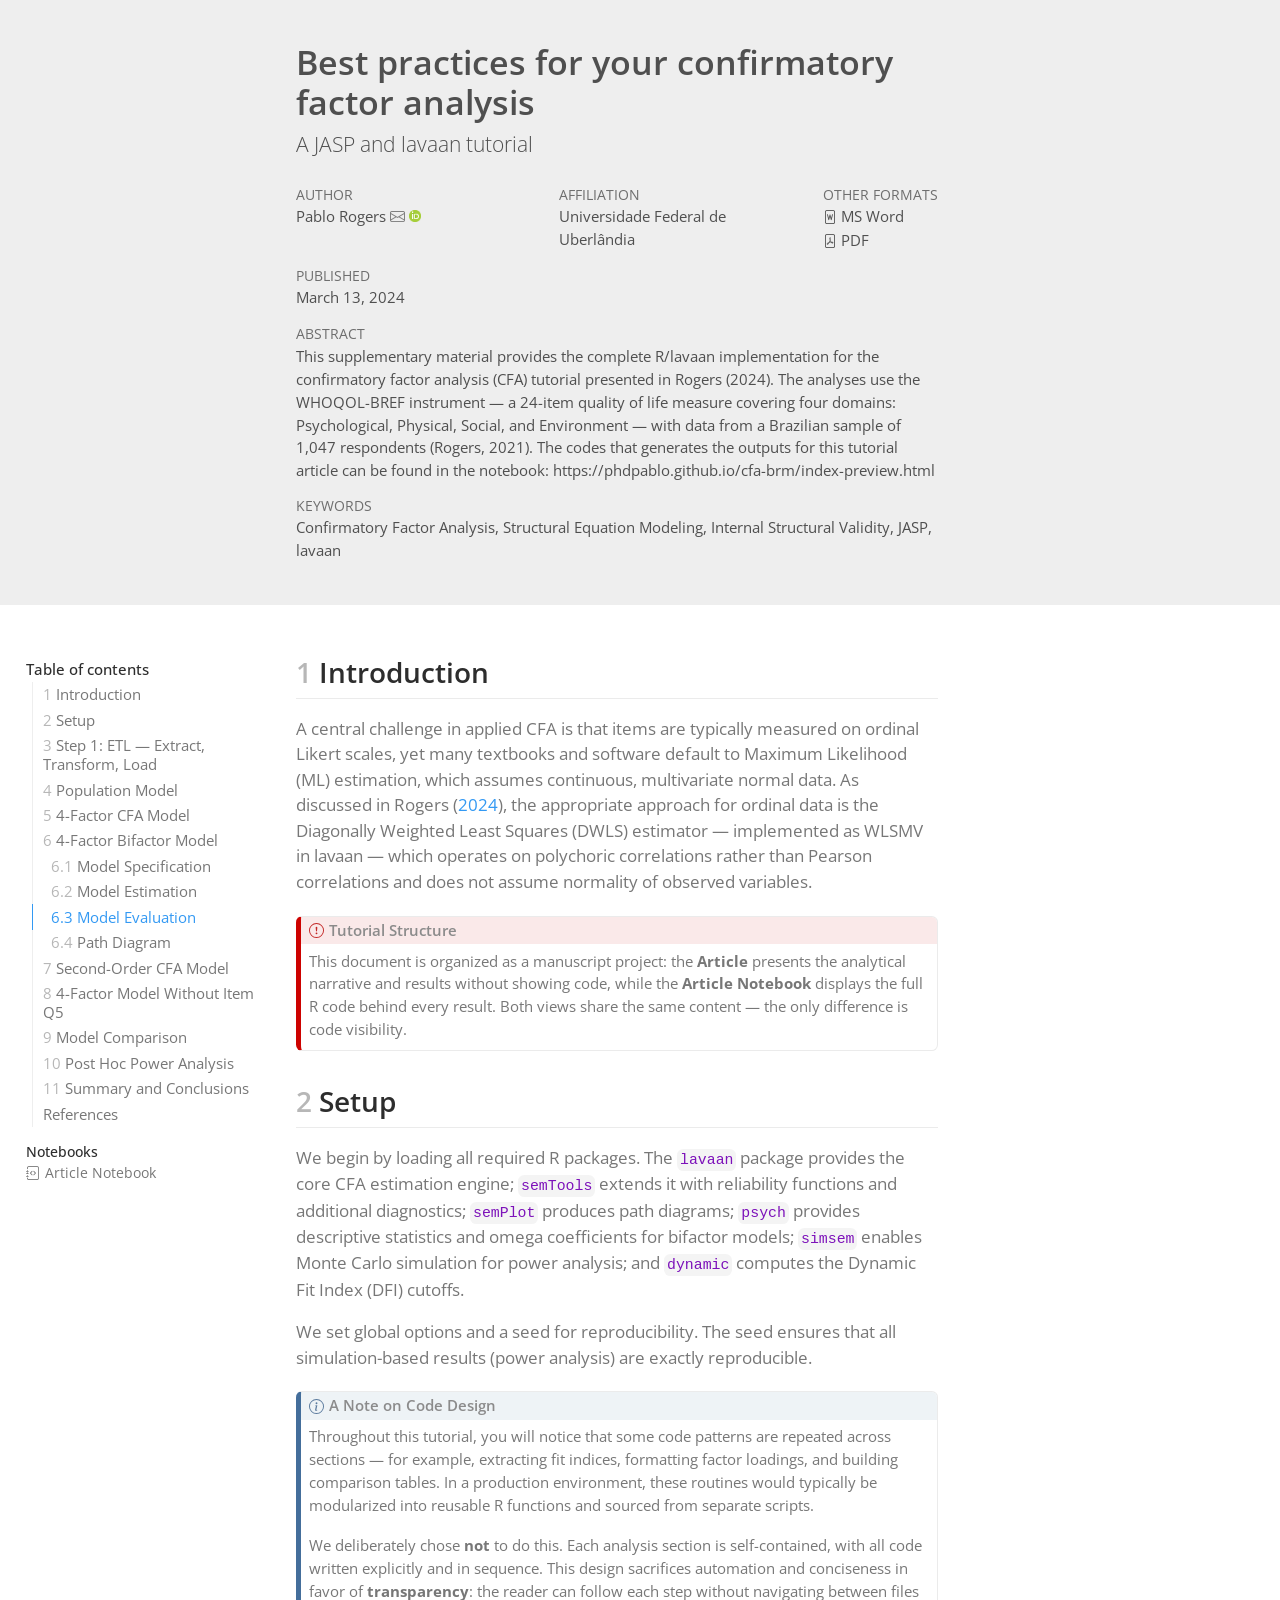
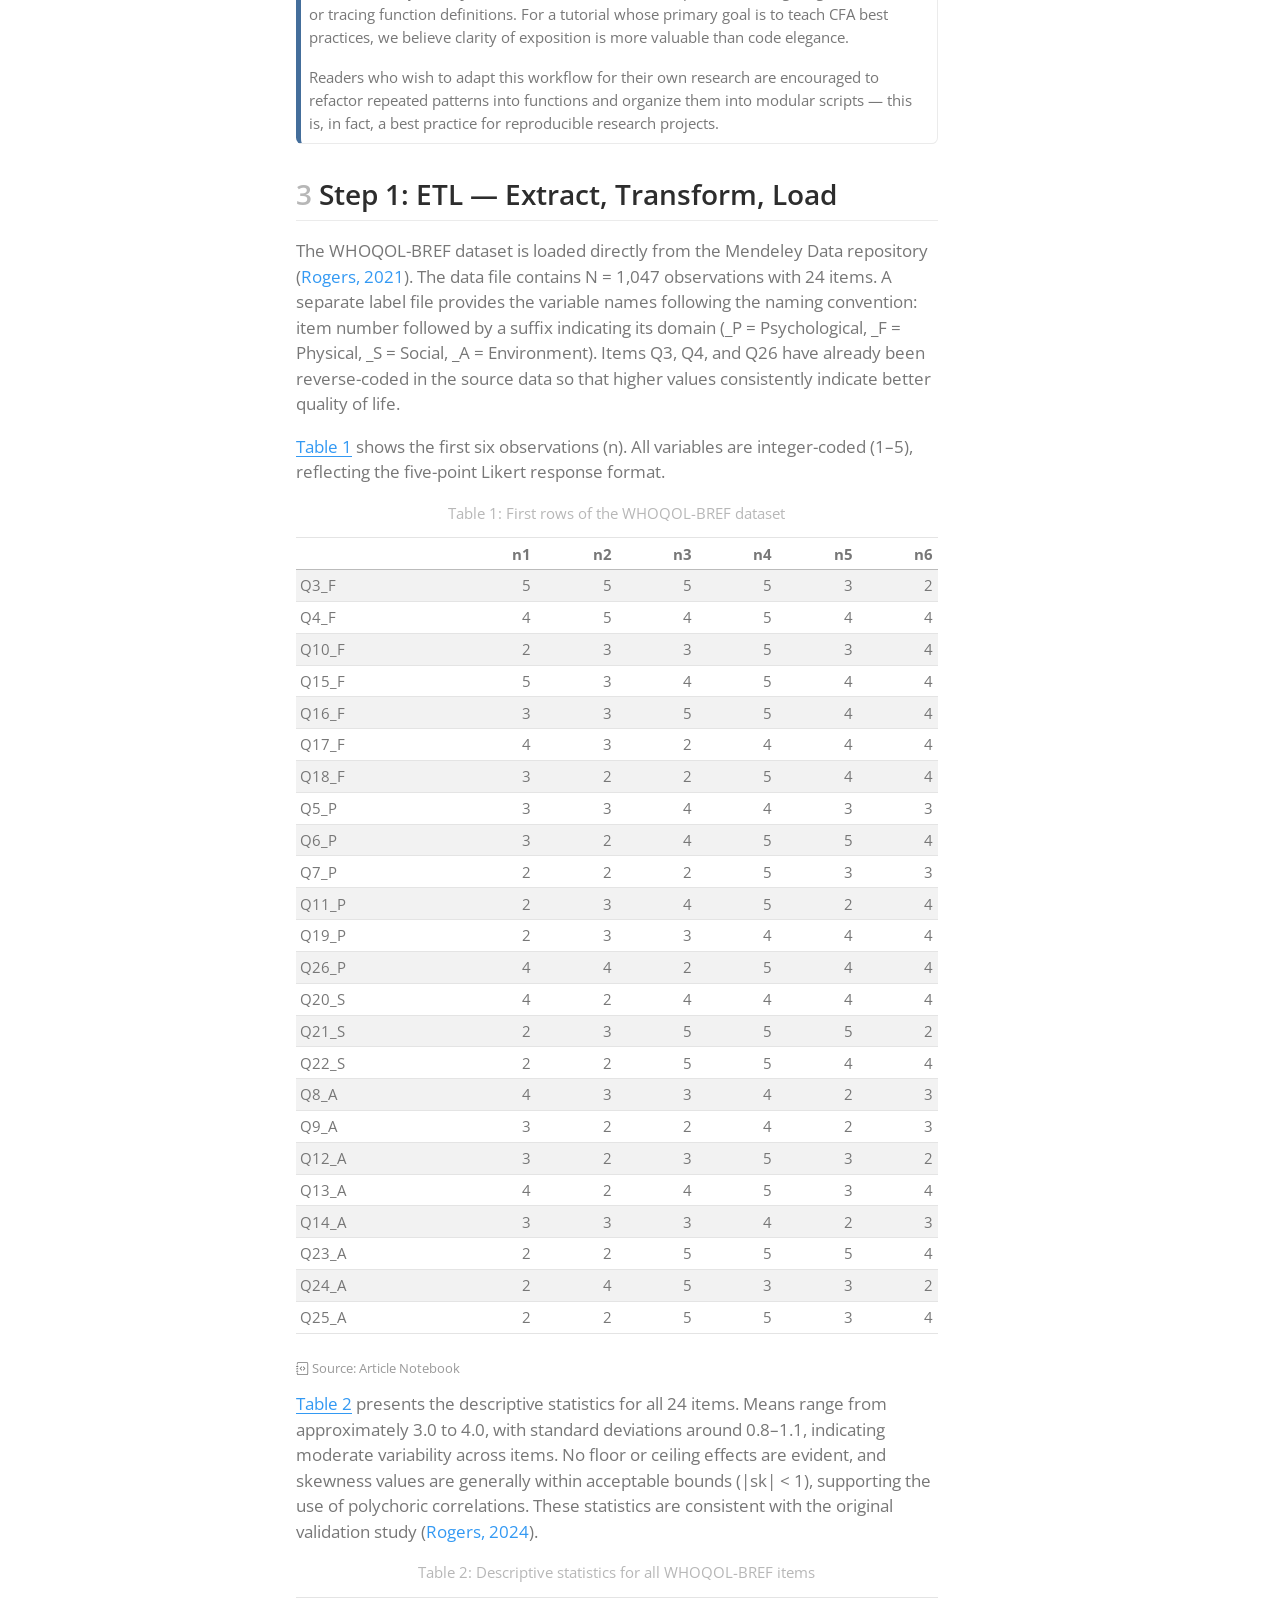
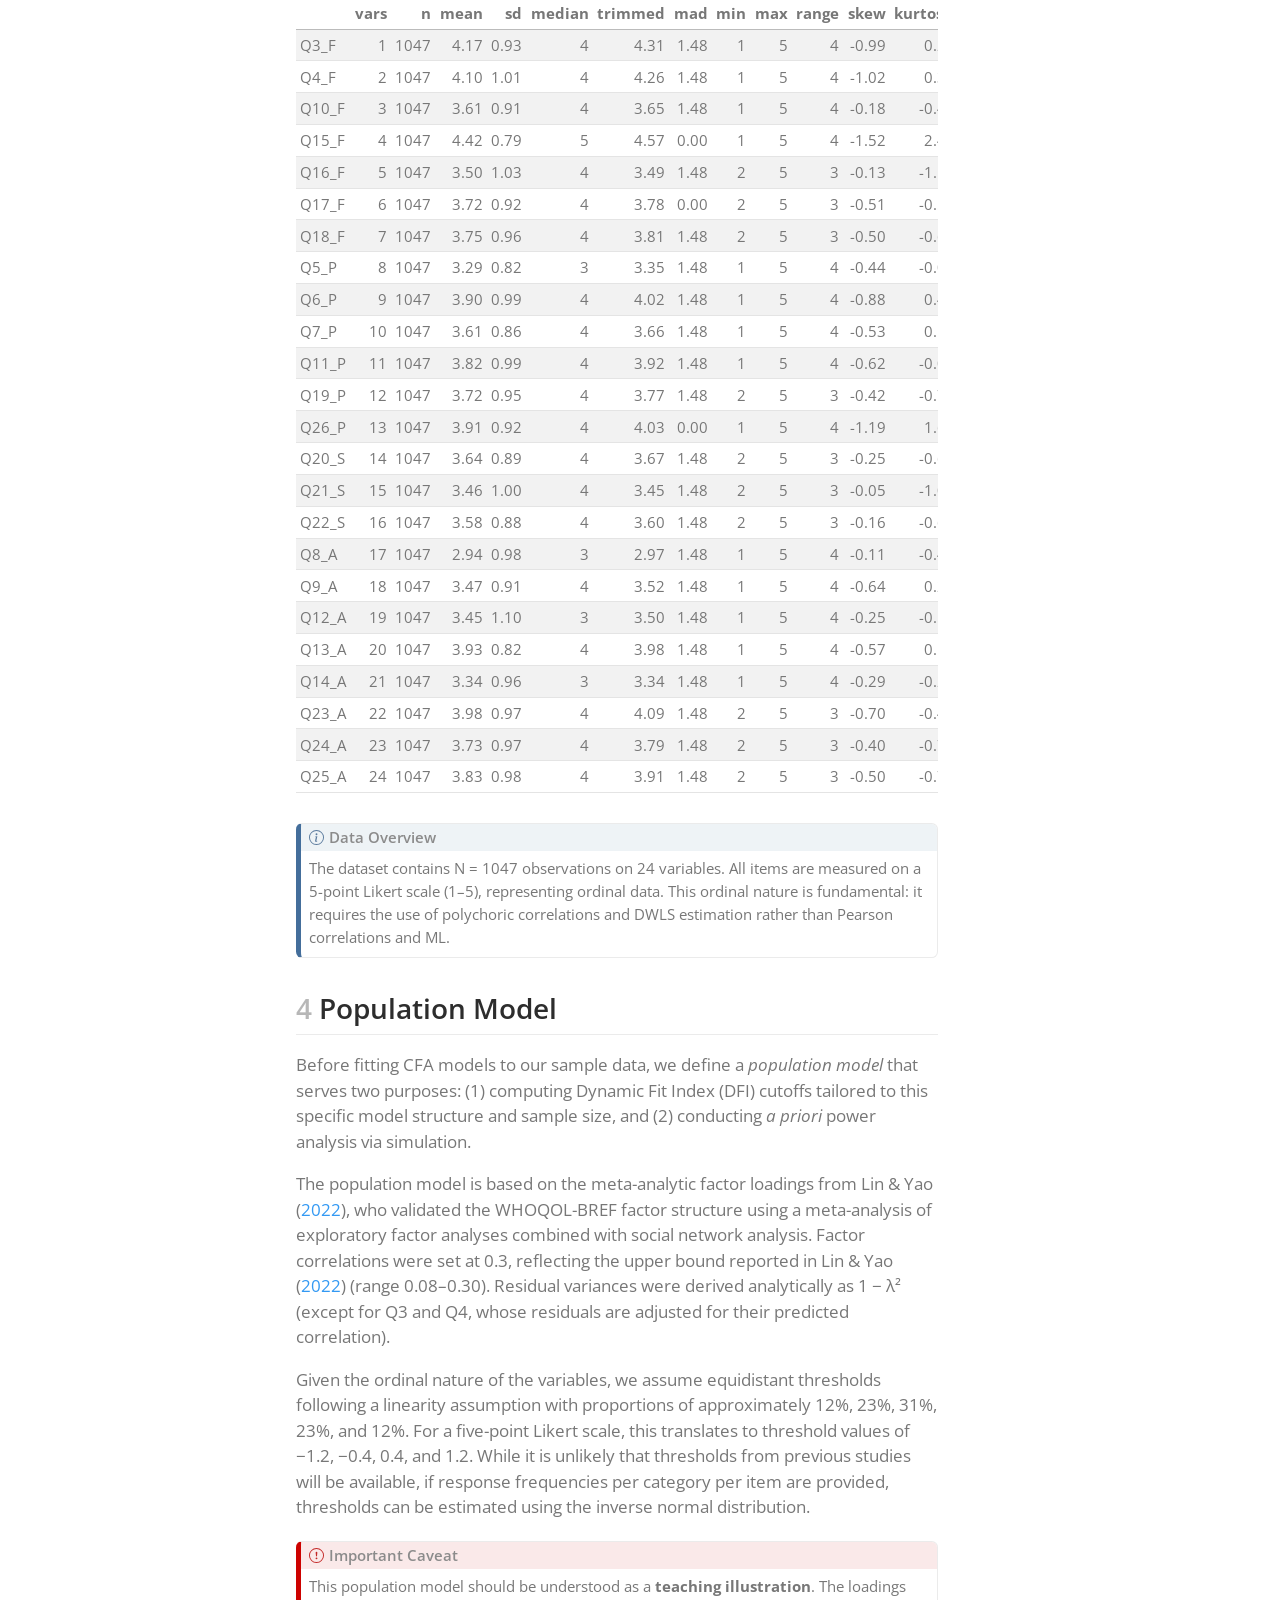
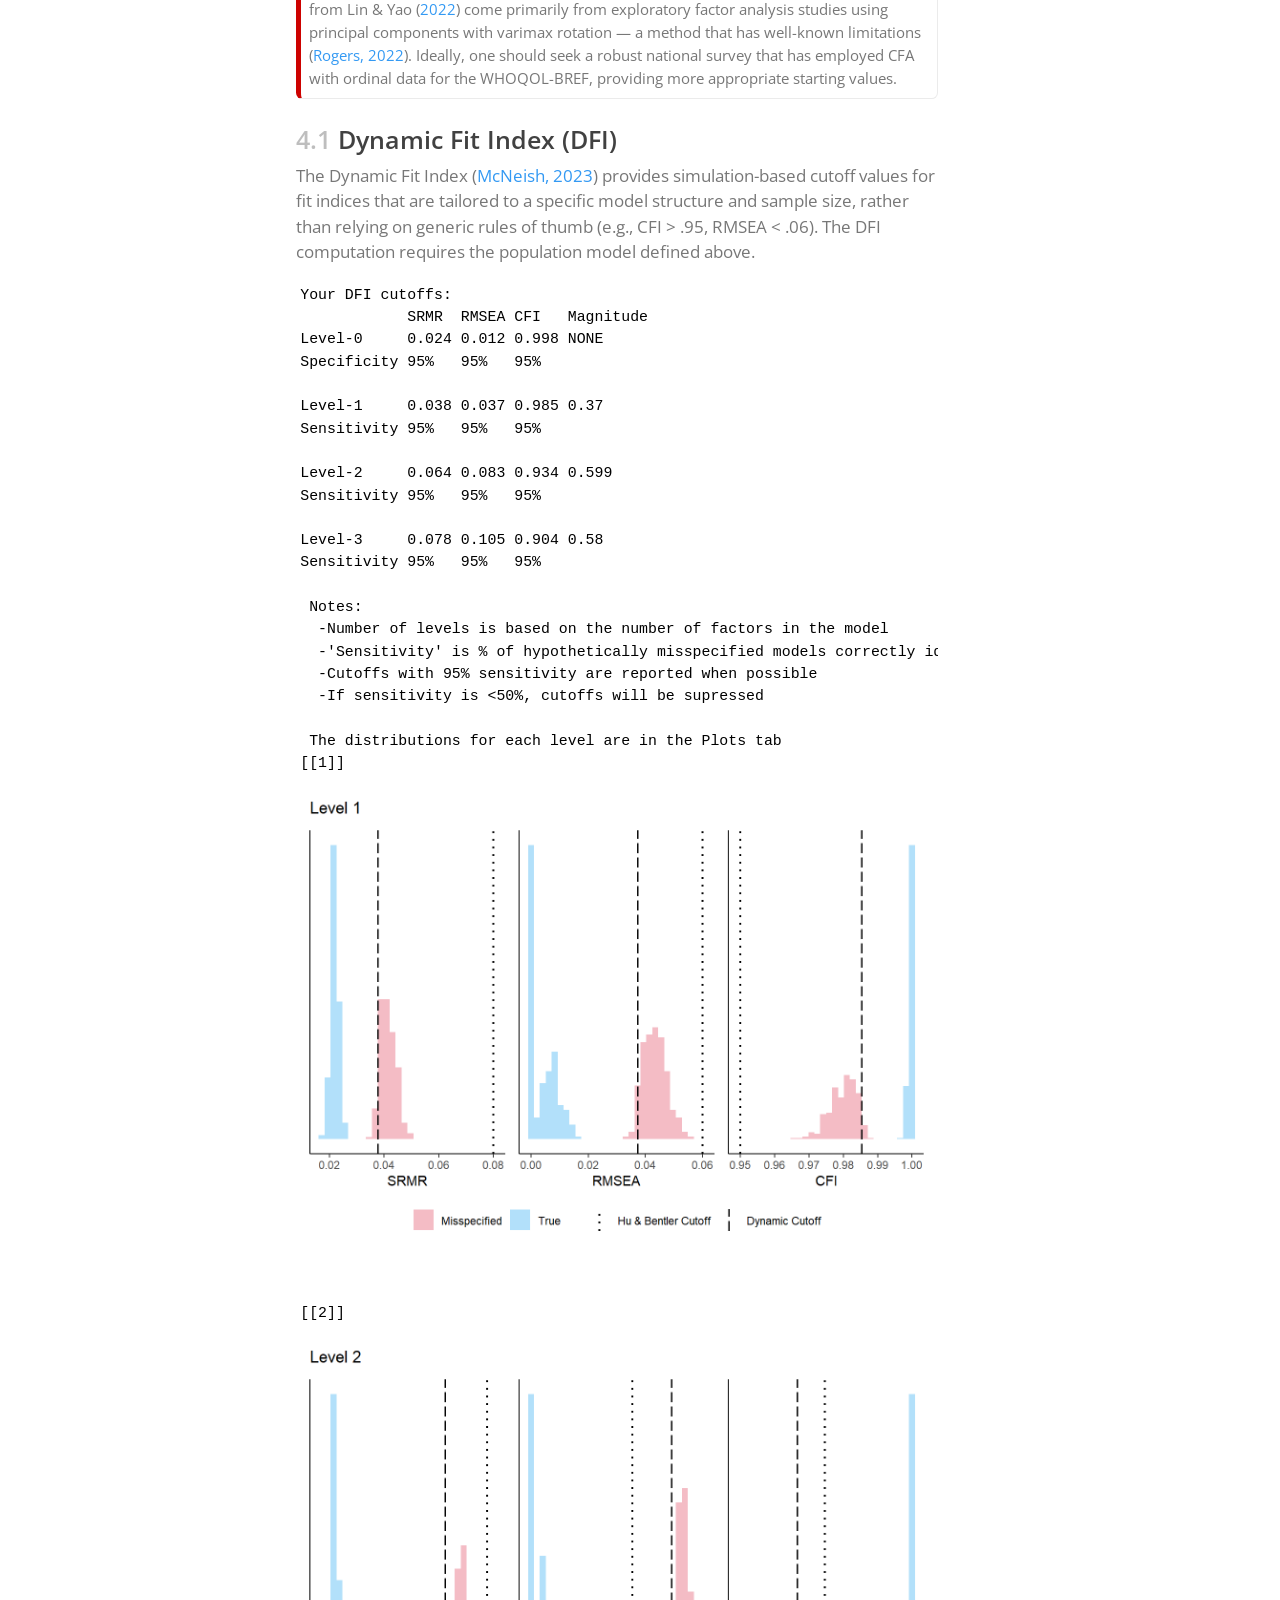
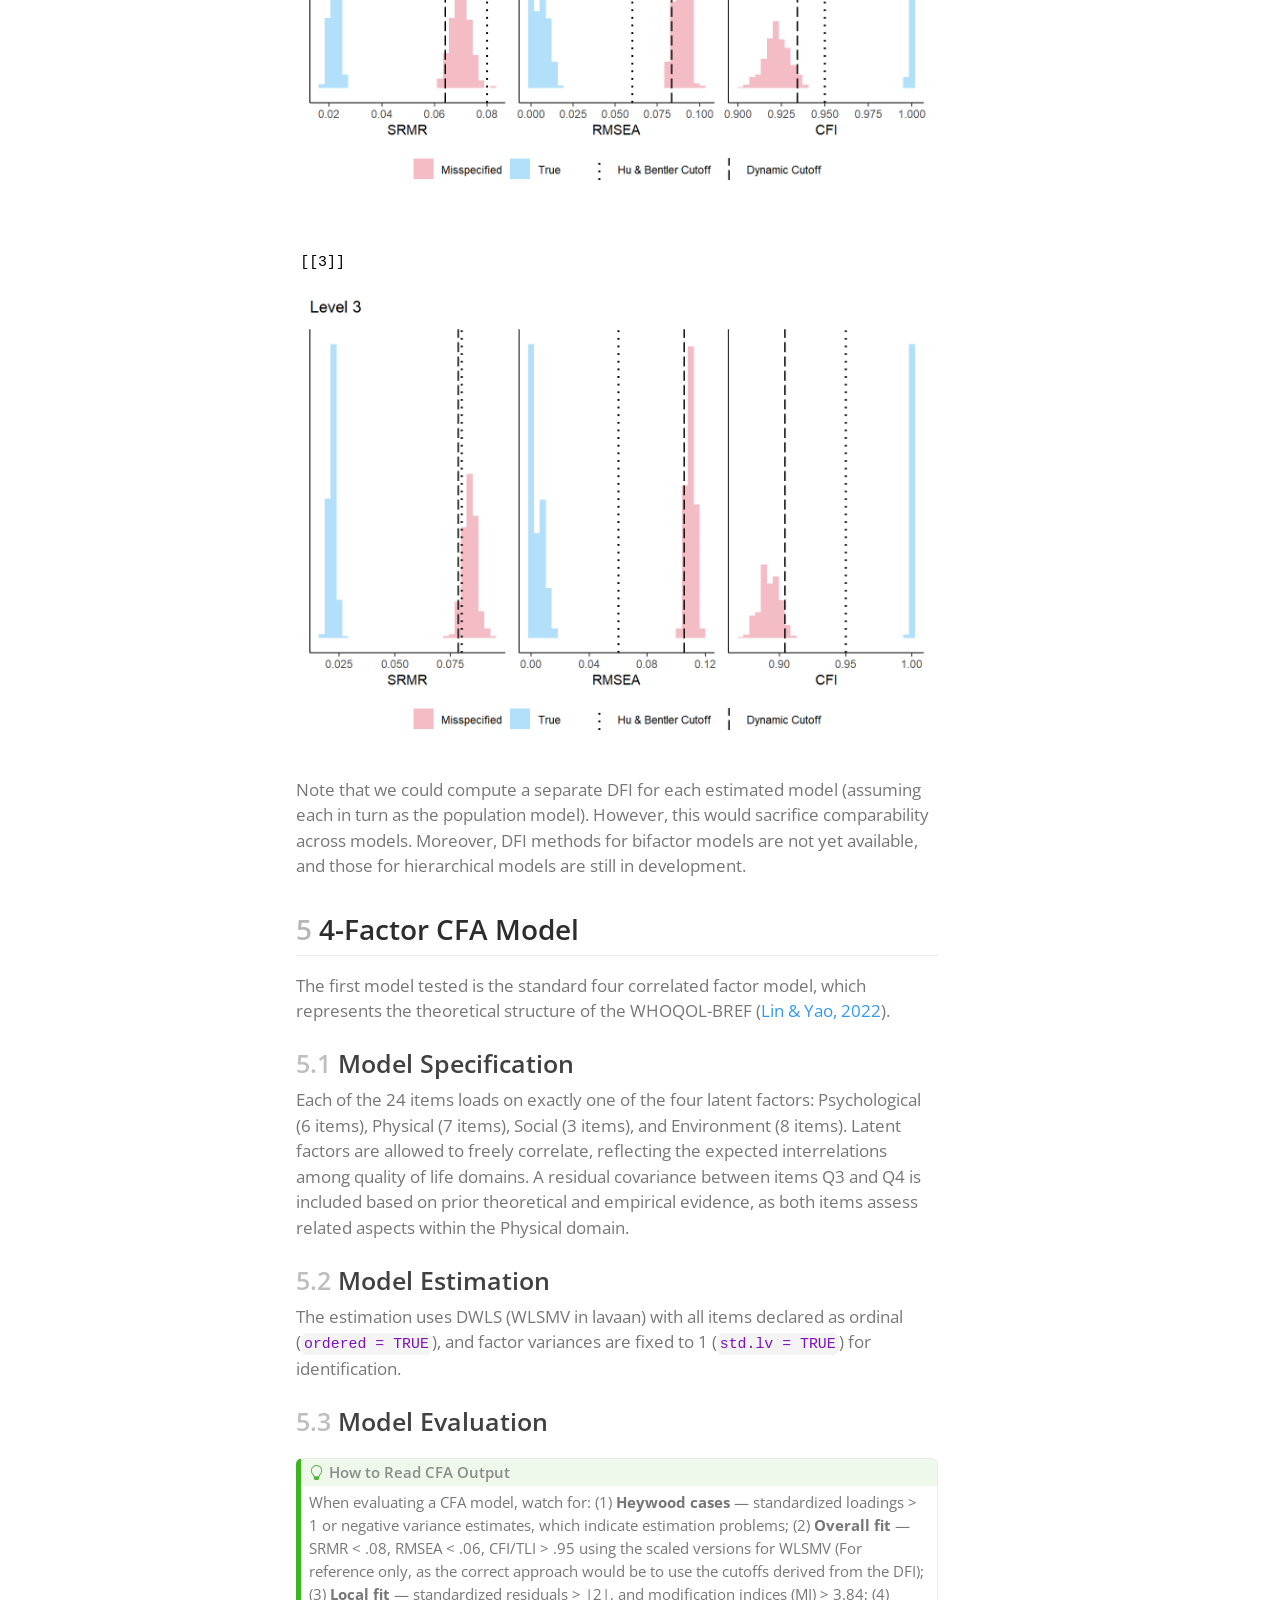
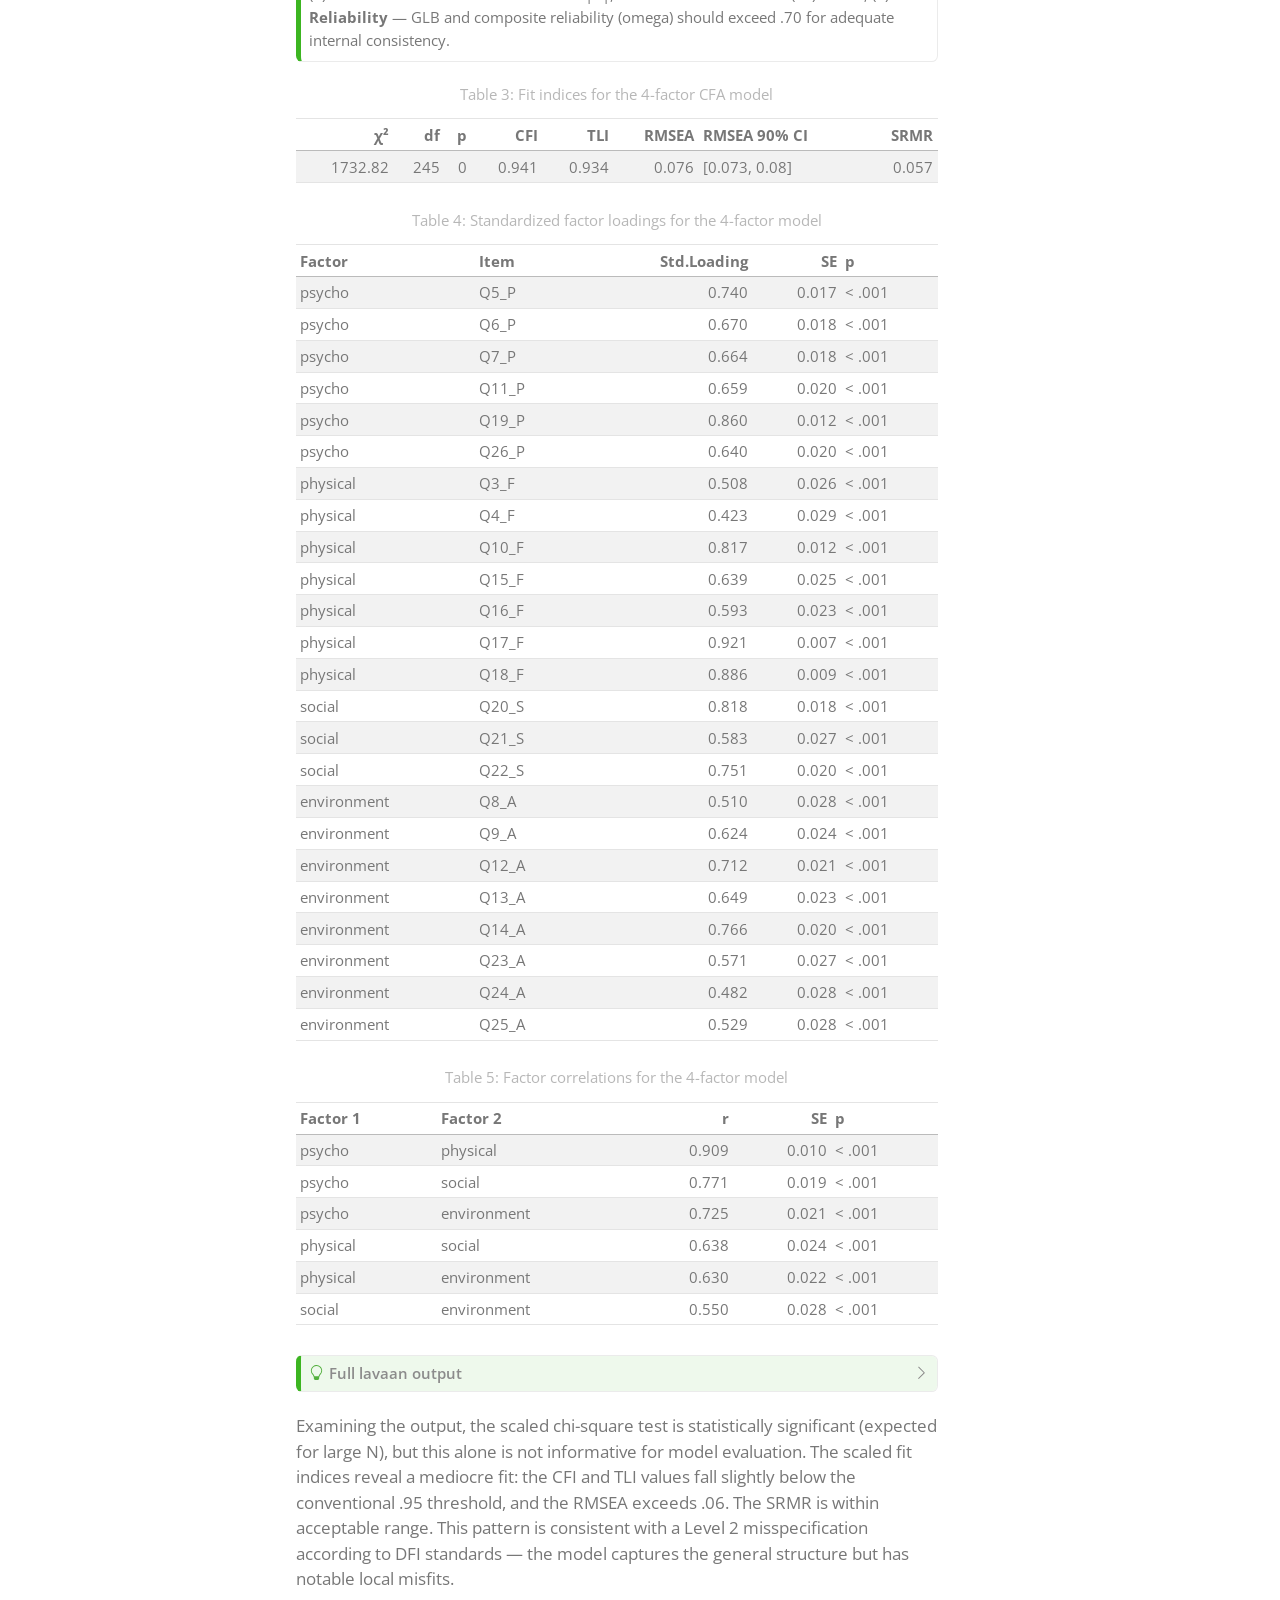
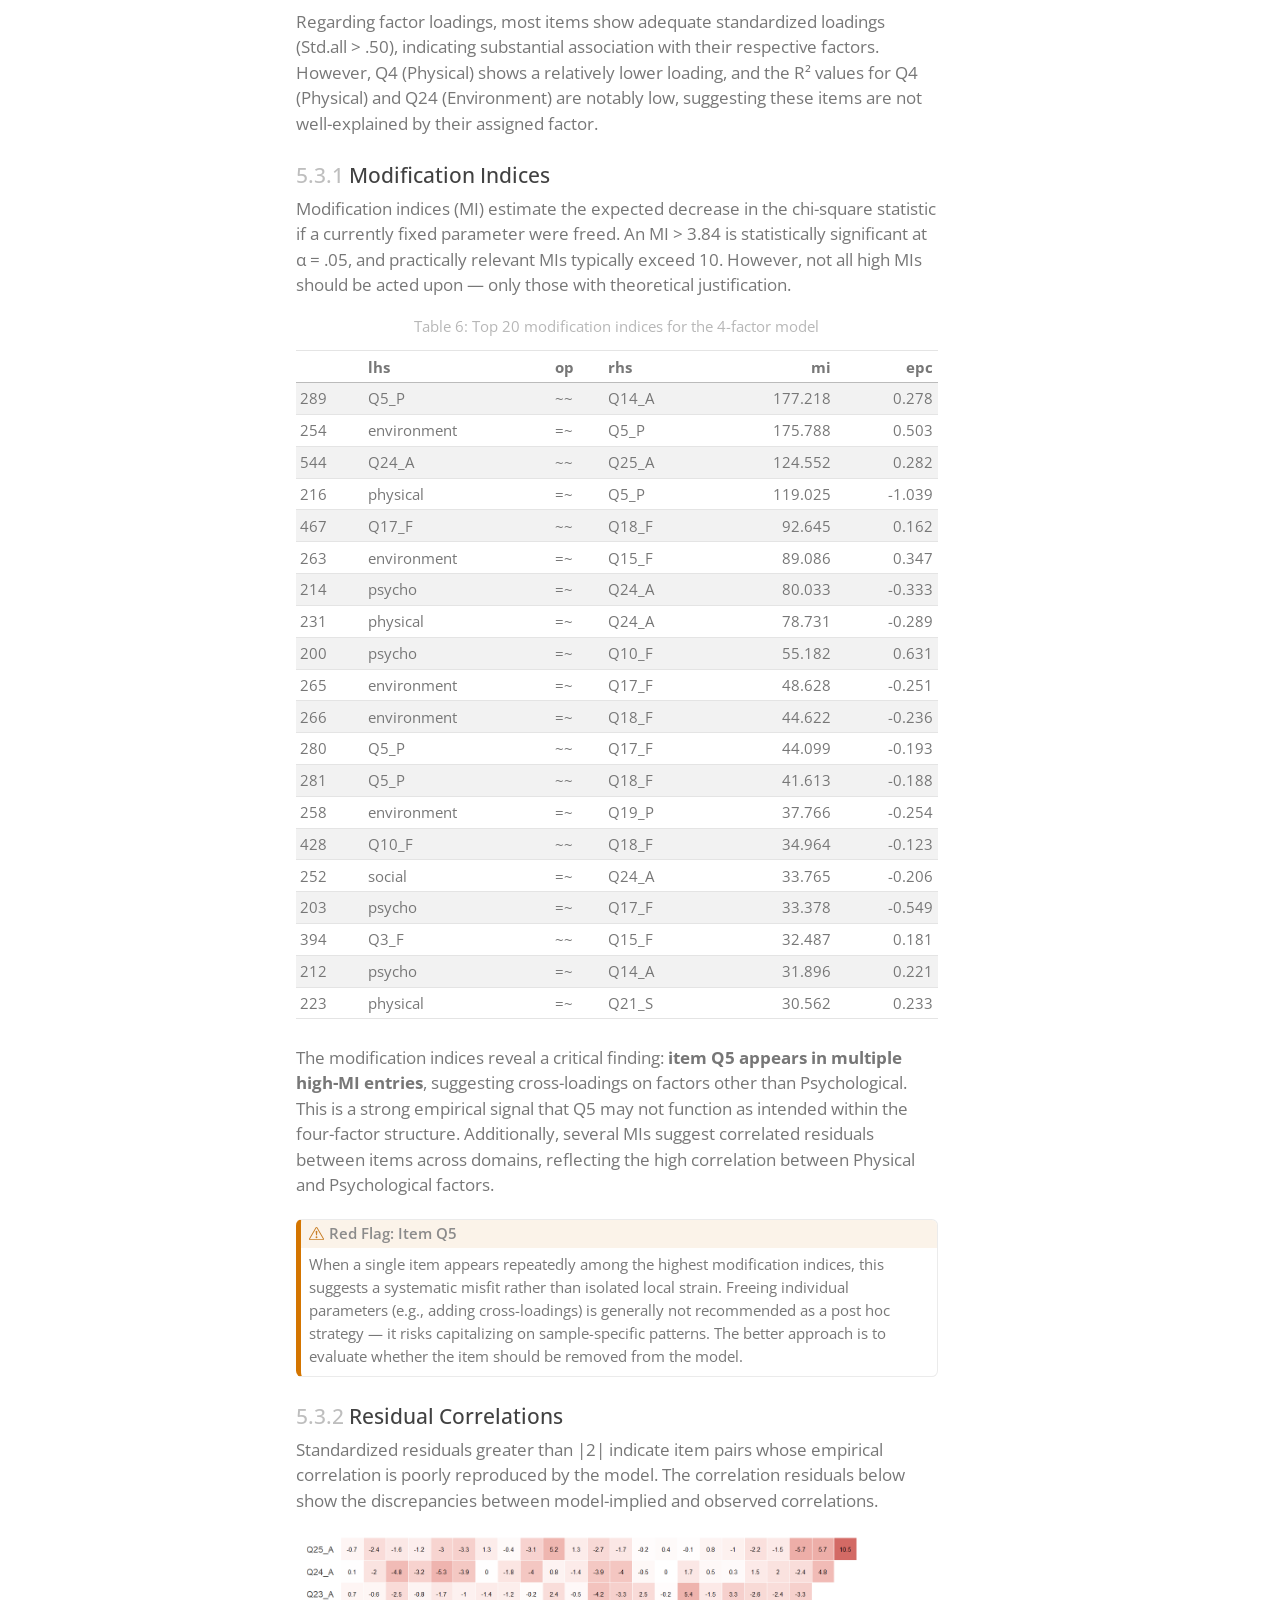
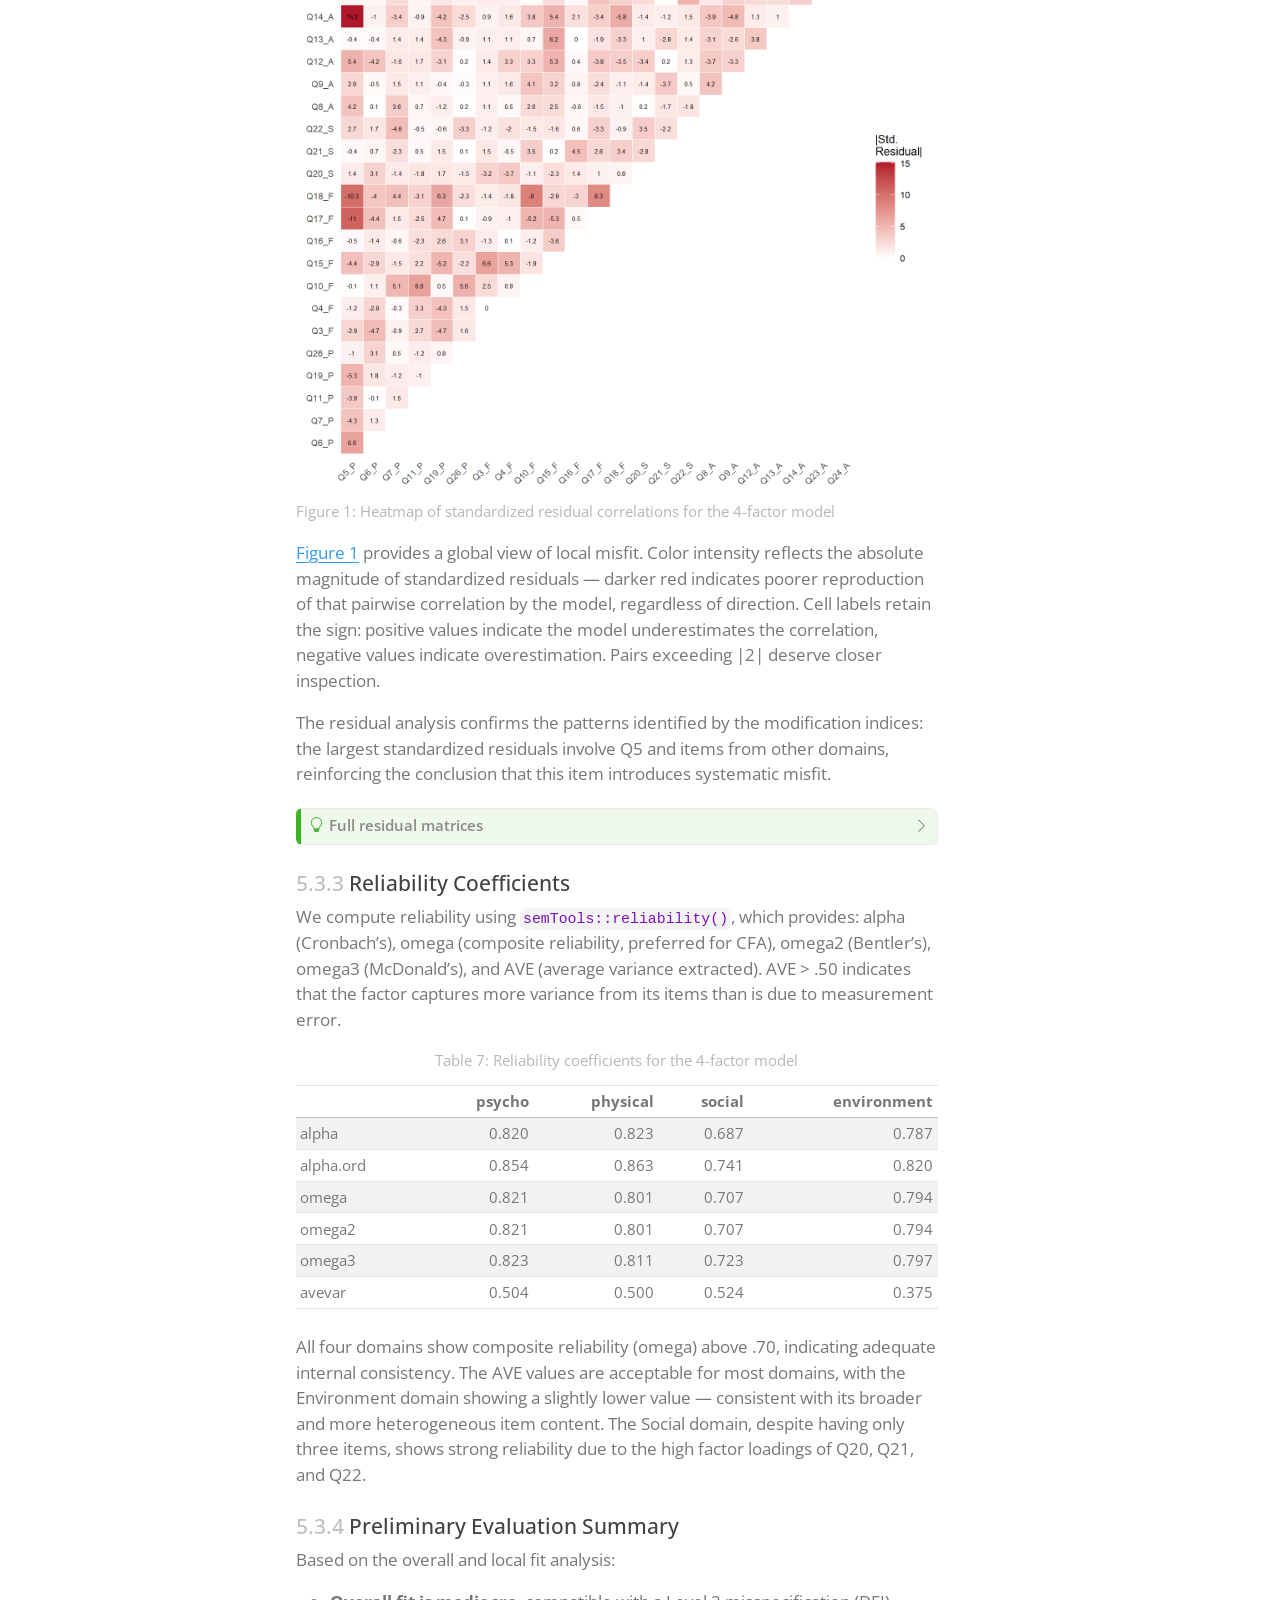
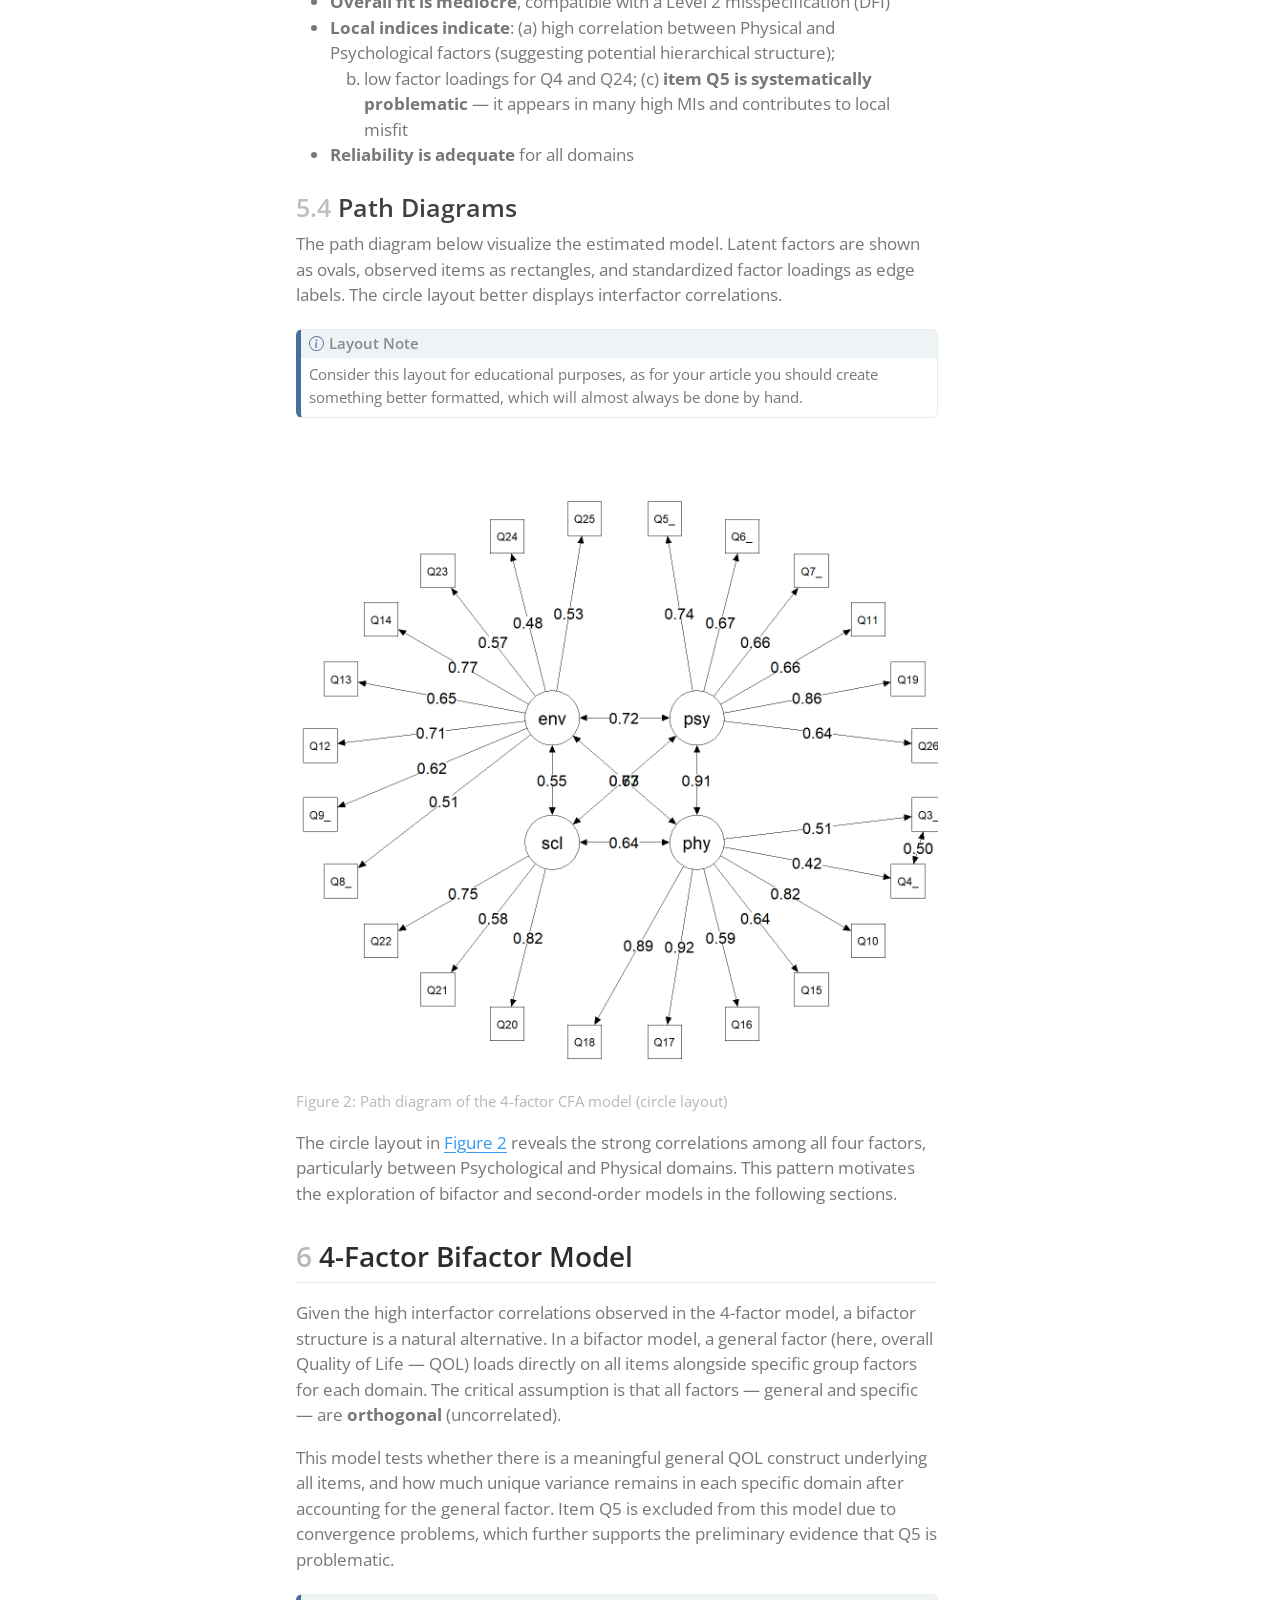
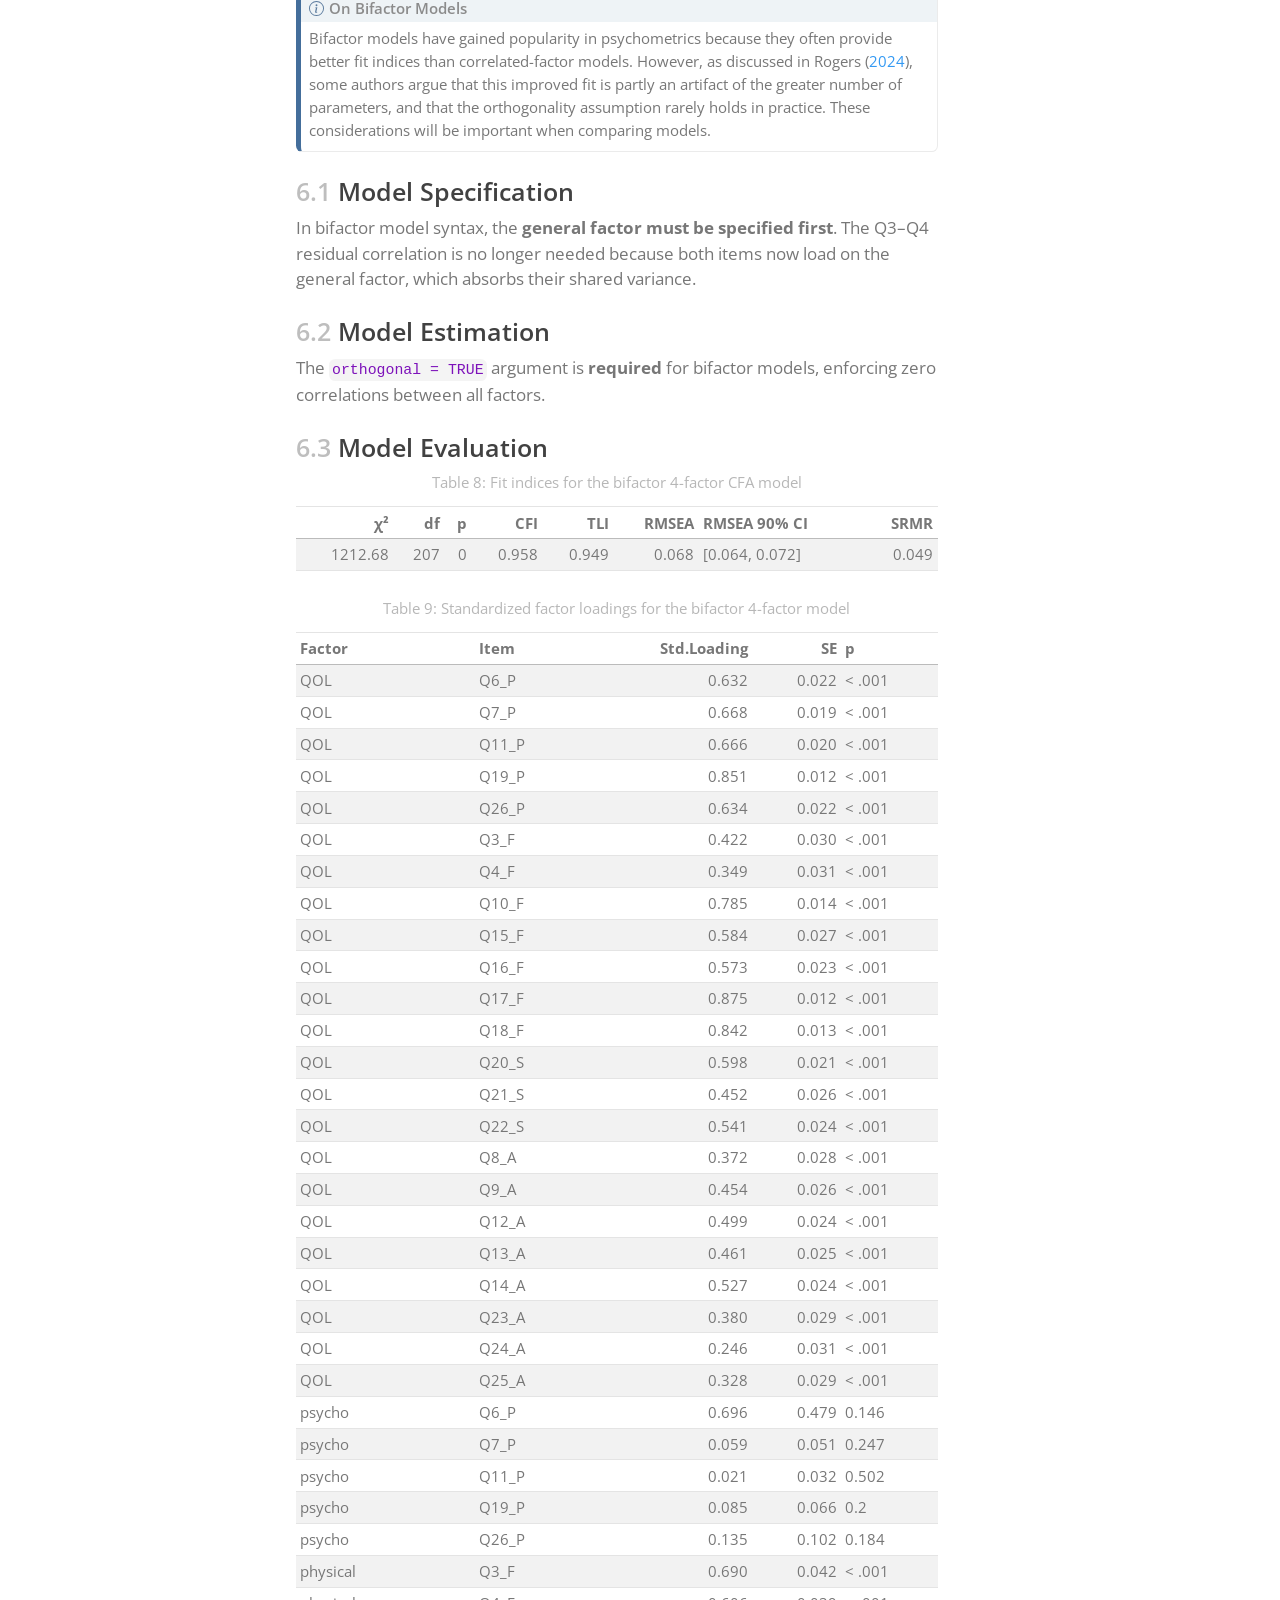
<file: docs/index.html>
<!DOCTYPE html>
<html xmlns="http://www.w3.org/1999/xhtml" lang="en" xml:lang="en"><head>

<meta charset="utf-8">
<meta name="generator" content="quarto-1.8.25">

<meta name="viewport" content="width=device-width, initial-scale=1.0, user-scalable=yes">

<meta name="author" content="Pablo Rogers">
<meta name="dcterms.date" content="2024-03-13">
<meta name="keywords" content="Confirmatory Factor Analysis, Structural Equation Modeling, Internal Structural Validity, JASP, lavaan">

<title>Best practices for your confirmatory factor analysis</title>
<style>
code{white-space: pre-wrap;}
span.smallcaps{font-variant: small-caps;}
div.columns{display: flex; gap: min(4vw, 1.5em);}
div.column{flex: auto; overflow-x: auto;}
div.hanging-indent{margin-left: 1.5em; text-indent: -1.5em;}
ul.task-list{list-style: none;}
ul.task-list li input[type="checkbox"] {
  width: 0.8em;
  margin: 0 0.8em 0.2em -1em; /* quarto-specific, see https://github.com/quarto-dev/quarto-cli/issues/4556 */ 
  vertical-align: middle;
}
/* CSS for syntax highlighting */
html { -webkit-text-size-adjust: 100%; }
pre > code.sourceCode { white-space: pre; position: relative; }
pre > code.sourceCode > span { display: inline-block; line-height: 1.25; }
pre > code.sourceCode > span:empty { height: 1.2em; }
.sourceCode { overflow: visible; }
code.sourceCode > span { color: inherit; text-decoration: inherit; }
div.sourceCode { margin: 1em 0; }
pre.sourceCode { margin: 0; }
@media screen {
div.sourceCode { overflow: auto; }
}
@media print {
pre > code.sourceCode { white-space: pre-wrap; }
pre > code.sourceCode > span { text-indent: -5em; padding-left: 5em; }
}
pre.numberSource code
  { counter-reset: source-line 0; }
pre.numberSource code > span
  { position: relative; left: -4em; counter-increment: source-line; }
pre.numberSource code > span > a:first-child::before
  { content: counter(source-line);
    position: relative; left: -1em; text-align: right; vertical-align: baseline;
    border: none; display: inline-block;
    -webkit-touch-callout: none; -webkit-user-select: none;
    -khtml-user-select: none; -moz-user-select: none;
    -ms-user-select: none; user-select: none;
    padding: 0 4px; width: 4em;
  }
pre.numberSource { margin-left: 3em;  padding-left: 4px; }
div.sourceCode
  {   }
@media screen {
pre > code.sourceCode > span > a:first-child::before { text-decoration: underline; }
}
/* CSS for citations */
div.csl-bib-body { }
div.csl-entry {
  clear: both;
  margin-bottom: 0em;
}
.hanging-indent div.csl-entry {
  margin-left:2em;
  text-indent:-2em;
}
div.csl-left-margin {
  min-width:2em;
  float:left;
}
div.csl-right-inline {
  margin-left:2em;
  padding-left:1em;
}
div.csl-indent {
  margin-left: 2em;
}</style>


<script src="site_libs/clipboard/clipboard.min.js"></script>
<script src="site_libs/quarto-html/quarto.js" type="module"></script>
<script src="site_libs/quarto-html/tabsets/tabsets.js" type="module"></script>
<script src="site_libs/quarto-html/axe/axe-check.js" type="module"></script>
<script src="site_libs/quarto-html/popper.min.js"></script>
<script src="site_libs/quarto-html/tippy.umd.min.js"></script>
<script src="site_libs/quarto-html/anchor.min.js"></script>
<link href="site_libs/quarto-html/tippy.css" rel="stylesheet">
<link href="site_libs/quarto-html/quarto-syntax-highlighting-7b89279ff1a6dce999919e0e67d4d9ec.css" rel="stylesheet" id="quarto-text-highlighting-styles">
<script src="site_libs/bootstrap/bootstrap.min.js"></script>
<link href="site_libs/bootstrap/bootstrap-icons.css" rel="stylesheet">
<link href="site_libs/bootstrap/bootstrap-e261b86ae15e22bf333780d8a72f25c9.min.css" rel="stylesheet" append-hash="true" id="quarto-bootstrap" data-mode="light">
<script src="site_libs/quarto-contrib/glightbox/glightbox.min.js"></script>
<link href="site_libs/quarto-contrib/glightbox/glightbox.min.css" rel="stylesheet">
<link href="site_libs/quarto-contrib/glightbox/lightbox.css" rel="stylesheet">
<script async="" src="https://hypothes.is/embed.js"></script>
<script>
  window.document.addEventListener("DOMContentLoaded", function (_event) {
    document.body.classList.add('hypothesis-enabled');
  });
</script>


<meta name="citation_title" content="Best practices for your confirmatory factor analysis">
<meta name="citation_abstract" content="This supplementary material provides the complete R/lavaan implementation for the confirmatory factor analysis (CFA) tutorial presented in @rogers2024. The analyses use the WHOQOL-BREF instrument — a 24-item quality of life measure covering four domains: Psychological, Physical, Social, and Environment — with data from a Brazilian sample of 1,047 respondents [@rogers2021]. The codes that generates the outputs for this tutorial article can be found in the notebook: [https://phdpablo.github.io/cfa-brm/index-preview.html](https://phdpablo.github.io/cfa-brm/index-preview.html)
">
<meta name="citation_keywords" content="Confirmatory Factor Analysis,Structural Equation Modeling,Internal Structural Validity,JASP,lavaan">
<meta name="citation_author" content="Pablo Rogers">
<meta name="citation_publication_date" content="2024-03-13">
<meta name="citation_cover_date" content="2024-03-13">
<meta name="citation_year" content="2024">
<meta name="citation_online_date" content="2024-03-13">
<meta name="citation_language" content="en">
<meta name="citation_reference" content="citation_title=Dynamic Fit Index Cutoffs for Factor Analysis with Likert, Ordinal, or Binary Responses;,citation_author=Daniel McNeish;,citation_publication_date=2023;,citation_cover_date=2023;,citation_year=2023;,citation_fulltext_html_url=https://doi.org/10.31234/osf.io/tp35s;,citation_journal_title=PsyArXiv Preprints;,citation_publisher=Arizona State University;">
<meta name="citation_reference" content="citation_title=Best Practices for Your Confirmatory Factor Analysis: A JASP and Lavaan Tutorial;,citation_author=Pablo Rogers;,citation_publication_date=2024-03-13;,citation_cover_date=2024-03-13;,citation_year=2024;,citation_fulltext_html_url=https://link.springer.com/10.3758/s13428-024-02375-7;,citation_doi=10.3758/s13428-024-02375-7;,citation_issn=1554-3528;,citation_language=en-US;,citation_journal_title=Behavior Research Methods;,citation_journal_abbrev=Behav Res;">
<meta name="citation_reference" content="citation_title=Validation of the Factor Structure of the WHOQOL-BREF Using Meta-Analysis of Exploration Factor Analysis and Social Network Analysis.;,citation_author=Li-Chung Lin;,citation_author=Grace Yao;,citation_publication_date=2022-07;,citation_cover_date=2022-07;,citation_year=2022;,citation_fulltext_html_url=http://doi.apa.org/getdoi.cfm?doi=10.1037/pas0001122;,citation_issue=7;,citation_doi=10.1037/pas0001122;,citation_issn=1939-134X;,citation_volume=34;,citation_journal_title=Psychological Assessment;,citation_publisher=American Psychological Association (APA);">
<meta name="citation_reference" content="citation_title=Best Practices for Your Exploratory Factor Analysis: A Factor Tutorial;,citation_abstract=Context: Exploratory factor analysis (EFA) is one of the statistical methods most widely used in administration; however, its current practice coexists with rules of thumb and heuristics given half a century ago. Objective: the purpose of this article is to present the best practices and recent recommendations for a typical EFA in administration through a practical solution accessible to researchers. Methods: in this sense, in addition to discussing current practices versus recommended practices, a tutorial with real data on Factor is illustrated. The Factor software is still little known in the administration area, but is freeware, easy-to-use (point and click), and powerful. The step-by-step tutorial illustrated in the article, in addition to the discussions raised and an additional example, is also available in the format of tutorial videos. Conclusion: through the proposed didactic methodology (article-tutorial + video-tutorial), we encourage researchers/methodologists who have mastered a particular technique to do the same. Specifically about EFA, we hope that the presentation of the Factor software, as a first solution, can transcend the current outdated rules of thumb and heuristics, by making best practices accessible to administration researchers.;,citation_author=Pablo Rogers;,citation_publication_date=2022;,citation_cover_date=2022;,citation_year=2022;,citation_fulltext_html_url=https://www.scielo.br/j/rac/a/RL4bNh4w36J9shFHWSvsFDC/;,citation_issue=6;,citation_doi=10.1590/1982-7849rac2022210085.en;,citation_issn=1982-7849;,citation_volume=26;,citation_journal_title=Revista de Administração Contemporânea;">
<meta name="citation_reference" content="citation_title=Data for &amp;amp;amp;quot;Best Practices for Your Exploratory Factor Analysis: A Factor Tutorial&amp;quot;;,citation_author=Pablo Rogers;,citation_publication_date=2021;,citation_cover_date=2021;,citation_year=2021;,citation_fulltext_html_url=https://data.mendeley.com/datasets/rdky78bk8r/2;,citation_doi=10.17632/rdky78bk8r.2;,citation_journal_title=RAC-Revista de Administração Contemporânea;,citation_publisher=Mendeley Data, V2;">
</head>

<body class="quarto-light">

<header id="title-block-header" class="quarto-title-block default toc-left page-columns page-full">
  <div class="quarto-title-banner page-columns page-full">
    <div class="quarto-title column-body">
      <h1 class="title">Best practices for your confirmatory factor analysis</h1>
            <p class="subtitle lead">A JASP and lavaan tutorial</p>
          </div>

    
    <div class="quarto-title-meta-container">
      <div class="quarto-title-meta-column-start">
            <div class="quarto-title-meta-author">
          <div class="quarto-title-meta-heading">Author</div>
          <div class="quarto-title-meta-heading">Affiliation</div>
          
                <div class="quarto-title-meta-contents">
            <p class="author">Pablo Rogers <a href="mailto:pablorogers@ufu.br" class="quarto-title-author-email"><i class="bi bi-envelope"></i></a> <a href="https://orcid.org/0000-0002-0093-3834" class="quarto-title-author-orcid"> <img src="[data-uri]"></a></p>
          </div>
                <div class="quarto-title-meta-contents">
                    <p class="affiliation">
                        Universidade Federal de Uberlândia
                      </p>
                  </div>
                    </div>
        
        <div class="quarto-title-meta">

                      
                <div>
            <div class="quarto-title-meta-heading">Published</div>
            <div class="quarto-title-meta-contents">
              <p class="date">March 13, 2024</p>
            </div>
          </div>
          
                
              </div>
      </div>
      <div class="quarto-title-meta-column-end quarto-other-formats-target">
      <div class="quarto-alternate-formats"><div class="quarto-title-meta-heading">Other Formats</div><div class="quarto-title-meta-contents"><p><a href="index.docx"><i class="bi bi-file-word"></i>MS Word</a></p></div><div class="quarto-title-meta-contents"><p><a href="index.pdf"><i class="bi bi-file-pdf"></i>PDF</a></p></div></div></div>
    </div>

    <div>
      <div class="abstract">
        <div class="block-title">Abstract</div>
        <p>This supplementary material provides the complete R/lavaan implementation for the confirmatory factor analysis (CFA) tutorial presented in <span class="citation" data-cites="rogers2024">Rogers (<a href="#ref-rogers2024" role="doc-biblioref">2024</a>)</span>. The analyses use the WHOQOL-BREF instrument — a 24-item quality of life measure covering four domains: Psychological, Physical, Social, and Environment — with data from a Brazilian sample of 1,047 respondents <span class="citation" data-cites="rogers2021">(<a href="#ref-rogers2021" role="doc-biblioref">Rogers, 2021</a>)</span>. The codes that generates the outputs for this tutorial article can be found in the notebook: <a href="https://phdpablo.github.io/cfa-brm/index-preview.html">https://phdpablo.github.io/cfa-brm/index-preview.html</a></p>
      </div>
    </div>

    <div>
      <div class="keywords">
        <div class="block-title">Keywords</div>
        <p>Confirmatory Factor Analysis, Structural Equation Modeling, Internal Structural Validity, JASP, lavaan</p>
      </div>
    </div>

    <div class="quarto-other-links-text-target">
    </div>  </div>
</header><div id="quarto-content" class="page-columns page-rows-contents page-layout-article toc-left">
<div id="quarto-sidebar-toc-left" class="sidebar toc-left">
  <nav id="TOC" role="doc-toc" class="toc-active">
    <h2 id="toc-title">Table of contents</h2>
   
  <ul>
  <li><a href="#introduction" id="toc-introduction" class="nav-link active" data-scroll-target="#introduction"><span class="header-section-number">1</span> Introduction</a></li>
  <li><a href="#setup" id="toc-setup" class="nav-link" data-scroll-target="#setup"><span class="header-section-number">2</span> Setup</a></li>
  <li><a href="#sec-etl" id="toc-sec-etl" class="nav-link" data-scroll-target="#sec-etl"><span class="header-section-number">3</span> Step 1: ETL — Extract, Transform, Load</a></li>
  <li><a href="#sec-popmodel" id="toc-sec-popmodel" class="nav-link" data-scroll-target="#sec-popmodel"><span class="header-section-number">4</span> Population Model</a>
  <ul class="collapse">
  <li><a href="#sec-dfi" id="toc-sec-dfi" class="nav-link" data-scroll-target="#sec-dfi"><span class="header-section-number">4.1</span> Dynamic Fit Index (DFI)</a></li>
  </ul></li>
  <li><a href="#sec-4f" id="toc-sec-4f" class="nav-link" data-scroll-target="#sec-4f"><span class="header-section-number">5</span> 4-Factor CFA Model</a>
  <ul class="collapse">
  <li><a href="#model-specification" id="toc-model-specification" class="nav-link" data-scroll-target="#model-specification"><span class="header-section-number">5.1</span> Model Specification</a></li>
  <li><a href="#model-estimation" id="toc-model-estimation" class="nav-link" data-scroll-target="#model-estimation"><span class="header-section-number">5.2</span> Model Estimation</a></li>
  <li><a href="#sec-eval-4f" id="toc-sec-eval-4f" class="nav-link" data-scroll-target="#sec-eval-4f"><span class="header-section-number">5.3</span> Model Evaluation</a></li>
  <li><a href="#path-diagrams" id="toc-path-diagrams" class="nav-link" data-scroll-target="#path-diagrams"><span class="header-section-number">5.4</span> Path Diagrams</a></li>
  </ul></li>
  <li><a href="#sec-bifactor" id="toc-sec-bifactor" class="nav-link" data-scroll-target="#sec-bifactor"><span class="header-section-number">6</span> 4-Factor Bifactor Model</a>
  <ul class="collapse">
  <li><a href="#model-specification-1" id="toc-model-specification-1" class="nav-link" data-scroll-target="#model-specification-1"><span class="header-section-number">6.1</span> Model Specification</a></li>
  <li><a href="#model-estimation-1" id="toc-model-estimation-1" class="nav-link" data-scroll-target="#model-estimation-1"><span class="header-section-number">6.2</span> Model Estimation</a></li>
  <li><a href="#model-evaluation" id="toc-model-evaluation" class="nav-link" data-scroll-target="#model-evaluation"><span class="header-section-number">6.3</span> Model Evaluation</a></li>
  <li><a href="#path-diagram" id="toc-path-diagram" class="nav-link" data-scroll-target="#path-diagram"><span class="header-section-number">6.4</span> Path Diagram</a></li>
  </ul></li>
  <li><a href="#sec-2nd" id="toc-sec-2nd" class="nav-link" data-scroll-target="#sec-2nd"><span class="header-section-number">7</span> Second-Order CFA Model</a>
  <ul class="collapse">
  <li><a href="#model-specification-2" id="toc-model-specification-2" class="nav-link" data-scroll-target="#model-specification-2"><span class="header-section-number">7.1</span> Model Specification</a></li>
  <li><a href="#model-estimation-2" id="toc-model-estimation-2" class="nav-link" data-scroll-target="#model-estimation-2"><span class="header-section-number">7.2</span> Model Estimation</a></li>
  <li><a href="#model-evaluation-1" id="toc-model-evaluation-1" class="nav-link" data-scroll-target="#model-evaluation-1"><span class="header-section-number">7.3</span> Model Evaluation</a></li>
  <li><a href="#path-diagram-1" id="toc-path-diagram-1" class="nav-link" data-scroll-target="#path-diagram-1"><span class="header-section-number">7.4</span> Path Diagram</a></li>
  </ul></li>
  <li><a href="#sec-4fb" id="toc-sec-4fb" class="nav-link" data-scroll-target="#sec-4fb"><span class="header-section-number">8</span> 4-Factor Model Without Item Q5</a>
  <ul class="collapse">
  <li><a href="#model-specification-3" id="toc-model-specification-3" class="nav-link" data-scroll-target="#model-specification-3"><span class="header-section-number">8.1</span> Model Specification</a></li>
  <li><a href="#model-estimation-3" id="toc-model-estimation-3" class="nav-link" data-scroll-target="#model-estimation-3"><span class="header-section-number">8.2</span> Model Estimation</a></li>
  <li><a href="#model-evaluation-2" id="toc-model-evaluation-2" class="nav-link" data-scroll-target="#model-evaluation-2"><span class="header-section-number">8.3</span> Model Evaluation</a></li>
  <li><a href="#path-diagram-2" id="toc-path-diagram-2" class="nav-link" data-scroll-target="#path-diagram-2"><span class="header-section-number">8.4</span> Path Diagram</a></li>
  </ul></li>
  <li><a href="#sec-comparison" id="toc-sec-comparison" class="nav-link" data-scroll-target="#sec-comparison"><span class="header-section-number">9</span> Model Comparison</a></li>
  <li><a href="#sec-power" id="toc-sec-power" class="nav-link" data-scroll-target="#sec-power"><span class="header-section-number">10</span> Post Hoc Power Analysis</a>
  <ul class="collapse">
  <li><a href="#define-cutoff-values" id="toc-define-cutoff-values" class="nav-link" data-scroll-target="#define-cutoff-values"><span class="header-section-number">10.1</span> Define Cutoff Values</a></li>
  <li><a href="#run-simulation" id="toc-run-simulation" class="nav-link" data-scroll-target="#run-simulation"><span class="header-section-number">10.2</span> Run Simulation</a></li>
  <li><a href="#fit-index-cutoffs" id="toc-fit-index-cutoffs" class="nav-link" data-scroll-target="#fit-index-cutoffs"><span class="header-section-number">10.3</span> Fit Index Cutoffs</a></li>
  <li><a href="#power-to-detect-misfit" id="toc-power-to-detect-misfit" class="nav-link" data-scroll-target="#power-to-detect-misfit"><span class="header-section-number">10.4</span> Power to Detect Misfit</a></li>
  <li><a href="#sampling-distributions-of-fit-indices" id="toc-sampling-distributions-of-fit-indices" class="nav-link" data-scroll-target="#sampling-distributions-of-fit-indices"><span class="header-section-number">10.5</span> Sampling Distributions of Fit Indices</a></li>
  <li><a href="#detailed-parameter-summary" id="toc-detailed-parameter-summary" class="nav-link" data-scroll-target="#detailed-parameter-summary"><span class="header-section-number">10.6</span> Detailed Parameter Summary</a></li>
  </ul></li>
  <li><a href="#sec-conclusions" id="toc-sec-conclusions" class="nav-link" data-scroll-target="#sec-conclusions"><span class="header-section-number">11</span> Summary and Conclusions</a></li>
  <li><a href="#references" id="toc-references" class="nav-link" data-scroll-target="#references">References</a></li>
  </ul>
<div class="quarto-alternate-notebooks"><h2>Notebooks</h2><ul><li><a href="index-preview.html"><i class="bi bi-journal-code"></i>Article Notebook</a></li></ul></div></nav>
</div>
<div id="quarto-margin-sidebar" class="sidebar margin-sidebar zindex-bottom">
</div>
<main class="content quarto-banner-title-block" id="quarto-document-content">



  


<section id="introduction" class="level2" data-number="1">
<h2 data-number="1" class="anchored" data-anchor-id="introduction"><span class="header-section-number">1</span> Introduction</h2>
<p>A central challenge in applied CFA is that items are typically measured on ordinal Likert scales, yet many textbooks and software default to Maximum Likelihood (ML) estimation, which assumes continuous, multivariate normal data. As discussed in <span class="citation" data-cites="rogers2024">Rogers (<a href="#ref-rogers2024" role="doc-biblioref">2024</a>)</span>, the appropriate approach for ordinal data is the Diagonally Weighted Least Squares (DWLS) estimator — implemented as WLSMV in lavaan — which operates on polychoric correlations rather than Pearson correlations and does not assume normality of observed variables.</p>
<div class="callout callout-style-default callout-important callout-titled">
<div class="callout-header d-flex align-content-center">
<div class="callout-icon-container">
<i class="callout-icon"></i>
</div>
<div class="callout-title-container flex-fill">
<span class="screen-reader-only">Important</span>Tutorial Structure
</div>
</div>
<div class="callout-body-container callout-body">
<p>This document is organized as a manuscript project: the <strong>Article</strong> presents the analytical narrative and results without showing code, while the <strong>Article Notebook</strong> displays the full R code behind every result. Both views share the same content — the only difference is code visibility.</p>
</div>
</div>
</section>
<section id="setup" class="level2" data-number="2">
<h2 data-number="2" class="anchored" data-anchor-id="setup"><span class="header-section-number">2</span> Setup</h2>
<p>We begin by loading all required R packages. The <code>lavaan</code> package provides the core CFA estimation engine; <code>semTools</code> extends it with reliability functions and additional diagnostics; <code>semPlot</code> produces path diagrams; <code>psych</code> provides descriptive statistics and omega coefficients for bifactor models; <code>simsem</code> enables Monte Carlo simulation for power analysis; and <code>dynamic</code> computes the Dynamic Fit Index (DFI) cutoffs.</p>
<p>We set global options and a seed for reproducibility. The seed ensures that all simulation-based results (power analysis) are exactly reproducible.</p>
<div class="callout callout-style-default callout-note callout-titled">
<div class="callout-header d-flex align-content-center">
<div class="callout-icon-container">
<i class="callout-icon"></i>
</div>
<div class="callout-title-container flex-fill">
<span class="screen-reader-only">Note</span>A Note on Code Design
</div>
</div>
<div class="callout-body-container callout-body">
<p>Throughout this tutorial, you will notice that some code patterns are repeated across sections — for example, extracting fit indices, formatting factor loadings, and building comparison tables. In a production environment, these routines would typically be modularized into reusable R functions and sourced from separate scripts.</p>
<p>We deliberately chose <strong>not</strong> to do this. Each analysis section is self-contained, with all code written explicitly and in sequence. This design sacrifices automation and conciseness in favor of <strong>transparency</strong>: the reader can follow each step without navigating between files or tracing function definitions. For a tutorial whose primary goal is to teach CFA best practices, we believe clarity of exposition is more valuable than code elegance.</p>
<p>Readers who wish to adapt this workflow for their own research are encouraged to refactor repeated patterns into functions and organize them into modular scripts — this is, in fact, a best practice for reproducible research projects.</p>
</div>
</div>
</section>
<section id="sec-etl" class="level2" data-number="3">
<h2 data-number="3" class="anchored" data-anchor-id="sec-etl"><span class="header-section-number">3</span> Step 1: ETL — Extract, Transform, Load</h2>
<p>The WHOQOL-BREF dataset is loaded directly from the Mendeley Data repository <span class="citation" data-cites="rogers2021">(<a href="#ref-rogers2021" role="doc-biblioref">Rogers, 2021</a>)</span>. The data file contains N = 1,047 observations with 24 items. A separate label file provides the variable names following the naming convention: item number followed by a suffix indicating its domain (_P = Psychological, _F = Physical, _S = Social, _A = Environment). Items Q3, Q4, and Q26 have already been reverse-coded in the source data so that higher values consistently indicate better quality of life.</p>
<p><a href="#tbl-data-head" class="quarto-xref">Table&nbsp;1</a> shows the first six observations (n). All variables are integer-coded (1–5), reflecting the five-point Likert response format.</p>
<div class="cell">
<div id="tbl-data-head" class="cell quarto-float quarto-figure quarto-figure-center anchored">
<figure class="quarto-float quarto-float-tbl figure">
<figcaption class="quarto-float-caption-top quarto-float-caption quarto-float-tbl" id="tbl-data-head-caption-0ceaefa1-69ba-4598-a22c-09a6ac19f8ca">
Table&nbsp;1: First rows of the WHOQOL-BREF dataset
</figcaption>
<div aria-describedby="tbl-data-head-caption-0ceaefa1-69ba-4598-a22c-09a6ac19f8ca">
<div class="cell-output-display">
<table class="do-not-create-environment cell caption-top table table-sm table-striped small">
<thead>
<tr class="header">
<th style="text-align: left;"></th>
<th style="text-align: right;">n1</th>
<th style="text-align: right;">n2</th>
<th style="text-align: right;">n3</th>
<th style="text-align: right;">n4</th>
<th style="text-align: right;">n5</th>
<th style="text-align: right;">n6</th>
</tr>
</thead>
<tbody>
<tr class="odd">
<td style="text-align: left;">Q3_F</td>
<td style="text-align: right;">5</td>
<td style="text-align: right;">5</td>
<td style="text-align: right;">5</td>
<td style="text-align: right;">5</td>
<td style="text-align: right;">3</td>
<td style="text-align: right;">2</td>
</tr>
<tr class="even">
<td style="text-align: left;">Q4_F</td>
<td style="text-align: right;">4</td>
<td style="text-align: right;">5</td>
<td style="text-align: right;">4</td>
<td style="text-align: right;">5</td>
<td style="text-align: right;">4</td>
<td style="text-align: right;">4</td>
</tr>
<tr class="odd">
<td style="text-align: left;">Q10_F</td>
<td style="text-align: right;">2</td>
<td style="text-align: right;">3</td>
<td style="text-align: right;">3</td>
<td style="text-align: right;">5</td>
<td style="text-align: right;">3</td>
<td style="text-align: right;">4</td>
</tr>
<tr class="even">
<td style="text-align: left;">Q15_F</td>
<td style="text-align: right;">5</td>
<td style="text-align: right;">3</td>
<td style="text-align: right;">4</td>
<td style="text-align: right;">5</td>
<td style="text-align: right;">4</td>
<td style="text-align: right;">4</td>
</tr>
<tr class="odd">
<td style="text-align: left;">Q16_F</td>
<td style="text-align: right;">3</td>
<td style="text-align: right;">3</td>
<td style="text-align: right;">5</td>
<td style="text-align: right;">5</td>
<td style="text-align: right;">4</td>
<td style="text-align: right;">4</td>
</tr>
<tr class="even">
<td style="text-align: left;">Q17_F</td>
<td style="text-align: right;">4</td>
<td style="text-align: right;">3</td>
<td style="text-align: right;">2</td>
<td style="text-align: right;">4</td>
<td style="text-align: right;">4</td>
<td style="text-align: right;">4</td>
</tr>
<tr class="odd">
<td style="text-align: left;">Q18_F</td>
<td style="text-align: right;">3</td>
<td style="text-align: right;">2</td>
<td style="text-align: right;">2</td>
<td style="text-align: right;">5</td>
<td style="text-align: right;">4</td>
<td style="text-align: right;">4</td>
</tr>
<tr class="even">
<td style="text-align: left;">Q5_P</td>
<td style="text-align: right;">3</td>
<td style="text-align: right;">3</td>
<td style="text-align: right;">4</td>
<td style="text-align: right;">4</td>
<td style="text-align: right;">3</td>
<td style="text-align: right;">3</td>
</tr>
<tr class="odd">
<td style="text-align: left;">Q6_P</td>
<td style="text-align: right;">3</td>
<td style="text-align: right;">2</td>
<td style="text-align: right;">4</td>
<td style="text-align: right;">5</td>
<td style="text-align: right;">5</td>
<td style="text-align: right;">4</td>
</tr>
<tr class="even">
<td style="text-align: left;">Q7_P</td>
<td style="text-align: right;">2</td>
<td style="text-align: right;">2</td>
<td style="text-align: right;">2</td>
<td style="text-align: right;">5</td>
<td style="text-align: right;">3</td>
<td style="text-align: right;">3</td>
</tr>
<tr class="odd">
<td style="text-align: left;">Q11_P</td>
<td style="text-align: right;">2</td>
<td style="text-align: right;">3</td>
<td style="text-align: right;">4</td>
<td style="text-align: right;">5</td>
<td style="text-align: right;">2</td>
<td style="text-align: right;">4</td>
</tr>
<tr class="even">
<td style="text-align: left;">Q19_P</td>
<td style="text-align: right;">2</td>
<td style="text-align: right;">3</td>
<td style="text-align: right;">3</td>
<td style="text-align: right;">4</td>
<td style="text-align: right;">4</td>
<td style="text-align: right;">4</td>
</tr>
<tr class="odd">
<td style="text-align: left;">Q26_P</td>
<td style="text-align: right;">4</td>
<td style="text-align: right;">4</td>
<td style="text-align: right;">2</td>
<td style="text-align: right;">5</td>
<td style="text-align: right;">4</td>
<td style="text-align: right;">4</td>
</tr>
<tr class="even">
<td style="text-align: left;">Q20_S</td>
<td style="text-align: right;">4</td>
<td style="text-align: right;">2</td>
<td style="text-align: right;">4</td>
<td style="text-align: right;">4</td>
<td style="text-align: right;">4</td>
<td style="text-align: right;">4</td>
</tr>
<tr class="odd">
<td style="text-align: left;">Q21_S</td>
<td style="text-align: right;">2</td>
<td style="text-align: right;">3</td>
<td style="text-align: right;">5</td>
<td style="text-align: right;">5</td>
<td style="text-align: right;">5</td>
<td style="text-align: right;">2</td>
</tr>
<tr class="even">
<td style="text-align: left;">Q22_S</td>
<td style="text-align: right;">2</td>
<td style="text-align: right;">2</td>
<td style="text-align: right;">5</td>
<td style="text-align: right;">5</td>
<td style="text-align: right;">4</td>
<td style="text-align: right;">4</td>
</tr>
<tr class="odd">
<td style="text-align: left;">Q8_A</td>
<td style="text-align: right;">4</td>
<td style="text-align: right;">3</td>
<td style="text-align: right;">3</td>
<td style="text-align: right;">4</td>
<td style="text-align: right;">2</td>
<td style="text-align: right;">3</td>
</tr>
<tr class="even">
<td style="text-align: left;">Q9_A</td>
<td style="text-align: right;">3</td>
<td style="text-align: right;">2</td>
<td style="text-align: right;">2</td>
<td style="text-align: right;">4</td>
<td style="text-align: right;">2</td>
<td style="text-align: right;">3</td>
</tr>
<tr class="odd">
<td style="text-align: left;">Q12_A</td>
<td style="text-align: right;">3</td>
<td style="text-align: right;">2</td>
<td style="text-align: right;">3</td>
<td style="text-align: right;">5</td>
<td style="text-align: right;">3</td>
<td style="text-align: right;">2</td>
</tr>
<tr class="even">
<td style="text-align: left;">Q13_A</td>
<td style="text-align: right;">4</td>
<td style="text-align: right;">2</td>
<td style="text-align: right;">4</td>
<td style="text-align: right;">5</td>
<td style="text-align: right;">3</td>
<td style="text-align: right;">4</td>
</tr>
<tr class="odd">
<td style="text-align: left;">Q14_A</td>
<td style="text-align: right;">3</td>
<td style="text-align: right;">3</td>
<td style="text-align: right;">3</td>
<td style="text-align: right;">4</td>
<td style="text-align: right;">2</td>
<td style="text-align: right;">3</td>
</tr>
<tr class="even">
<td style="text-align: left;">Q23_A</td>
<td style="text-align: right;">2</td>
<td style="text-align: right;">2</td>
<td style="text-align: right;">5</td>
<td style="text-align: right;">5</td>
<td style="text-align: right;">5</td>
<td style="text-align: right;">4</td>
</tr>
<tr class="odd">
<td style="text-align: left;">Q24_A</td>
<td style="text-align: right;">2</td>
<td style="text-align: right;">4</td>
<td style="text-align: right;">5</td>
<td style="text-align: right;">3</td>
<td style="text-align: right;">3</td>
<td style="text-align: right;">2</td>
</tr>
<tr class="even">
<td style="text-align: left;">Q25_A</td>
<td style="text-align: right;">2</td>
<td style="text-align: right;">2</td>
<td style="text-align: right;">5</td>
<td style="text-align: right;">5</td>
<td style="text-align: right;">3</td>
<td style="text-align: right;">4</td>
</tr>
</tbody>
</table>
</div>
</div>
</figure>
</div>
<a class="quarto-notebook-link" id="nblink-1" href="index-preview.html">Source: Article Notebook</a></div>
<p><a href="#tbl-descriptives" class="quarto-xref">Table&nbsp;2</a> presents the descriptive statistics for all 24 items. Means range from approximately 3.0 to 4.0, with standard deviations around 0.8–1.1, indicating moderate variability across items. No floor or ceiling effects are evident, and skewness values are generally within acceptable bounds (|sk| &lt; 1), supporting the use of polychoric correlations. These statistics are consistent with the original validation study <span class="citation" data-cites="rogers2024">(<a href="#ref-rogers2024" role="doc-biblioref">Rogers, 2024</a>)</span>.</p>
<div class="cell">
<div id="tbl-descriptives" class="cell quarto-float quarto-figure quarto-figure-center anchored">
<figure class="quarto-float quarto-float-tbl figure">
<figcaption class="quarto-float-caption-top quarto-float-caption quarto-float-tbl" id="tbl-descriptives-caption-0ceaefa1-69ba-4598-a22c-09a6ac19f8ca">
Table&nbsp;2: Descriptive statistics for all WHOQOL-BREF items
</figcaption>
<div aria-describedby="tbl-descriptives-caption-0ceaefa1-69ba-4598-a22c-09a6ac19f8ca">
<div class="cell-output-display">
<table class="do-not-create-environment cell caption-top table table-sm table-striped small">
<colgroup>
<col style="width: 7%">
<col style="width: 6%">
<col style="width: 6%">
<col style="width: 6%">
<col style="width: 6%">
<col style="width: 8%">
<col style="width: 10%">
<col style="width: 6%">
<col style="width: 5%">
<col style="width: 5%">
<col style="width: 7%">
<col style="width: 7%">
<col style="width: 11%">
<col style="width: 6%">
</colgroup>
<thead>
<tr class="header">
<th style="text-align: left;"></th>
<th style="text-align: right;">vars</th>
<th style="text-align: right;">n</th>
<th style="text-align: right;">mean</th>
<th style="text-align: right;">sd</th>
<th style="text-align: right;">median</th>
<th style="text-align: right;">trimmed</th>
<th style="text-align: right;">mad</th>
<th style="text-align: right;">min</th>
<th style="text-align: right;">max</th>
<th style="text-align: right;">range</th>
<th style="text-align: right;">skew</th>
<th style="text-align: right;">kurtosis</th>
<th style="text-align: right;">se</th>
</tr>
</thead>
<tbody>
<tr class="odd">
<td style="text-align: left;">Q3_F</td>
<td style="text-align: right;">1</td>
<td style="text-align: right;">1047</td>
<td style="text-align: right;">4.17</td>
<td style="text-align: right;">0.93</td>
<td style="text-align: right;">4</td>
<td style="text-align: right;">4.31</td>
<td style="text-align: right;">1.48</td>
<td style="text-align: right;">1</td>
<td style="text-align: right;">5</td>
<td style="text-align: right;">4</td>
<td style="text-align: right;">-0.99</td>
<td style="text-align: right;">0.27</td>
<td style="text-align: right;">0.03</td>
</tr>
<tr class="even">
<td style="text-align: left;">Q4_F</td>
<td style="text-align: right;">2</td>
<td style="text-align: right;">1047</td>
<td style="text-align: right;">4.10</td>
<td style="text-align: right;">1.01</td>
<td style="text-align: right;">4</td>
<td style="text-align: right;">4.26</td>
<td style="text-align: right;">1.48</td>
<td style="text-align: right;">1</td>
<td style="text-align: right;">5</td>
<td style="text-align: right;">4</td>
<td style="text-align: right;">-1.02</td>
<td style="text-align: right;">0.31</td>
<td style="text-align: right;">0.03</td>
</tr>
<tr class="odd">
<td style="text-align: left;">Q10_F</td>
<td style="text-align: right;">3</td>
<td style="text-align: right;">1047</td>
<td style="text-align: right;">3.61</td>
<td style="text-align: right;">0.91</td>
<td style="text-align: right;">4</td>
<td style="text-align: right;">3.65</td>
<td style="text-align: right;">1.48</td>
<td style="text-align: right;">1</td>
<td style="text-align: right;">5</td>
<td style="text-align: right;">4</td>
<td style="text-align: right;">-0.18</td>
<td style="text-align: right;">-0.43</td>
<td style="text-align: right;">0.03</td>
</tr>
<tr class="even">
<td style="text-align: left;">Q15_F</td>
<td style="text-align: right;">4</td>
<td style="text-align: right;">1047</td>
<td style="text-align: right;">4.42</td>
<td style="text-align: right;">0.79</td>
<td style="text-align: right;">5</td>
<td style="text-align: right;">4.57</td>
<td style="text-align: right;">0.00</td>
<td style="text-align: right;">1</td>
<td style="text-align: right;">5</td>
<td style="text-align: right;">4</td>
<td style="text-align: right;">-1.52</td>
<td style="text-align: right;">2.41</td>
<td style="text-align: right;">0.02</td>
</tr>
<tr class="odd">
<td style="text-align: left;">Q16_F</td>
<td style="text-align: right;">5</td>
<td style="text-align: right;">1047</td>
<td style="text-align: right;">3.50</td>
<td style="text-align: right;">1.03</td>
<td style="text-align: right;">4</td>
<td style="text-align: right;">3.49</td>
<td style="text-align: right;">1.48</td>
<td style="text-align: right;">2</td>
<td style="text-align: right;">5</td>
<td style="text-align: right;">3</td>
<td style="text-align: right;">-0.13</td>
<td style="text-align: right;">-1.16</td>
<td style="text-align: right;">0.03</td>
</tr>
<tr class="even">
<td style="text-align: left;">Q17_F</td>
<td style="text-align: right;">6</td>
<td style="text-align: right;">1047</td>
<td style="text-align: right;">3.72</td>
<td style="text-align: right;">0.92</td>
<td style="text-align: right;">4</td>
<td style="text-align: right;">3.78</td>
<td style="text-align: right;">0.00</td>
<td style="text-align: right;">2</td>
<td style="text-align: right;">5</td>
<td style="text-align: right;">3</td>
<td style="text-align: right;">-0.51</td>
<td style="text-align: right;">-0.53</td>
<td style="text-align: right;">0.03</td>
</tr>
<tr class="odd">
<td style="text-align: left;">Q18_F</td>
<td style="text-align: right;">7</td>
<td style="text-align: right;">1047</td>
<td style="text-align: right;">3.75</td>
<td style="text-align: right;">0.96</td>
<td style="text-align: right;">4</td>
<td style="text-align: right;">3.81</td>
<td style="text-align: right;">1.48</td>
<td style="text-align: right;">2</td>
<td style="text-align: right;">5</td>
<td style="text-align: right;">3</td>
<td style="text-align: right;">-0.50</td>
<td style="text-align: right;">-0.64</td>
<td style="text-align: right;">0.03</td>
</tr>
<tr class="even">
<td style="text-align: left;">Q5_P</td>
<td style="text-align: right;">8</td>
<td style="text-align: right;">1047</td>
<td style="text-align: right;">3.29</td>
<td style="text-align: right;">0.82</td>
<td style="text-align: right;">3</td>
<td style="text-align: right;">3.35</td>
<td style="text-align: right;">1.48</td>
<td style="text-align: right;">1</td>
<td style="text-align: right;">5</td>
<td style="text-align: right;">4</td>
<td style="text-align: right;">-0.44</td>
<td style="text-align: right;">-0.09</td>
<td style="text-align: right;">0.03</td>
</tr>
<tr class="odd">
<td style="text-align: left;">Q6_P</td>
<td style="text-align: right;">9</td>
<td style="text-align: right;">1047</td>
<td style="text-align: right;">3.90</td>
<td style="text-align: right;">0.99</td>
<td style="text-align: right;">4</td>
<td style="text-align: right;">4.02</td>
<td style="text-align: right;">1.48</td>
<td style="text-align: right;">1</td>
<td style="text-align: right;">5</td>
<td style="text-align: right;">4</td>
<td style="text-align: right;">-0.88</td>
<td style="text-align: right;">0.48</td>
<td style="text-align: right;">0.03</td>
</tr>
<tr class="even">
<td style="text-align: left;">Q7_P</td>
<td style="text-align: right;">10</td>
<td style="text-align: right;">1047</td>
<td style="text-align: right;">3.61</td>
<td style="text-align: right;">0.86</td>
<td style="text-align: right;">4</td>
<td style="text-align: right;">3.66</td>
<td style="text-align: right;">1.48</td>
<td style="text-align: right;">1</td>
<td style="text-align: right;">5</td>
<td style="text-align: right;">4</td>
<td style="text-align: right;">-0.53</td>
<td style="text-align: right;">0.12</td>
<td style="text-align: right;">0.03</td>
</tr>
<tr class="odd">
<td style="text-align: left;">Q11_P</td>
<td style="text-align: right;">11</td>
<td style="text-align: right;">1047</td>
<td style="text-align: right;">3.82</td>
<td style="text-align: right;">0.99</td>
<td style="text-align: right;">4</td>
<td style="text-align: right;">3.92</td>
<td style="text-align: right;">1.48</td>
<td style="text-align: right;">1</td>
<td style="text-align: right;">5</td>
<td style="text-align: right;">4</td>
<td style="text-align: right;">-0.62</td>
<td style="text-align: right;">-0.09</td>
<td style="text-align: right;">0.03</td>
</tr>
<tr class="even">
<td style="text-align: left;">Q19_P</td>
<td style="text-align: right;">12</td>
<td style="text-align: right;">1047</td>
<td style="text-align: right;">3.72</td>
<td style="text-align: right;">0.95</td>
<td style="text-align: right;">4</td>
<td style="text-align: right;">3.77</td>
<td style="text-align: right;">1.48</td>
<td style="text-align: right;">2</td>
<td style="text-align: right;">5</td>
<td style="text-align: right;">3</td>
<td style="text-align: right;">-0.42</td>
<td style="text-align: right;">-0.70</td>
<td style="text-align: right;">0.03</td>
</tr>
<tr class="odd">
<td style="text-align: left;">Q26_P</td>
<td style="text-align: right;">13</td>
<td style="text-align: right;">1047</td>
<td style="text-align: right;">3.91</td>
<td style="text-align: right;">0.92</td>
<td style="text-align: right;">4</td>
<td style="text-align: right;">4.03</td>
<td style="text-align: right;">0.00</td>
<td style="text-align: right;">1</td>
<td style="text-align: right;">5</td>
<td style="text-align: right;">4</td>
<td style="text-align: right;">-1.19</td>
<td style="text-align: right;">1.68</td>
<td style="text-align: right;">0.03</td>
</tr>
<tr class="even">
<td style="text-align: left;">Q20_S</td>
<td style="text-align: right;">14</td>
<td style="text-align: right;">1047</td>
<td style="text-align: right;">3.64</td>
<td style="text-align: right;">0.89</td>
<td style="text-align: right;">4</td>
<td style="text-align: right;">3.67</td>
<td style="text-align: right;">1.48</td>
<td style="text-align: right;">2</td>
<td style="text-align: right;">5</td>
<td style="text-align: right;">3</td>
<td style="text-align: right;">-0.25</td>
<td style="text-align: right;">-0.66</td>
<td style="text-align: right;">0.03</td>
</tr>
<tr class="odd">
<td style="text-align: left;">Q21_S</td>
<td style="text-align: right;">15</td>
<td style="text-align: right;">1047</td>
<td style="text-align: right;">3.46</td>
<td style="text-align: right;">1.00</td>
<td style="text-align: right;">4</td>
<td style="text-align: right;">3.45</td>
<td style="text-align: right;">1.48</td>
<td style="text-align: right;">2</td>
<td style="text-align: right;">5</td>
<td style="text-align: right;">3</td>
<td style="text-align: right;">-0.05</td>
<td style="text-align: right;">-1.09</td>
<td style="text-align: right;">0.03</td>
</tr>
<tr class="even">
<td style="text-align: left;">Q22_S</td>
<td style="text-align: right;">16</td>
<td style="text-align: right;">1047</td>
<td style="text-align: right;">3.58</td>
<td style="text-align: right;">0.88</td>
<td style="text-align: right;">4</td>
<td style="text-align: right;">3.60</td>
<td style="text-align: right;">1.48</td>
<td style="text-align: right;">2</td>
<td style="text-align: right;">5</td>
<td style="text-align: right;">3</td>
<td style="text-align: right;">-0.16</td>
<td style="text-align: right;">-0.69</td>
<td style="text-align: right;">0.03</td>
</tr>
<tr class="odd">
<td style="text-align: left;">Q8_A</td>
<td style="text-align: right;">17</td>
<td style="text-align: right;">1047</td>
<td style="text-align: right;">2.94</td>
<td style="text-align: right;">0.98</td>
<td style="text-align: right;">3</td>
<td style="text-align: right;">2.97</td>
<td style="text-align: right;">1.48</td>
<td style="text-align: right;">1</td>
<td style="text-align: right;">5</td>
<td style="text-align: right;">4</td>
<td style="text-align: right;">-0.11</td>
<td style="text-align: right;">-0.43</td>
<td style="text-align: right;">0.03</td>
</tr>
<tr class="even">
<td style="text-align: left;">Q9_A</td>
<td style="text-align: right;">18</td>
<td style="text-align: right;">1047</td>
<td style="text-align: right;">3.47</td>
<td style="text-align: right;">0.91</td>
<td style="text-align: right;">4</td>
<td style="text-align: right;">3.52</td>
<td style="text-align: right;">1.48</td>
<td style="text-align: right;">1</td>
<td style="text-align: right;">5</td>
<td style="text-align: right;">4</td>
<td style="text-align: right;">-0.64</td>
<td style="text-align: right;">0.26</td>
<td style="text-align: right;">0.03</td>
</tr>
<tr class="odd">
<td style="text-align: left;">Q12_A</td>
<td style="text-align: right;">19</td>
<td style="text-align: right;">1047</td>
<td style="text-align: right;">3.45</td>
<td style="text-align: right;">1.10</td>
<td style="text-align: right;">3</td>
<td style="text-align: right;">3.50</td>
<td style="text-align: right;">1.48</td>
<td style="text-align: right;">1</td>
<td style="text-align: right;">5</td>
<td style="text-align: right;">4</td>
<td style="text-align: right;">-0.25</td>
<td style="text-align: right;">-0.54</td>
<td style="text-align: right;">0.03</td>
</tr>
<tr class="even">
<td style="text-align: left;">Q13_A</td>
<td style="text-align: right;">20</td>
<td style="text-align: right;">1047</td>
<td style="text-align: right;">3.93</td>
<td style="text-align: right;">0.82</td>
<td style="text-align: right;">4</td>
<td style="text-align: right;">3.98</td>
<td style="text-align: right;">1.48</td>
<td style="text-align: right;">1</td>
<td style="text-align: right;">5</td>
<td style="text-align: right;">4</td>
<td style="text-align: right;">-0.57</td>
<td style="text-align: right;">0.15</td>
<td style="text-align: right;">0.03</td>
</tr>
<tr class="odd">
<td style="text-align: left;">Q14_A</td>
<td style="text-align: right;">21</td>
<td style="text-align: right;">1047</td>
<td style="text-align: right;">3.34</td>
<td style="text-align: right;">0.96</td>
<td style="text-align: right;">3</td>
<td style="text-align: right;">3.34</td>
<td style="text-align: right;">1.48</td>
<td style="text-align: right;">1</td>
<td style="text-align: right;">5</td>
<td style="text-align: right;">4</td>
<td style="text-align: right;">-0.29</td>
<td style="text-align: right;">-0.26</td>
<td style="text-align: right;">0.03</td>
</tr>
<tr class="even">
<td style="text-align: left;">Q23_A</td>
<td style="text-align: right;">22</td>
<td style="text-align: right;">1047</td>
<td style="text-align: right;">3.98</td>
<td style="text-align: right;">0.97</td>
<td style="text-align: right;">4</td>
<td style="text-align: right;">4.09</td>
<td style="text-align: right;">1.48</td>
<td style="text-align: right;">2</td>
<td style="text-align: right;">5</td>
<td style="text-align: right;">3</td>
<td style="text-align: right;">-0.70</td>
<td style="text-align: right;">-0.45</td>
<td style="text-align: right;">0.03</td>
</tr>
<tr class="odd">
<td style="text-align: left;">Q24_A</td>
<td style="text-align: right;">23</td>
<td style="text-align: right;">1047</td>
<td style="text-align: right;">3.73</td>
<td style="text-align: right;">0.97</td>
<td style="text-align: right;">4</td>
<td style="text-align: right;">3.79</td>
<td style="text-align: right;">1.48</td>
<td style="text-align: right;">2</td>
<td style="text-align: right;">5</td>
<td style="text-align: right;">3</td>
<td style="text-align: right;">-0.40</td>
<td style="text-align: right;">-0.79</td>
<td style="text-align: right;">0.03</td>
</tr>
<tr class="even">
<td style="text-align: left;">Q25_A</td>
<td style="text-align: right;">24</td>
<td style="text-align: right;">1047</td>
<td style="text-align: right;">3.83</td>
<td style="text-align: right;">0.98</td>
<td style="text-align: right;">4</td>
<td style="text-align: right;">3.91</td>
<td style="text-align: right;">1.48</td>
<td style="text-align: right;">2</td>
<td style="text-align: right;">5</td>
<td style="text-align: right;">3</td>
<td style="text-align: right;">-0.50</td>
<td style="text-align: right;">-0.72</td>
<td style="text-align: right;">0.03</td>
</tr>
</tbody>
</table>
</div>
</div>
</figure>
</div>
</div>
<div class="callout callout-style-default callout-note callout-titled">
<div class="callout-header d-flex align-content-center">
<div class="callout-icon-container">
<i class="callout-icon"></i>
</div>
<div class="callout-title-container flex-fill">
<span class="screen-reader-only">Note</span>Data Overview
</div>
</div>
<div class="callout-body-container callout-body">
<p>The dataset contains N = 1047 observations on 24 variables. All items are measured on a 5-point Likert scale (1–5), representing ordinal data. This ordinal nature is fundamental: it requires the use of polychoric correlations and DWLS estimation rather than Pearson correlations and ML.</p>
</div>
</div>
</section>
<section id="sec-popmodel" class="level2" data-number="4">
<h2 data-number="4" class="anchored" data-anchor-id="sec-popmodel"><span class="header-section-number">4</span> Population Model</h2>
<p>Before fitting CFA models to our sample data, we define a <em>population model</em> that serves two purposes: (1) computing Dynamic Fit Index (DFI) cutoffs tailored to this specific model structure and sample size, and (2) conducting <em>a priori</em> power analysis via simulation.</p>
<p>The population model is based on the meta-analytic factor loadings from <span class="citation" data-cites="lin2022">Lin &amp; Yao (<a href="#ref-lin2022" role="doc-biblioref">2022</a>)</span>, who validated the WHOQOL-BREF factor structure using a meta-analysis of exploratory factor analyses combined with social network analysis. Factor correlations were set at 0.3, reflecting the upper bound reported in <span class="citation" data-cites="lin2022">Lin &amp; Yao (<a href="#ref-lin2022" role="doc-biblioref">2022</a>)</span> (range 0.08–0.30). Residual variances were derived analytically as 1 − λ² (except for Q3 and Q4, whose residuals are adjusted for their predicted correlation).</p>
<p>Given the ordinal nature of the variables, we assume equidistant thresholds following a linearity assumption with proportions of approximately 12%, 23%, 31%, 23%, and 12%. For a five-point Likert scale, this translates to threshold values of −1.2, −0.4, 0.4, and 1.2. While it is unlikely that thresholds from previous studies will be available, if response frequencies per category per item are provided, thresholds can be estimated using the inverse normal distribution.</p>
<div class="callout callout-style-default callout-important callout-titled">
<div class="callout-header d-flex align-content-center">
<div class="callout-icon-container">
<i class="callout-icon"></i>
</div>
<div class="callout-title-container flex-fill">
<span class="screen-reader-only">Important</span>Important Caveat
</div>
</div>
<div class="callout-body-container callout-body">
<p>This population model should be understood as a <strong>teaching illustration</strong>. The loadings from <span class="citation" data-cites="lin2022">Lin &amp; Yao (<a href="#ref-lin2022" role="doc-biblioref">2022</a>)</span> come primarily from exploratory factor analysis studies using principal components with varimax rotation — a method that has well-known limitations <span class="citation" data-cites="rogers2022">(<a href="#ref-rogers2022" role="doc-biblioref">Rogers, 2022</a>)</span>. Ideally, one should seek a robust national survey that has employed CFA with ordinal data for the WHOQOL-BREF, providing more appropriate starting values.</p>
</div>
</div>
<section id="sec-dfi" class="level3" data-number="4.1">
<h3 data-number="4.1" class="anchored" data-anchor-id="sec-dfi"><span class="header-section-number">4.1</span> Dynamic Fit Index (DFI)</h3>
<p>The Dynamic Fit Index <span class="citation" data-cites="mcneish2023likert">(<a href="#ref-mcneish2023likert" role="doc-biblioref">McNeish, 2023</a>)</span> provides simulation-based cutoff values for fit indices that are tailored to a specific model structure and sample size, rather than relying on generic rules of thumb (e.g., CFI &gt; .95, RMSEA &lt; .06). The DFI computation requires the population model defined above.</p>
<div class="cell">
<div class="cell-output cell-output-stdout">
<pre><code>Your DFI cutoffs: 
            SRMR  RMSEA CFI   Magnitude
Level-0     0.024 0.012 0.998 NONE     
Specificity 95%   95%   95%            
                                       
Level-1     0.038 0.037 0.985 0.37     
Sensitivity 95%   95%   95%            
                                       
Level-2     0.064 0.083 0.934 0.599    
Sensitivity 95%   95%   95%            
                                       
Level-3     0.078 0.105 0.904 0.58     
Sensitivity 95%   95%   95%            

 Notes:
  -Number of levels is based on the number of factors in the model
  -'Sensitivity' is % of hypothetically misspecified models correctly identified by cutoff in DFI simulation
  -Cutoffs with 95% sensitivity are reported when possible
  -If sensitivity is &lt;50%, cutoffs will be supressed 

 The distributions for each level are in the Plots tab 
[[1]]</code></pre>
</div>
<div class="cell-output-display">
<div>
<figure class="figure">
<p><a href="index_files/figure-html/compute-dfi-1.png" class="lightbox" data-gallery="quarto-lightbox-gallery-1"><img src="index_files/figure-html/compute-dfi-1.png" class="img-fluid figure-img" width="672"></a></p>
</figure>
</div>
</div>
<div class="cell-output cell-output-stdout">
<pre><code>
[[2]]</code></pre>
</div>
<div class="cell-output-display">
<div>
<figure class="figure">
<p><a href="index_files/figure-html/compute-dfi-2.png" class="lightbox" data-gallery="quarto-lightbox-gallery-2"><img src="index_files/figure-html/compute-dfi-2.png" class="img-fluid figure-img" width="672"></a></p>
</figure>
</div>
</div>
<div class="cell-output cell-output-stdout">
<pre><code>
[[3]]</code></pre>
</div>
<div class="cell-output-display">
<div>
<figure class="figure">
<p><a href="index_files/figure-html/compute-dfi-3.png" class="lightbox" data-gallery="quarto-lightbox-gallery-3"><img src="index_files/figure-html/compute-dfi-3.png" class="img-fluid figure-img" width="672"></a></p>
</figure>
</div>
</div>
</div>
<p>Note that we could compute a separate DFI for each estimated model (assuming each in turn as the population model). However, this would sacrifice comparability across models. Moreover, DFI methods for bifactor models are not yet available, and those for hierarchical models are still in development.</p>
</section>
</section>
<section id="sec-4f" class="level2" data-number="5">
<h2 data-number="5" class="anchored" data-anchor-id="sec-4f"><span class="header-section-number">5</span> 4-Factor CFA Model</h2>
<p>The first model tested is the standard four correlated factor model, which represents the theoretical structure of the WHOQOL-BREF <span class="citation" data-cites="lin2022">(<a href="#ref-lin2022" role="doc-biblioref">Lin &amp; Yao, 2022</a>)</span>.</p>
<section id="model-specification" class="level3" data-number="5.1">
<h3 data-number="5.1" class="anchored" data-anchor-id="model-specification"><span class="header-section-number">5.1</span> Model Specification</h3>
<p>Each of the 24 items loads on exactly one of the four latent factors: Psychological (6 items), Physical (7 items), Social (3 items), and Environment (8 items). Latent factors are allowed to freely correlate, reflecting the expected interrelations among quality of life domains. A residual covariance between items Q3 and Q4 is included based on prior theoretical and empirical evidence, as both items assess related aspects within the Physical domain.</p>
</section>
<section id="model-estimation" class="level3" data-number="5.2">
<h3 data-number="5.2" class="anchored" data-anchor-id="model-estimation"><span class="header-section-number">5.2</span> Model Estimation</h3>
<p>The estimation uses DWLS (WLSMV in lavaan) with all items declared as ordinal (<code>ordered = TRUE</code>), and factor variances are fixed to 1 (<code>std.lv = TRUE</code>) for identification.</p>
</section>
<section id="sec-eval-4f" class="level3" data-number="5.3">
<h3 data-number="5.3" class="anchored" data-anchor-id="sec-eval-4f"><span class="header-section-number">5.3</span> Model Evaluation</h3>
<div class="callout callout-style-default callout-tip callout-titled">
<div class="callout-header d-flex align-content-center">
<div class="callout-icon-container">
<i class="callout-icon"></i>
</div>
<div class="callout-title-container flex-fill">
<span class="screen-reader-only">Tip</span>How to Read CFA Output
</div>
</div>
<div class="callout-body-container callout-body">
<p>When evaluating a CFA model, watch for: (1) <strong>Heywood cases</strong> — standardized loadings &gt; 1 or negative variance estimates, which indicate estimation problems; (2) <strong>Overall fit</strong> — SRMR &lt; .08, RMSEA &lt; .06, CFI/TLI &gt; .95 using the scaled versions for WLSMV (For reference only, as the correct approach would be to use the cutoffs derived from the DFI); (3) <strong>Local fit</strong> — standardized residuals &gt; |2|, and modification indices (MI) &gt; 3.84; (4) <strong>Reliability</strong> — GLB and composite reliability (omega) should exceed .70 for adequate internal consistency.</p>
</div>
</div>
<div class="cell">
<div id="tbl-fit-4fa" class="cell quarto-float quarto-figure quarto-figure-center anchored">
<figure class="quarto-float quarto-float-tbl figure">
<figcaption class="quarto-float-caption-top quarto-float-caption quarto-float-tbl" id="tbl-fit-4fa-caption-0ceaefa1-69ba-4598-a22c-09a6ac19f8ca">
Table&nbsp;3: Fit indices for the 4-factor CFA model
</figcaption>
<div aria-describedby="tbl-fit-4fa-caption-0ceaefa1-69ba-4598-a22c-09a6ac19f8ca">
<div class="cell-output-display">
<table class="do-not-create-environment cell caption-top table table-sm table-striped small">
<thead>
<tr class="header">
<th style="text-align: right;">χ²</th>
<th style="text-align: right;">df</th>
<th style="text-align: right;">p</th>
<th style="text-align: right;">CFI</th>
<th style="text-align: right;">TLI</th>
<th style="text-align: right;">RMSEA</th>
<th style="text-align: left;">RMSEA 90% CI</th>
<th style="text-align: right;">SRMR</th>
</tr>
</thead>
<tbody>
<tr class="odd">
<td style="text-align: right;">1732.82</td>
<td style="text-align: right;">245</td>
<td style="text-align: right;">0</td>
<td style="text-align: right;">0.941</td>
<td style="text-align: right;">0.934</td>
<td style="text-align: right;">0.076</td>
<td style="text-align: left;">[0.073, 0.08]</td>
<td style="text-align: right;">0.057</td>
</tr>
</tbody>
</table>
</div>
</div>
</figure>
</div>
</div>
<div class="cell">
<div id="tbl-loadings-4fa" class="cell quarto-float quarto-figure quarto-figure-center anchored">
<figure class="quarto-float quarto-float-tbl figure">
<figcaption class="quarto-float-caption-top quarto-float-caption quarto-float-tbl" id="tbl-loadings-4fa-caption-0ceaefa1-69ba-4598-a22c-09a6ac19f8ca">
Table&nbsp;4: Standardized factor loadings for the 4-factor model
</figcaption>
<div aria-describedby="tbl-loadings-4fa-caption-0ceaefa1-69ba-4598-a22c-09a6ac19f8ca">
<div class="cell-output-display">
<table class="do-not-create-environment cell caption-top table table-sm table-striped small">
<thead>
<tr class="header">
<th style="text-align: left;">Factor</th>
<th style="text-align: left;">Item</th>
<th style="text-align: right;">Std.Loading</th>
<th style="text-align: right;">SE</th>
<th style="text-align: left;">p</th>
</tr>
</thead>
<tbody>
<tr class="odd">
<td style="text-align: left;">psycho</td>
<td style="text-align: left;">Q5_P</td>
<td style="text-align: right;">0.740</td>
<td style="text-align: right;">0.017</td>
<td style="text-align: left;">&lt; .001</td>
</tr>
<tr class="even">
<td style="text-align: left;">psycho</td>
<td style="text-align: left;">Q6_P</td>
<td style="text-align: right;">0.670</td>
<td style="text-align: right;">0.018</td>
<td style="text-align: left;">&lt; .001</td>
</tr>
<tr class="odd">
<td style="text-align: left;">psycho</td>
<td style="text-align: left;">Q7_P</td>
<td style="text-align: right;">0.664</td>
<td style="text-align: right;">0.018</td>
<td style="text-align: left;">&lt; .001</td>
</tr>
<tr class="even">
<td style="text-align: left;">psycho</td>
<td style="text-align: left;">Q11_P</td>
<td style="text-align: right;">0.659</td>
<td style="text-align: right;">0.020</td>
<td style="text-align: left;">&lt; .001</td>
</tr>
<tr class="odd">
<td style="text-align: left;">psycho</td>
<td style="text-align: left;">Q19_P</td>
<td style="text-align: right;">0.860</td>
<td style="text-align: right;">0.012</td>
<td style="text-align: left;">&lt; .001</td>
</tr>
<tr class="even">
<td style="text-align: left;">psycho</td>
<td style="text-align: left;">Q26_P</td>
<td style="text-align: right;">0.640</td>
<td style="text-align: right;">0.020</td>
<td style="text-align: left;">&lt; .001</td>
</tr>
<tr class="odd">
<td style="text-align: left;">physical</td>
<td style="text-align: left;">Q3_F</td>
<td style="text-align: right;">0.508</td>
<td style="text-align: right;">0.026</td>
<td style="text-align: left;">&lt; .001</td>
</tr>
<tr class="even">
<td style="text-align: left;">physical</td>
<td style="text-align: left;">Q4_F</td>
<td style="text-align: right;">0.423</td>
<td style="text-align: right;">0.029</td>
<td style="text-align: left;">&lt; .001</td>
</tr>
<tr class="odd">
<td style="text-align: left;">physical</td>
<td style="text-align: left;">Q10_F</td>
<td style="text-align: right;">0.817</td>
<td style="text-align: right;">0.012</td>
<td style="text-align: left;">&lt; .001</td>
</tr>
<tr class="even">
<td style="text-align: left;">physical</td>
<td style="text-align: left;">Q15_F</td>
<td style="text-align: right;">0.639</td>
<td style="text-align: right;">0.025</td>
<td style="text-align: left;">&lt; .001</td>
</tr>
<tr class="odd">
<td style="text-align: left;">physical</td>
<td style="text-align: left;">Q16_F</td>
<td style="text-align: right;">0.593</td>
<td style="text-align: right;">0.023</td>
<td style="text-align: left;">&lt; .001</td>
</tr>
<tr class="even">
<td style="text-align: left;">physical</td>
<td style="text-align: left;">Q17_F</td>
<td style="text-align: right;">0.921</td>
<td style="text-align: right;">0.007</td>
<td style="text-align: left;">&lt; .001</td>
</tr>
<tr class="odd">
<td style="text-align: left;">physical</td>
<td style="text-align: left;">Q18_F</td>
<td style="text-align: right;">0.886</td>
<td style="text-align: right;">0.009</td>
<td style="text-align: left;">&lt; .001</td>
</tr>
<tr class="even">
<td style="text-align: left;">social</td>
<td style="text-align: left;">Q20_S</td>
<td style="text-align: right;">0.818</td>
<td style="text-align: right;">0.018</td>
<td style="text-align: left;">&lt; .001</td>
</tr>
<tr class="odd">
<td style="text-align: left;">social</td>
<td style="text-align: left;">Q21_S</td>
<td style="text-align: right;">0.583</td>
<td style="text-align: right;">0.027</td>
<td style="text-align: left;">&lt; .001</td>
</tr>
<tr class="even">
<td style="text-align: left;">social</td>
<td style="text-align: left;">Q22_S</td>
<td style="text-align: right;">0.751</td>
<td style="text-align: right;">0.020</td>
<td style="text-align: left;">&lt; .001</td>
</tr>
<tr class="odd">
<td style="text-align: left;">environment</td>
<td style="text-align: left;">Q8_A</td>
<td style="text-align: right;">0.510</td>
<td style="text-align: right;">0.028</td>
<td style="text-align: left;">&lt; .001</td>
</tr>
<tr class="even">
<td style="text-align: left;">environment</td>
<td style="text-align: left;">Q9_A</td>
<td style="text-align: right;">0.624</td>
<td style="text-align: right;">0.024</td>
<td style="text-align: left;">&lt; .001</td>
</tr>
<tr class="odd">
<td style="text-align: left;">environment</td>
<td style="text-align: left;">Q12_A</td>
<td style="text-align: right;">0.712</td>
<td style="text-align: right;">0.021</td>
<td style="text-align: left;">&lt; .001</td>
</tr>
<tr class="even">
<td style="text-align: left;">environment</td>
<td style="text-align: left;">Q13_A</td>
<td style="text-align: right;">0.649</td>
<td style="text-align: right;">0.023</td>
<td style="text-align: left;">&lt; .001</td>
</tr>
<tr class="odd">
<td style="text-align: left;">environment</td>
<td style="text-align: left;">Q14_A</td>
<td style="text-align: right;">0.766</td>
<td style="text-align: right;">0.020</td>
<td style="text-align: left;">&lt; .001</td>
</tr>
<tr class="even">
<td style="text-align: left;">environment</td>
<td style="text-align: left;">Q23_A</td>
<td style="text-align: right;">0.571</td>
<td style="text-align: right;">0.027</td>
<td style="text-align: left;">&lt; .001</td>
</tr>
<tr class="odd">
<td style="text-align: left;">environment</td>
<td style="text-align: left;">Q24_A</td>
<td style="text-align: right;">0.482</td>
<td style="text-align: right;">0.028</td>
<td style="text-align: left;">&lt; .001</td>
</tr>
<tr class="even">
<td style="text-align: left;">environment</td>
<td style="text-align: left;">Q25_A</td>
<td style="text-align: right;">0.529</td>
<td style="text-align: right;">0.028</td>
<td style="text-align: left;">&lt; .001</td>
</tr>
</tbody>
</table>
</div>
</div>
</figure>
</div>
</div>
<div class="cell">
<div id="tbl-cor-4fa" class="cell quarto-float quarto-figure quarto-figure-center anchored">
<figure class="quarto-float quarto-float-tbl figure">
<figcaption class="quarto-float-caption-top quarto-float-caption quarto-float-tbl" id="tbl-cor-4fa-caption-0ceaefa1-69ba-4598-a22c-09a6ac19f8ca">
Table&nbsp;5: Factor correlations for the 4-factor model
</figcaption>
<div aria-describedby="tbl-cor-4fa-caption-0ceaefa1-69ba-4598-a22c-09a6ac19f8ca">
<div class="cell-output-display">
<table class="do-not-create-environment cell caption-top table table-sm table-striped small">
<thead>
<tr class="header">
<th style="text-align: left;">Factor 1</th>
<th style="text-align: left;">Factor 2</th>
<th style="text-align: right;">r</th>
<th style="text-align: right;">SE</th>
<th style="text-align: left;">p</th>
</tr>
</thead>
<tbody>
<tr class="odd">
<td style="text-align: left;">psycho</td>
<td style="text-align: left;">physical</td>
<td style="text-align: right;">0.909</td>
<td style="text-align: right;">0.010</td>
<td style="text-align: left;">&lt; .001</td>
</tr>
<tr class="even">
<td style="text-align: left;">psycho</td>
<td style="text-align: left;">social</td>
<td style="text-align: right;">0.771</td>
<td style="text-align: right;">0.019</td>
<td style="text-align: left;">&lt; .001</td>
</tr>
<tr class="odd">
<td style="text-align: left;">psycho</td>
<td style="text-align: left;">environment</td>
<td style="text-align: right;">0.725</td>
<td style="text-align: right;">0.021</td>
<td style="text-align: left;">&lt; .001</td>
</tr>
<tr class="even">
<td style="text-align: left;">physical</td>
<td style="text-align: left;">social</td>
<td style="text-align: right;">0.638</td>
<td style="text-align: right;">0.024</td>
<td style="text-align: left;">&lt; .001</td>
</tr>
<tr class="odd">
<td style="text-align: left;">physical</td>
<td style="text-align: left;">environment</td>
<td style="text-align: right;">0.630</td>
<td style="text-align: right;">0.022</td>
<td style="text-align: left;">&lt; .001</td>
</tr>
<tr class="even">
<td style="text-align: left;">social</td>
<td style="text-align: left;">environment</td>
<td style="text-align: right;">0.550</td>
<td style="text-align: right;">0.028</td>
<td style="text-align: left;">&lt; .001</td>
</tr>
</tbody>
</table>
</div>
</div>
</figure>
</div>
</div>
<div class="callout callout-style-default callout-tip callout-titled">
<div class="callout-header d-flex align-content-center collapsed" data-bs-toggle="collapse" data-bs-target=".callout-6-contents" aria-controls="callout-6" aria-expanded="false" aria-label="Toggle callout">
<div class="callout-icon-container">
<i class="callout-icon"></i>
</div>
<div class="callout-title-container flex-fill">
<span class="screen-reader-only">Tip</span>Full lavaan output
</div>
<div class="callout-btn-toggle d-inline-block border-0 py-1 ps-1 pe-0 float-end"><i class="callout-toggle"></i></div>
</div>
<div id="callout-6" class="callout-6-contents callout-collapse collapse">
<div class="callout-body-container callout-body">
<p>For the complete lavaan output — including unstandardized estimates, thresholds, variance parameters, and R² values — run the following command in your R console after fitting the model:</p>
<div class="code-copy-outer-scaffold"><div class="sourceCode" id="cb4"><pre class="sourceCode r code-with-copy"><code class="sourceCode r"><span id="cb4-1"><a href="#cb4-1" aria-hidden="true" tabindex="-1"></a><span class="fu">summary</span>(est_4fa, <span class="at">fit.measures =</span> <span class="cn">TRUE</span>, <span class="at">standardized =</span> <span class="cn">TRUE</span>, <span class="at">rsq =</span> <span class="cn">TRUE</span>)</span></code></pre></div><button title="Copy to Clipboard" class="code-copy-button"><i class="bi"></i></button></div>
<p>This produces a comprehensive printout that is useful for diagnostic purposes but too extensive for publication. The key results have been extracted into the tables above.</p>
</div>
</div>
</div>
<p>Examining the output, the scaled chi-square test is statistically significant (expected for large N), but this alone is not informative for model evaluation. The scaled fit indices reveal a mediocre fit: the CFI and TLI values fall slightly below the conventional .95 threshold, and the RMSEA exceeds .06. The SRMR is within acceptable range. This pattern is consistent with a Level 2 misspecification according to DFI standards — the model captures the general structure but has notable local misfits.</p>
<p>Regarding factor loadings, most items show adequate standardized loadings (Std.all &gt; .50), indicating substantial association with their respective factors. However, Q4 (Physical) shows a relatively lower loading, and the R² values for Q4 (Physical) and Q24 (Environment) are notably low, suggesting these items are not well-explained by their assigned factor.</p>
<section id="modification-indices" class="level4" data-number="5.3.1">
<h4 data-number="5.3.1" class="anchored" data-anchor-id="modification-indices"><span class="header-section-number">5.3.1</span> Modification Indices</h4>
<p>Modification indices (MI) estimate the expected decrease in the chi-square statistic if a currently fixed parameter were freed. An MI &gt; 3.84 is statistically significant at α = .05, and practically relevant MIs typically exceed 10. However, not all high MIs should be acted upon — only those with theoretical justification.</p>
<div class="cell">
<div id="tbl-mi-4f" class="cell quarto-float quarto-figure quarto-figure-center anchored">
<figure class="quarto-float quarto-float-tbl figure">
<figcaption class="quarto-float-caption-top quarto-float-caption quarto-float-tbl" id="tbl-mi-4f-caption-0ceaefa1-69ba-4598-a22c-09a6ac19f8ca">
Table&nbsp;6: Top 20 modification indices for the 4-factor model
</figcaption>
<div aria-describedby="tbl-mi-4f-caption-0ceaefa1-69ba-4598-a22c-09a6ac19f8ca">
<div class="cell-output-display">
<table class="do-not-create-environment cell caption-top table table-sm table-striped small">
<thead>
<tr class="header">
<th style="text-align: left;"></th>
<th style="text-align: left;">lhs</th>
<th style="text-align: left;">op</th>
<th style="text-align: left;">rhs</th>
<th style="text-align: right;">mi</th>
<th style="text-align: right;">epc</th>
</tr>
</thead>
<tbody>
<tr class="odd">
<td style="text-align: left;">289</td>
<td style="text-align: left;">Q5_P</td>
<td style="text-align: left;">~~</td>
<td style="text-align: left;">Q14_A</td>
<td style="text-align: right;">177.218</td>
<td style="text-align: right;">0.278</td>
</tr>
<tr class="even">
<td style="text-align: left;">254</td>
<td style="text-align: left;">environment</td>
<td style="text-align: left;">=~</td>
<td style="text-align: left;">Q5_P</td>
<td style="text-align: right;">175.788</td>
<td style="text-align: right;">0.503</td>
</tr>
<tr class="odd">
<td style="text-align: left;">544</td>
<td style="text-align: left;">Q24_A</td>
<td style="text-align: left;">~~</td>
<td style="text-align: left;">Q25_A</td>
<td style="text-align: right;">124.552</td>
<td style="text-align: right;">0.282</td>
</tr>
<tr class="even">
<td style="text-align: left;">216</td>
<td style="text-align: left;">physical</td>
<td style="text-align: left;">=~</td>
<td style="text-align: left;">Q5_P</td>
<td style="text-align: right;">119.025</td>
<td style="text-align: right;">-1.039</td>
</tr>
<tr class="odd">
<td style="text-align: left;">467</td>
<td style="text-align: left;">Q17_F</td>
<td style="text-align: left;">~~</td>
<td style="text-align: left;">Q18_F</td>
<td style="text-align: right;">92.645</td>
<td style="text-align: right;">0.162</td>
</tr>
<tr class="even">
<td style="text-align: left;">263</td>
<td style="text-align: left;">environment</td>
<td style="text-align: left;">=~</td>
<td style="text-align: left;">Q15_F</td>
<td style="text-align: right;">89.086</td>
<td style="text-align: right;">0.347</td>
</tr>
<tr class="odd">
<td style="text-align: left;">214</td>
<td style="text-align: left;">psycho</td>
<td style="text-align: left;">=~</td>
<td style="text-align: left;">Q24_A</td>
<td style="text-align: right;">80.033</td>
<td style="text-align: right;">-0.333</td>
</tr>
<tr class="even">
<td style="text-align: left;">231</td>
<td style="text-align: left;">physical</td>
<td style="text-align: left;">=~</td>
<td style="text-align: left;">Q24_A</td>
<td style="text-align: right;">78.731</td>
<td style="text-align: right;">-0.289</td>
</tr>
<tr class="odd">
<td style="text-align: left;">200</td>
<td style="text-align: left;">psycho</td>
<td style="text-align: left;">=~</td>
<td style="text-align: left;">Q10_F</td>
<td style="text-align: right;">55.182</td>
<td style="text-align: right;">0.631</td>
</tr>
<tr class="even">
<td style="text-align: left;">265</td>
<td style="text-align: left;">environment</td>
<td style="text-align: left;">=~</td>
<td style="text-align: left;">Q17_F</td>
<td style="text-align: right;">48.628</td>
<td style="text-align: right;">-0.251</td>
</tr>
<tr class="odd">
<td style="text-align: left;">266</td>
<td style="text-align: left;">environment</td>
<td style="text-align: left;">=~</td>
<td style="text-align: left;">Q18_F</td>
<td style="text-align: right;">44.622</td>
<td style="text-align: right;">-0.236</td>
</tr>
<tr class="even">
<td style="text-align: left;">280</td>
<td style="text-align: left;">Q5_P</td>
<td style="text-align: left;">~~</td>
<td style="text-align: left;">Q17_F</td>
<td style="text-align: right;">44.099</td>
<td style="text-align: right;">-0.193</td>
</tr>
<tr class="odd">
<td style="text-align: left;">281</td>
<td style="text-align: left;">Q5_P</td>
<td style="text-align: left;">~~</td>
<td style="text-align: left;">Q18_F</td>
<td style="text-align: right;">41.613</td>
<td style="text-align: right;">-0.188</td>
</tr>
<tr class="even">
<td style="text-align: left;">258</td>
<td style="text-align: left;">environment</td>
<td style="text-align: left;">=~</td>
<td style="text-align: left;">Q19_P</td>
<td style="text-align: right;">37.766</td>
<td style="text-align: right;">-0.254</td>
</tr>
<tr class="odd">
<td style="text-align: left;">428</td>
<td style="text-align: left;">Q10_F</td>
<td style="text-align: left;">~~</td>
<td style="text-align: left;">Q18_F</td>
<td style="text-align: right;">34.964</td>
<td style="text-align: right;">-0.123</td>
</tr>
<tr class="even">
<td style="text-align: left;">252</td>
<td style="text-align: left;">social</td>
<td style="text-align: left;">=~</td>
<td style="text-align: left;">Q24_A</td>
<td style="text-align: right;">33.765</td>
<td style="text-align: right;">-0.206</td>
</tr>
<tr class="odd">
<td style="text-align: left;">203</td>
<td style="text-align: left;">psycho</td>
<td style="text-align: left;">=~</td>
<td style="text-align: left;">Q17_F</td>
<td style="text-align: right;">33.378</td>
<td style="text-align: right;">-0.549</td>
</tr>
<tr class="even">
<td style="text-align: left;">394</td>
<td style="text-align: left;">Q3_F</td>
<td style="text-align: left;">~~</td>
<td style="text-align: left;">Q15_F</td>
<td style="text-align: right;">32.487</td>
<td style="text-align: right;">0.181</td>
</tr>
<tr class="odd">
<td style="text-align: left;">212</td>
<td style="text-align: left;">psycho</td>
<td style="text-align: left;">=~</td>
<td style="text-align: left;">Q14_A</td>
<td style="text-align: right;">31.896</td>
<td style="text-align: right;">0.221</td>
</tr>
<tr class="even">
<td style="text-align: left;">223</td>
<td style="text-align: left;">physical</td>
<td style="text-align: left;">=~</td>
<td style="text-align: left;">Q21_S</td>
<td style="text-align: right;">30.562</td>
<td style="text-align: right;">0.233</td>
</tr>
</tbody>
</table>
</div>
</div>
</figure>
</div>
</div>
<p>The modification indices reveal a critical finding: <strong>item Q5 appears in multiple high-MI entries</strong>, suggesting cross-loadings on factors other than Psychological. This is a strong empirical signal that Q5 may not function as intended within the four-factor structure. Additionally, several MIs suggest correlated residuals between items across domains, reflecting the high correlation between Physical and Psychological factors.</p>
<div class="callout callout-style-default callout-warning callout-titled">
<div class="callout-header d-flex align-content-center">
<div class="callout-icon-container">
<i class="callout-icon"></i>
</div>
<div class="callout-title-container flex-fill">
<span class="screen-reader-only">Warning</span>Red Flag: Item Q5
</div>
</div>
<div class="callout-body-container callout-body">
<p>When a single item appears repeatedly among the highest modification indices, this suggests a systematic misfit rather than isolated local strain. Freeing individual parameters (e.g., adding cross-loadings) is generally not recommended as a post hoc strategy — it risks capitalizing on sample-specific patterns. The better approach is to evaluate whether the item should be removed from the model.</p>
</div>
</div>
</section>
<section id="residual-correlations" class="level4" data-number="5.3.2">
<h4 data-number="5.3.2" class="anchored" data-anchor-id="residual-correlations"><span class="header-section-number">5.3.2</span> Residual Correlations</h4>
<p>Standardized residuals greater than |2| indicate item pairs whose empirical correlation is poorly reproduced by the model. The correlation residuals below show the discrepancies between model-implied and observed correlations.</p>
<div id="cell-fig-residuals-4f" class="cell">
<div class="cell-output-display">
<div id="fig-residuals-4f" class="quarto-float quarto-figure quarto-figure-center anchored">
<figure class="quarto-float quarto-float-fig figure">
<div aria-describedby="fig-residuals-4f-caption-0ceaefa1-69ba-4598-a22c-09a6ac19f8ca">
<a href="index_files/figure-html/fig-residuals-4f-1.png" class="lightbox" data-gallery="quarto-lightbox-gallery-4" title="Figure&nbsp;1: Heatmap of standardized residual correlations for the 4-factor model"><img src="index_files/figure-html/fig-residuals-4f-1.png" class="img-fluid figure-img" width="768"></a>
</div>
<figcaption class="quarto-float-caption-bottom quarto-float-caption quarto-float-fig" id="fig-residuals-4f-caption-0ceaefa1-69ba-4598-a22c-09a6ac19f8ca">
Figure&nbsp;1: Heatmap of standardized residual correlations for the 4-factor model
</figcaption>
</figure>
</div>
</div>
</div>
<p><a href="#fig-residuals-4f" class="quarto-xref">Figure&nbsp;1</a> provides a global view of local misfit. Color intensity reflects the absolute magnitude of standardized residuals — darker red indicates poorer reproduction of that pairwise correlation by the model, regardless of direction. Cell labels retain the sign: positive values indicate the model underestimates the correlation, negative values indicate overestimation. Pairs exceeding |2| deserve closer inspection.</p>
<p>The residual analysis confirms the patterns identified by the modification indices: the largest standardized residuals involve Q5 and items from other domains, reinforcing the conclusion that this item introduces systematic misfit.</p>
<div class="callout callout-style-default callout-tip callout-titled">
<div class="callout-header d-flex align-content-center collapsed" data-bs-toggle="collapse" data-bs-target=".callout-8-contents" aria-controls="callout-8" aria-expanded="false" aria-label="Toggle callout">
<div class="callout-icon-container">
<i class="callout-icon"></i>
</div>
<div class="callout-title-container flex-fill">
<span class="screen-reader-only">Tip</span>Full residual matrices
</div>
<div class="callout-btn-toggle d-inline-block border-0 py-1 ps-1 pe-0 float-end"><i class="callout-toggle"></i></div>
</div>
<div id="callout-8" class="callout-8-contents callout-collapse collapse">
<div class="callout-body-container callout-body">
<p>For the complete residual matrices — including the correlation residuals and the full 24×24 standardized residual matrix — run the following commands in your R console after fitting the model:</p>
<div class="code-copy-outer-scaffold"><div class="sourceCode" id="cb5"><pre class="sourceCode r code-with-copy"><code class="sourceCode r"><span id="cb5-1"><a href="#cb5-1" aria-hidden="true" tabindex="-1"></a><span class="fu">residuals</span>(est_4fa, <span class="at">type =</span> <span class="st">"cor"</span>)</span>
<span id="cb5-2"><a href="#cb5-2" aria-hidden="true" tabindex="-1"></a><span class="fu">residuals</span>(est_4fa, <span class="at">type =</span> <span class="st">"standardized"</span>)<span class="sc">$</span>cov</span></code></pre></div><button title="Copy to Clipboard" class="code-copy-button"><i class="bi"></i></button></div>
<p>The first command returns the difference between observed and model-implied correlations. The second returns standardized residuals, where values exceeding |2| indicate item pairs whose association is poorly reproduced by the model. The table and heatmap above summarize the most relevant results from these matrices.</p>
</div>
</div>
</div>
</section>
<section id="reliability-coefficients" class="level4" data-number="5.3.3">
<h4 data-number="5.3.3" class="anchored" data-anchor-id="reliability-coefficients"><span class="header-section-number">5.3.3</span> Reliability Coefficients</h4>
<p>We compute reliability using <code>semTools::reliability()</code>, which provides: alpha (Cronbach’s), omega (composite reliability, preferred for CFA), omega2 (Bentler’s), omega3 (McDonald’s), and AVE (average variance extracted). AVE &gt; .50 indicates that the factor captures more variance from its items than is due to measurement error.</p>
<div class="cell">
<div id="tbl-reliability-4f" class="cell quarto-float quarto-figure quarto-figure-center anchored">
<figure class="quarto-float quarto-float-tbl figure">
<figcaption class="quarto-float-caption-top quarto-float-caption quarto-float-tbl" id="tbl-reliability-4f-caption-0ceaefa1-69ba-4598-a22c-09a6ac19f8ca">
Table&nbsp;7: Reliability coefficients for the 4-factor model
</figcaption>
<div aria-describedby="tbl-reliability-4f-caption-0ceaefa1-69ba-4598-a22c-09a6ac19f8ca">
<div class="cell-output-display">
<table class="do-not-create-environment cell caption-top table table-sm table-striped small">
<thead>
<tr class="header">
<th style="text-align: left;"></th>
<th style="text-align: right;">psycho</th>
<th style="text-align: right;">physical</th>
<th style="text-align: right;">social</th>
<th style="text-align: right;">environment</th>
</tr>
</thead>
<tbody>
<tr class="odd">
<td style="text-align: left;">alpha</td>
<td style="text-align: right;">0.820</td>
<td style="text-align: right;">0.823</td>
<td style="text-align: right;">0.687</td>
<td style="text-align: right;">0.787</td>
</tr>
<tr class="even">
<td style="text-align: left;">alpha.ord</td>
<td style="text-align: right;">0.854</td>
<td style="text-align: right;">0.863</td>
<td style="text-align: right;">0.741</td>
<td style="text-align: right;">0.820</td>
</tr>
<tr class="odd">
<td style="text-align: left;">omega</td>
<td style="text-align: right;">0.821</td>
<td style="text-align: right;">0.801</td>
<td style="text-align: right;">0.707</td>
<td style="text-align: right;">0.794</td>
</tr>
<tr class="even">
<td style="text-align: left;">omega2</td>
<td style="text-align: right;">0.821</td>
<td style="text-align: right;">0.801</td>
<td style="text-align: right;">0.707</td>
<td style="text-align: right;">0.794</td>
</tr>
<tr class="odd">
<td style="text-align: left;">omega3</td>
<td style="text-align: right;">0.823</td>
<td style="text-align: right;">0.811</td>
<td style="text-align: right;">0.723</td>
<td style="text-align: right;">0.797</td>
</tr>
<tr class="even">
<td style="text-align: left;">avevar</td>
<td style="text-align: right;">0.504</td>
<td style="text-align: right;">0.500</td>
<td style="text-align: right;">0.524</td>
<td style="text-align: right;">0.375</td>
</tr>
</tbody>
</table>
</div>
</div>
</figure>
</div>
</div>
<p>All four domains show composite reliability (omega) above .70, indicating adequate internal consistency. The AVE values are acceptable for most domains, with the Environment domain showing a slightly lower value — consistent with its broader and more heterogeneous item content. The Social domain, despite having only three items, shows strong reliability due to the high factor loadings of Q20, Q21, and Q22.</p>
</section>
<section id="preliminary-evaluation-summary" class="level4" data-number="5.3.4">
<h4 data-number="5.3.4" class="anchored" data-anchor-id="preliminary-evaluation-summary"><span class="header-section-number">5.3.4</span> Preliminary Evaluation Summary</h4>
<p>Based on the overall and local fit analysis:</p>
<ul>
<li><strong>Overall fit is mediocre</strong>, compatible with a Level 2 misspecification (DFI)</li>
<li><strong>Local indices indicate</strong>: (a) high correlation between Physical and Psychological factors (suggesting potential hierarchical structure);
<ol start="2" type="a">
<li>low factor loadings for Q4 and Q24; (c) <strong>item Q5 is systematically problematic</strong> — it appears in many high MIs and contributes to local misfit</li>
</ol></li>
<li><strong>Reliability is adequate</strong> for all domains</li>
</ul>
</section>
</section>
<section id="path-diagrams" class="level3" data-number="5.4">
<h3 data-number="5.4" class="anchored" data-anchor-id="path-diagrams"><span class="header-section-number">5.4</span> Path Diagrams</h3>
<p>The path diagram below visualize the estimated model. Latent factors are shown as ovals, observed items as rectangles, and standardized factor loadings as edge labels. The circle layout better displays interfactor correlations.</p>
<div class="callout callout-style-default callout-note callout-titled">
<div class="callout-header d-flex align-content-center">
<div class="callout-icon-container">
<i class="callout-icon"></i>
</div>
<div class="callout-title-container flex-fill">
<span class="screen-reader-only">Note</span>Layout Note
</div>
</div>
<div class="callout-body-container callout-body">
<p>Consider this layout for educational purposes, as for your article you should create something better formatted, which will almost always be done by hand.</p>
</div>
</div>
<div id="cell-fig-diagram-4f-circle" class="cell">
<div class="cell-output-display">
<div id="fig-diagram-4f-circle" class="quarto-float quarto-figure quarto-figure-center anchored">
<figure class="quarto-float quarto-float-fig figure">
<div aria-describedby="fig-diagram-4f-circle-caption-0ceaefa1-69ba-4598-a22c-09a6ac19f8ca">
<a href="index_files/figure-html/fig-diagram-4f-circle-1.png" class="lightbox" data-gallery="quarto-lightbox-gallery-5" title="Figure&nbsp;2: Path diagram of the 4-factor CFA model (circle layout)"><img src="index_files/figure-html/fig-diagram-4f-circle-1.png" class="img-fluid figure-img" width="672"></a>
</div>
<figcaption class="quarto-float-caption-bottom quarto-float-caption quarto-float-fig" id="fig-diagram-4f-circle-caption-0ceaefa1-69ba-4598-a22c-09a6ac19f8ca">
Figure&nbsp;2: Path diagram of the 4-factor CFA model (circle layout)
</figcaption>
</figure>
</div>
</div>
</div>
<p>The circle layout in <a href="#fig-diagram-4f-circle" class="quarto-xref">Figure&nbsp;2</a> reveals the strong correlations among all four factors, particularly between Psychological and Physical domains. This pattern motivates the exploration of bifactor and second-order models in the following sections.</p>
</section>
</section>
<section id="sec-bifactor" class="level2" data-number="6">
<h2 data-number="6" class="anchored" data-anchor-id="sec-bifactor"><span class="header-section-number">6</span> 4-Factor Bifactor Model</h2>
<p>Given the high interfactor correlations observed in the 4-factor model, a bifactor structure is a natural alternative. In a bifactor model, a general factor (here, overall Quality of Life — QOL) loads directly on all items alongside specific group factors for each domain. The critical assumption is that all factors — general and specific — are <strong>orthogonal</strong> (uncorrelated).</p>
<p>This model tests whether there is a meaningful general QOL construct underlying all items, and how much unique variance remains in each specific domain after accounting for the general factor. Item Q5 is excluded from this model due to convergence problems, which further supports the preliminary evidence that Q5 is problematic.</p>
<div class="callout callout-style-default callout-note callout-titled">
<div class="callout-header d-flex align-content-center">
<div class="callout-icon-container">
<i class="callout-icon"></i>
</div>
<div class="callout-title-container flex-fill">
<span class="screen-reader-only">Note</span>On Bifactor Models
</div>
</div>
<div class="callout-body-container callout-body">
<p>Bifactor models have gained popularity in psychometrics because they often provide better fit indices than correlated-factor models. However, as discussed in <span class="citation" data-cites="rogers2024">Rogers (<a href="#ref-rogers2024" role="doc-biblioref">2024</a>)</span>, some authors argue that this improved fit is partly an artifact of the greater number of parameters, and that the orthogonality assumption rarely holds in practice. These considerations will be important when comparing models.</p>
</div>
</div>
<section id="model-specification-1" class="level3" data-number="6.1">
<h3 data-number="6.1" class="anchored" data-anchor-id="model-specification-1"><span class="header-section-number">6.1</span> Model Specification</h3>
<p>In bifactor model syntax, the <strong>general factor must be specified first</strong>. The Q3–Q4 residual correlation is no longer needed because both items now load on the general factor, which absorbs their shared variance.</p>
</section>
<section id="model-estimation-1" class="level3" data-number="6.2">
<h3 data-number="6.2" class="anchored" data-anchor-id="model-estimation-1"><span class="header-section-number">6.2</span> Model Estimation</h3>
<p>The <code>orthogonal = TRUE</code> argument is <strong>required</strong> for bifactor models, enforcing zero correlations between all factors.</p>
</section>
<section id="model-evaluation" class="level3" data-number="6.3">
<h3 data-number="6.3" class="anchored" data-anchor-id="model-evaluation"><span class="header-section-number">6.3</span> Model Evaluation</h3>
<div class="cell">
<div id="tbl-fit-4f-bi" class="cell quarto-float quarto-figure quarto-figure-center anchored">
<figure class="quarto-float quarto-float-tbl figure">
<figcaption class="quarto-float-caption-top quarto-float-caption quarto-float-tbl" id="tbl-fit-4f-bi-caption-0ceaefa1-69ba-4598-a22c-09a6ac19f8ca">
Table&nbsp;8: Fit indices for the bifactor 4-factor CFA model
</figcaption>
<div aria-describedby="tbl-fit-4f-bi-caption-0ceaefa1-69ba-4598-a22c-09a6ac19f8ca">
<div class="cell-output-display">
<table class="do-not-create-environment cell caption-top table table-sm table-striped small">
<thead>
<tr class="header">
<th style="text-align: right;">χ²</th>
<th style="text-align: right;">df</th>
<th style="text-align: right;">p</th>
<th style="text-align: right;">CFI</th>
<th style="text-align: right;">TLI</th>
<th style="text-align: right;">RMSEA</th>
<th style="text-align: left;">RMSEA 90% CI</th>
<th style="text-align: right;">SRMR</th>
</tr>
</thead>
<tbody>
<tr class="odd">
<td style="text-align: right;">1212.68</td>
<td style="text-align: right;">207</td>
<td style="text-align: right;">0</td>
<td style="text-align: right;">0.958</td>
<td style="text-align: right;">0.949</td>
<td style="text-align: right;">0.068</td>
<td style="text-align: left;">[0.064, 0.072]</td>
<td style="text-align: right;">0.049</td>
</tr>
</tbody>
</table>
</div>
</div>
</figure>
</div>
</div>
<div class="cell">
<div id="tbl-loadings-4f-bi" class="cell quarto-float quarto-figure quarto-figure-center anchored">
<figure class="quarto-float quarto-float-tbl figure">
<figcaption class="quarto-float-caption-top quarto-float-caption quarto-float-tbl" id="tbl-loadings-4f-bi-caption-0ceaefa1-69ba-4598-a22c-09a6ac19f8ca">
Table&nbsp;9: Standardized factor loadings for the bifactor 4-factor model
</figcaption>
<div aria-describedby="tbl-loadings-4f-bi-caption-0ceaefa1-69ba-4598-a22c-09a6ac19f8ca">
<div class="cell-output-display">
<table class="do-not-create-environment cell caption-top table table-sm table-striped small">
<thead>
<tr class="header">
<th style="text-align: left;">Factor</th>
<th style="text-align: left;">Item</th>
<th style="text-align: right;">Std.Loading</th>
<th style="text-align: right;">SE</th>
<th style="text-align: left;">p</th>
</tr>
</thead>
<tbody>
<tr class="odd">
<td style="text-align: left;">QOL</td>
<td style="text-align: left;">Q6_P</td>
<td style="text-align: right;">0.632</td>
<td style="text-align: right;">0.022</td>
<td style="text-align: left;">&lt; .001</td>
</tr>
<tr class="even">
<td style="text-align: left;">QOL</td>
<td style="text-align: left;">Q7_P</td>
<td style="text-align: right;">0.668</td>
<td style="text-align: right;">0.019</td>
<td style="text-align: left;">&lt; .001</td>
</tr>
<tr class="odd">
<td style="text-align: left;">QOL</td>
<td style="text-align: left;">Q11_P</td>
<td style="text-align: right;">0.666</td>
<td style="text-align: right;">0.020</td>
<td style="text-align: left;">&lt; .001</td>
</tr>
<tr class="even">
<td style="text-align: left;">QOL</td>
<td style="text-align: left;">Q19_P</td>
<td style="text-align: right;">0.851</td>
<td style="text-align: right;">0.012</td>
<td style="text-align: left;">&lt; .001</td>
</tr>
<tr class="odd">
<td style="text-align: left;">QOL</td>
<td style="text-align: left;">Q26_P</td>
<td style="text-align: right;">0.634</td>
<td style="text-align: right;">0.022</td>
<td style="text-align: left;">&lt; .001</td>
</tr>
<tr class="even">
<td style="text-align: left;">QOL</td>
<td style="text-align: left;">Q3_F</td>
<td style="text-align: right;">0.422</td>
<td style="text-align: right;">0.030</td>
<td style="text-align: left;">&lt; .001</td>
</tr>
<tr class="odd">
<td style="text-align: left;">QOL</td>
<td style="text-align: left;">Q4_F</td>
<td style="text-align: right;">0.349</td>
<td style="text-align: right;">0.031</td>
<td style="text-align: left;">&lt; .001</td>
</tr>
<tr class="even">
<td style="text-align: left;">QOL</td>
<td style="text-align: left;">Q10_F</td>
<td style="text-align: right;">0.785</td>
<td style="text-align: right;">0.014</td>
<td style="text-align: left;">&lt; .001</td>
</tr>
<tr class="odd">
<td style="text-align: left;">QOL</td>
<td style="text-align: left;">Q15_F</td>
<td style="text-align: right;">0.584</td>
<td style="text-align: right;">0.027</td>
<td style="text-align: left;">&lt; .001</td>
</tr>
<tr class="even">
<td style="text-align: left;">QOL</td>
<td style="text-align: left;">Q16_F</td>
<td style="text-align: right;">0.573</td>
<td style="text-align: right;">0.023</td>
<td style="text-align: left;">&lt; .001</td>
</tr>
<tr class="odd">
<td style="text-align: left;">QOL</td>
<td style="text-align: left;">Q17_F</td>
<td style="text-align: right;">0.875</td>
<td style="text-align: right;">0.012</td>
<td style="text-align: left;">&lt; .001</td>
</tr>
<tr class="even">
<td style="text-align: left;">QOL</td>
<td style="text-align: left;">Q18_F</td>
<td style="text-align: right;">0.842</td>
<td style="text-align: right;">0.013</td>
<td style="text-align: left;">&lt; .001</td>
</tr>
<tr class="odd">
<td style="text-align: left;">QOL</td>
<td style="text-align: left;">Q20_S</td>
<td style="text-align: right;">0.598</td>
<td style="text-align: right;">0.021</td>
<td style="text-align: left;">&lt; .001</td>
</tr>
<tr class="even">
<td style="text-align: left;">QOL</td>
<td style="text-align: left;">Q21_S</td>
<td style="text-align: right;">0.452</td>
<td style="text-align: right;">0.026</td>
<td style="text-align: left;">&lt; .001</td>
</tr>
<tr class="odd">
<td style="text-align: left;">QOL</td>
<td style="text-align: left;">Q22_S</td>
<td style="text-align: right;">0.541</td>
<td style="text-align: right;">0.024</td>
<td style="text-align: left;">&lt; .001</td>
</tr>
<tr class="even">
<td style="text-align: left;">QOL</td>
<td style="text-align: left;">Q8_A</td>
<td style="text-align: right;">0.372</td>
<td style="text-align: right;">0.028</td>
<td style="text-align: left;">&lt; .001</td>
</tr>
<tr class="odd">
<td style="text-align: left;">QOL</td>
<td style="text-align: left;">Q9_A</td>
<td style="text-align: right;">0.454</td>
<td style="text-align: right;">0.026</td>
<td style="text-align: left;">&lt; .001</td>
</tr>
<tr class="even">
<td style="text-align: left;">QOL</td>
<td style="text-align: left;">Q12_A</td>
<td style="text-align: right;">0.499</td>
<td style="text-align: right;">0.024</td>
<td style="text-align: left;">&lt; .001</td>
</tr>
<tr class="odd">
<td style="text-align: left;">QOL</td>
<td style="text-align: left;">Q13_A</td>
<td style="text-align: right;">0.461</td>
<td style="text-align: right;">0.025</td>
<td style="text-align: left;">&lt; .001</td>
</tr>
<tr class="even">
<td style="text-align: left;">QOL</td>
<td style="text-align: left;">Q14_A</td>
<td style="text-align: right;">0.527</td>
<td style="text-align: right;">0.024</td>
<td style="text-align: left;">&lt; .001</td>
</tr>
<tr class="odd">
<td style="text-align: left;">QOL</td>
<td style="text-align: left;">Q23_A</td>
<td style="text-align: right;">0.380</td>
<td style="text-align: right;">0.029</td>
<td style="text-align: left;">&lt; .001</td>
</tr>
<tr class="even">
<td style="text-align: left;">QOL</td>
<td style="text-align: left;">Q24_A</td>
<td style="text-align: right;">0.246</td>
<td style="text-align: right;">0.031</td>
<td style="text-align: left;">&lt; .001</td>
</tr>
<tr class="odd">
<td style="text-align: left;">QOL</td>
<td style="text-align: left;">Q25_A</td>
<td style="text-align: right;">0.328</td>
<td style="text-align: right;">0.029</td>
<td style="text-align: left;">&lt; .001</td>
</tr>
<tr class="even">
<td style="text-align: left;">psycho</td>
<td style="text-align: left;">Q6_P</td>
<td style="text-align: right;">0.696</td>
<td style="text-align: right;">0.479</td>
<td style="text-align: left;">0.146</td>
</tr>
<tr class="odd">
<td style="text-align: left;">psycho</td>
<td style="text-align: left;">Q7_P</td>
<td style="text-align: right;">0.059</td>
<td style="text-align: right;">0.051</td>
<td style="text-align: left;">0.247</td>
</tr>
<tr class="even">
<td style="text-align: left;">psycho</td>
<td style="text-align: left;">Q11_P</td>
<td style="text-align: right;">0.021</td>
<td style="text-align: right;">0.032</td>
<td style="text-align: left;">0.502</td>
</tr>
<tr class="odd">
<td style="text-align: left;">psycho</td>
<td style="text-align: left;">Q19_P</td>
<td style="text-align: right;">0.085</td>
<td style="text-align: right;">0.066</td>
<td style="text-align: left;">0.2</td>
</tr>
<tr class="even">
<td style="text-align: left;">psycho</td>
<td style="text-align: left;">Q26_P</td>
<td style="text-align: right;">0.135</td>
<td style="text-align: right;">0.102</td>
<td style="text-align: left;">0.184</td>
</tr>
<tr class="odd">
<td style="text-align: left;">physical</td>
<td style="text-align: left;">Q3_F</td>
<td style="text-align: right;">0.690</td>
<td style="text-align: right;">0.042</td>
<td style="text-align: left;">&lt; .001</td>
</tr>
<tr class="even">
<td style="text-align: left;">physical</td>
<td style="text-align: left;">Q4_F</td>
<td style="text-align: right;">0.606</td>
<td style="text-align: right;">0.039</td>
<td style="text-align: left;">&lt; .001</td>
</tr>
<tr class="odd">
<td style="text-align: left;">physical</td>
<td style="text-align: left;">Q10_F</td>
<td style="text-align: right;">0.116</td>
<td style="text-align: right;">0.030</td>
<td style="text-align: left;">&lt; .001</td>
</tr>
<tr class="even">
<td style="text-align: left;">physical</td>
<td style="text-align: left;">Q15_F</td>
<td style="text-align: right;">0.290</td>
<td style="text-align: right;">0.037</td>
<td style="text-align: left;">&lt; .001</td>
</tr>
<tr class="odd">
<td style="text-align: left;">physical</td>
<td style="text-align: left;">Q16_F</td>
<td style="text-align: right;">0.059</td>
<td style="text-align: right;">0.037</td>
<td style="text-align: left;">0.107</td>
</tr>
<tr class="even">
<td style="text-align: left;">physical</td>
<td style="text-align: left;">Q17_F</td>
<td style="text-align: right;">0.268</td>
<td style="text-align: right;">0.031</td>
<td style="text-align: left;">&lt; .001</td>
</tr>
<tr class="odd">
<td style="text-align: left;">physical</td>
<td style="text-align: left;">Q18_F</td>
<td style="text-align: right;">0.257</td>
<td style="text-align: right;">0.031</td>
<td style="text-align: left;">&lt; .001</td>
</tr>
<tr class="even">
<td style="text-align: left;">social</td>
<td style="text-align: left;">Q20_S</td>
<td style="text-align: right;">0.566</td>
<td style="text-align: right;">0.052</td>
<td style="text-align: left;">&lt; .001</td>
</tr>
<tr class="odd">
<td style="text-align: left;">social</td>
<td style="text-align: left;">Q21_S</td>
<td style="text-align: right;">0.269</td>
<td style="text-align: right;">0.035</td>
<td style="text-align: left;">&lt; .001</td>
</tr>
<tr class="even">
<td style="text-align: left;">social</td>
<td style="text-align: left;">Q22_S</td>
<td style="text-align: right;">0.567</td>
<td style="text-align: right;">0.052</td>
<td style="text-align: left;">&lt; .001</td>
</tr>
<tr class="odd">
<td style="text-align: left;">environment</td>
<td style="text-align: left;">Q8_A</td>
<td style="text-align: right;">0.300</td>
<td style="text-align: right;">0.032</td>
<td style="text-align: left;">&lt; .001</td>
</tr>
<tr class="even">
<td style="text-align: left;">environment</td>
<td style="text-align: left;">Q9_A</td>
<td style="text-align: right;">0.386</td>
<td style="text-align: right;">0.029</td>
<td style="text-align: left;">&lt; .001</td>
</tr>
<tr class="odd">
<td style="text-align: left;">environment</td>
<td style="text-align: left;">Q12_A</td>
<td style="text-align: right;">0.485</td>
<td style="text-align: right;">0.026</td>
<td style="text-align: left;">&lt; .001</td>
</tr>
<tr class="even">
<td style="text-align: left;">environment</td>
<td style="text-align: left;">Q13_A</td>
<td style="text-align: right;">0.453</td>
<td style="text-align: right;">0.028</td>
<td style="text-align: left;">&lt; .001</td>
</tr>
<tr class="odd">
<td style="text-align: left;">environment</td>
<td style="text-align: left;">Q14_A</td>
<td style="text-align: right;">0.441</td>
<td style="text-align: right;">0.028</td>
<td style="text-align: left;">&lt; .001</td>
</tr>
<tr class="even">
<td style="text-align: left;">environment</td>
<td style="text-align: left;">Q23_A</td>
<td style="text-align: right;">0.468</td>
<td style="text-align: right;">0.029</td>
<td style="text-align: left;">&lt; .001</td>
</tr>
<tr class="odd">
<td style="text-align: left;">environment</td>
<td style="text-align: left;">Q24_A</td>
<td style="text-align: right;">0.603</td>
<td style="text-align: right;">0.028</td>
<td style="text-align: left;">&lt; .001</td>
</tr>
<tr class="even">
<td style="text-align: left;">environment</td>
<td style="text-align: left;">Q25_A</td>
<td style="text-align: right;">0.518</td>
<td style="text-align: right;">0.027</td>
<td style="text-align: left;">&lt; .001</td>
</tr>
</tbody>
</table>
</div>
</div>
</figure>
</div>
</div>
<p>The bifactor model shows improved fit compared to the original 4-factor model, with slightly better CFI, TLI, and RMSEA values. However, the improvement is modest and the fit remains in the mediocre range (Level 2 of DFI).</p>
<p>Examining the standardized loadings, the general QOL factor captures substantial variance from most items. Notably, the <strong>Psychological specific factor shows very low loadings</strong> — most of the variance that was previously attributed to the Psychological domain is now absorbed by the general factor. This pattern suggests that psychological well-being items are primarily indicators of overall QOL rather than a distinct domain.</p>
<div class="cell">
<div id="tbl-mi-bifactor" class="cell quarto-float quarto-figure quarto-figure-center anchored">
<figure class="quarto-float quarto-float-tbl figure">
<figcaption class="quarto-float-caption-top quarto-float-caption quarto-float-tbl" id="tbl-mi-bifactor-caption-0ceaefa1-69ba-4598-a22c-09a6ac19f8ca">
Table&nbsp;10: Top 20 modification indices for the bifactor model
</figcaption>
<div aria-describedby="tbl-mi-bifactor-caption-0ceaefa1-69ba-4598-a22c-09a6ac19f8ca">
<div class="cell-output-display">
<table class="do-not-create-environment cell caption-top table table-sm table-striped small">
<thead>
<tr class="header">
<th style="text-align: left;"></th>
<th style="text-align: left;">lhs</th>
<th style="text-align: left;">op</th>
<th style="text-align: left;">rhs</th>
<th style="text-align: right;">mi</th>
<th style="text-align: right;">epc</th>
</tr>
</thead>
<tbody>
<tr class="odd">
<td style="text-align: left;">462</td>
<td style="text-align: left;">Q17_F</td>
<td style="text-align: left;">~~</td>
<td style="text-align: left;">Q18_F</td>
<td style="text-align: right;">155.946</td>
<td style="text-align: right;">0.215</td>
</tr>
<tr class="even">
<td style="text-align: left;">280</td>
<td style="text-align: left;">environment</td>
<td style="text-align: left;">=~</td>
<td style="text-align: left;">Q15_F</td>
<td style="text-align: right;">114.813</td>
<td style="text-align: right;">0.300</td>
</tr>
<tr class="odd">
<td style="text-align: left;">387</td>
<td style="text-align: left;">Q3_F</td>
<td style="text-align: left;">~~</td>
<td style="text-align: left;">Q4_F</td>
<td style="text-align: right;">58.434</td>
<td style="text-align: right;">0.819</td>
</tr>
<tr class="even">
<td style="text-align: left;">283</td>
<td style="text-align: left;">environment</td>
<td style="text-align: left;">=~</td>
<td style="text-align: left;">Q18_F</td>
<td style="text-align: right;">46.170</td>
<td style="text-align: right;">-0.177</td>
</tr>
<tr class="odd">
<td style="text-align: left;">286</td>
<td style="text-align: left;">environment</td>
<td style="text-align: left;">=~</td>
<td style="text-align: left;">Q22_S</td>
<td style="text-align: right;">45.651</td>
<td style="text-align: right;">0.170</td>
</tr>
<tr class="even">
<td style="text-align: left;">539</td>
<td style="text-align: left;">Q24_A</td>
<td style="text-align: left;">~~</td>
<td style="text-align: left;">Q25_A</td>
<td style="text-align: right;">44.606</td>
<td style="text-align: right;">0.231</td>
</tr>
<tr class="odd">
<td style="text-align: left;">282</td>
<td style="text-align: left;">environment</td>
<td style="text-align: left;">=~</td>
<td style="text-align: left;">Q17_F</td>
<td style="text-align: right;">42.692</td>
<td style="text-align: right;">-0.170</td>
</tr>
<tr class="even">
<td style="text-align: left;">166</td>
<td style="text-align: left;">social</td>
<td style="text-align: left;">~~</td>
<td style="text-align: left;">environment</td>
<td style="text-align: right;">38.239</td>
<td style="text-align: right;">0.196</td>
</tr>
<tr class="odd">
<td style="text-align: left;">269</td>
<td style="text-align: left;">social</td>
<td style="text-align: left;">=~</td>
<td style="text-align: left;">Q23_A</td>
<td style="text-align: right;">36.821</td>
<td style="text-align: right;">0.232</td>
</tr>
<tr class="even">
<td style="text-align: left;">164</td>
<td style="text-align: left;">physical</td>
<td style="text-align: left;">~~</td>
<td style="text-align: left;">social</td>
<td style="text-align: right;">34.825</td>
<td style="text-align: right;">-0.274</td>
</tr>
<tr class="odd">
<td style="text-align: left;">162</td>
<td style="text-align: left;">psycho</td>
<td style="text-align: left;">~~</td>
<td style="text-align: left;">social</td>
<td style="text-align: right;">33.459</td>
<td style="text-align: right;">0.280</td>
</tr>
<tr class="even">
<td style="text-align: left;">252</td>
<td style="text-align: left;">social</td>
<td style="text-align: left;">=~</td>
<td style="text-align: left;">Q6_P</td>
<td style="text-align: right;">31.214</td>
<td style="text-align: right;">0.184</td>
</tr>
<tr class="odd">
<td style="text-align: left;">526</td>
<td style="text-align: left;">Q12_A</td>
<td style="text-align: left;">~~</td>
<td style="text-align: left;">Q14_A</td>
<td style="text-align: right;">31.078</td>
<td style="text-align: right;">0.152</td>
</tr>
<tr class="even">
<td style="text-align: left;">509</td>
<td style="text-align: left;">Q22_S</td>
<td style="text-align: left;">~~</td>
<td style="text-align: left;">Q23_A</td>
<td style="text-align: right;">30.368</td>
<td style="text-align: right;">0.165</td>
</tr>
<tr class="odd">
<td style="text-align: left;">512</td>
<td style="text-align: left;">Q8_A</td>
<td style="text-align: left;">~~</td>
<td style="text-align: left;">Q9_A</td>
<td style="text-align: right;">29.681</td>
<td style="text-align: right;">0.156</td>
</tr>
<tr class="even">
<td style="text-align: left;">391</td>
<td style="text-align: left;">Q3_F</td>
<td style="text-align: left;">~~</td>
<td style="text-align: left;">Q17_F</td>
<td style="text-align: right;">29.502</td>
<td style="text-align: right;">-0.244</td>
</tr>
<tr class="odd">
<td style="text-align: left;">392</td>
<td style="text-align: left;">Q3_F</td>
<td style="text-align: left;">~~</td>
<td style="text-align: left;">Q18_F</td>
<td style="text-align: right;">28.622</td>
<td style="text-align: right;">-0.239</td>
</tr>
<tr class="even">
<td style="text-align: left;">448</td>
<td style="text-align: left;">Q15_F</td>
<td style="text-align: left;">~~</td>
<td style="text-align: left;">Q25_A</td>
<td style="text-align: right;">26.451</td>
<td style="text-align: right;">0.154</td>
</tr>
<tr class="odd">
<td style="text-align: left;">241</td>
<td style="text-align: left;">physical</td>
<td style="text-align: left;">=~</td>
<td style="text-align: left;">Q20_S</td>
<td style="text-align: right;">23.444</td>
<td style="text-align: right;">-0.174</td>
</tr>
<tr class="even">
<td style="text-align: left;">408</td>
<td style="text-align: left;">Q4_F</td>
<td style="text-align: left;">~~</td>
<td style="text-align: left;">Q18_F</td>
<td style="text-align: right;">23.223</td>
<td style="text-align: right;">-0.198</td>
</tr>
</tbody>
</table>
</div>
</div>
</figure>
</div>
</div>
<div id="cell-fig-residuals-4f-bi" class="cell">
<div class="cell-output-display">
<div id="fig-residuals-4f-bi" class="quarto-float quarto-figure quarto-figure-center anchored">
<figure class="quarto-float quarto-float-fig figure">
<div aria-describedby="fig-residuals-4f-bi-caption-0ceaefa1-69ba-4598-a22c-09a6ac19f8ca">
<a href="index_files/figure-html/fig-residuals-4f-bi-1.png" class="lightbox" data-gallery="quarto-lightbox-gallery-6" title="Figure&nbsp;3: Heatmap of standardized residual correlations for the bifactor 4-factor model"><img src="index_files/figure-html/fig-residuals-4f-bi-1.png" class="img-fluid figure-img" width="768"></a>
</div>
<figcaption class="quarto-float-caption-bottom quarto-float-caption quarto-float-fig" id="fig-residuals-4f-bi-caption-0ceaefa1-69ba-4598-a22c-09a6ac19f8ca">
Figure&nbsp;3: Heatmap of standardized residual correlations for the bifactor 4-factor model
</figcaption>
</figure>
</div>
</div>
</div>
<section id="reliability" class="level4" data-number="6.3.1">
<h4 data-number="6.3.1" class="anchored" data-anchor-id="reliability"><span class="header-section-number">6.3.1</span> Reliability</h4>
<p>For bifactor models, omega from <code>psych::omegaFromSem()</code> provides the most appropriate reliability decomposition: <strong>omega hierarchical (ωH)</strong> estimates the proportion of total score variance attributable to the general factor, while <strong>omega subscale (ωS)</strong> estimates the proportion attributable to each specific factor after controlling for the general factor.</p>
<div class="cell">
<div class="cell-output-display">
<table class="caption-top table table-sm table-striped small">
<caption>Omega Coefficients - Bifactor Model</caption>
<thead>
<tr class="header">
<th style="text-align: left;">Dimension</th>
<th style="text-align: center;">ωT</th>
<th style="text-align: center;">ωH</th>
<th style="text-align: center;">ωS</th>
</tr>
</thead>
<tbody>
<tr class="odd">
<td style="text-align: left;">General Factor</td>
<td style="text-align: center;">0.942</td>
<td style="text-align: center;">0.837</td>
<td style="text-align: center;">0.111</td>
</tr>
<tr class="even">
<td style="text-align: left;">Psychological</td>
<td style="text-align: center;">0.864</td>
<td style="text-align: center;">0.797</td>
<td style="text-align: center;">0.067</td>
</tr>
<tr class="odd">
<td style="text-align: left;">Physical</td>
<td style="text-align: center;">0.926</td>
<td style="text-align: center;">0.731</td>
<td style="text-align: center;">0.195</td>
</tr>
<tr class="even">
<td style="text-align: left;">Social</td>
<td style="text-align: center;">0.758</td>
<td style="text-align: center;">0.427</td>
<td style="text-align: center;">0.331</td>
</tr>
<tr class="odd">
<td style="text-align: left;">Environmental</td>
<td style="text-align: center;">0.847</td>
<td style="text-align: center;">0.376</td>
<td style="text-align: center;">0.471</td>
</tr>
</tbody>
</table>
</div>
</div>
<p>The omega hierarchical value indicates that the general QOL factor accounts for a substantial proportion of reliable variance. The Psychological specific factor contributes very little unique reliable variance beyond the general factor, confirming the pattern observed in the loadings. The Physical, Social, and Environment specific factors retain more meaningful unique variance.</p>
</section>
<section id="preliminary-evaluation-summary-1" class="level4" data-number="6.3.2">
<h4 data-number="6.3.2" class="anchored" data-anchor-id="preliminary-evaluation-summary-1"><span class="header-section-number">6.3.2</span> Preliminary Evaluation Summary</h4>
<ul>
<li><strong>Overall fit has improved</strong> but remains mediocre (Level 2 of DFI, although not directly comparable)</li>
<li>The <strong>general (G) factor is statistically relevant</strong> and explains substantial variance across all items</li>
<li>The <strong>Psychological specific factor loses most of its importance</strong> — its variance is almost entirely captured by the general QOL factor</li>
<li>The orthogonality assumption required for this model is a strong restriction that may not hold empirically</li>
</ul>
</section>
</section>
<section id="path-diagram" class="level3" data-number="6.4">
<h3 data-number="6.4" class="anchored" data-anchor-id="path-diagram"><span class="header-section-number">6.4</span> Path Diagram</h3>
<p>The <code>tree3</code> layout is specifically designed for bifactor diagrams, placing the general factor centrally and specific factors on the sides.</p>
<div id="cell-fig-diagram-bifactor" class="cell">
<div class="cell-output-display">
<div id="fig-diagram-bifactor" class="quarto-float quarto-figure quarto-figure-center anchored">
<figure class="quarto-float quarto-float-fig figure">
<div aria-describedby="fig-diagram-bifactor-caption-0ceaefa1-69ba-4598-a22c-09a6ac19f8ca">
<a href="index_files/figure-html/fig-diagram-bifactor-1.png" class="lightbox" data-gallery="quarto-lightbox-gallery-7" title="Figure&nbsp;4: Path diagram of the bifactor CFA model"><img src="index_files/figure-html/fig-diagram-bifactor-1.png" class="img-fluid figure-img" width="768"></a>
</div>
<figcaption class="quarto-float-caption-bottom quarto-float-caption quarto-float-fig" id="fig-diagram-bifactor-caption-0ceaefa1-69ba-4598-a22c-09a6ac19f8ca">
Figure&nbsp;4: Path diagram of the bifactor CFA model
</figcaption>
</figure>
</div>
</div>
</div>
<div class="callout callout-style-default callout-note callout-titled">
<div class="callout-header d-flex align-content-center">
<div class="callout-icon-container">
<i class="callout-icon"></i>
</div>
<div class="callout-title-container flex-fill">
<span class="screen-reader-only">Note</span>Path Diagram Layout
</div>
</div>
<div class="callout-body-container callout-body">
<p>You can test other formatting parameters (edge.label.cex, label.cex, edge.label.position, etc) to simulate path diagrams with better layouts.</p>
</div>
</div>
</section>
</section>
<section id="sec-2nd" class="level2" data-number="7">
<h2 data-number="7" class="anchored" data-anchor-id="sec-2nd"><span class="header-section-number">7</span> Second-Order CFA Model</h2>
<p>An alternative to the bifactor model is the second-order (hierarchical) model. Here, the general QOL factor does <strong>not</strong> load directly on items. Instead, it loads on the four first-order factors, which in turn load on the observed items. This structure implies that the influence of the general factor on individual items is <em>mediated</em> by the domain-specific factors — a conceptually different interpretation from the bifactor model.</p>
<section id="model-specification-2" class="level3" data-number="7.1">
<h3 data-number="7.1" class="anchored" data-anchor-id="model-specification-2"><span class="header-section-number">7.1</span> Model Specification</h3>
<p>Item Q5 is excluded for comparability with the bifactor model. A technical requirement is that the Psychological factor variance must be fixed to zero for model convergence (empirical underidentification), suggesting that essentially all Psychological domain variance is explained by the higher-order QOL factor.</p>
<div class="callout callout-style-default callout-warning callout-titled">
<div class="callout-header d-flex align-content-center">
<div class="callout-icon-container">
<i class="callout-icon"></i>
</div>
<div class="callout-title-container flex-fill">
<span class="screen-reader-only">Warning</span>Convergence Note
</div>
</div>
<div class="callout-body-container callout-body">
<p>Fixing the Psychological factor variance to zero (<code>psycho ~~ 0*psycho</code>) is necessary for model convergence. This is not merely a technical trick — it has substantive meaning: nearly all variance in the Psychological domain is captured by the general QOL factor. This finding is consistent with the bifactor results, where the Psychological specific factor had minimal importance.</p>
</div>
</div>
</section>
<section id="model-estimation-2" class="level3" data-number="7.2">
<h3 data-number="7.2" class="anchored" data-anchor-id="model-estimation-2"><span class="header-section-number">7.2</span> Model Estimation</h3>
<p>Note that <code>std.lv</code> is not used here because the second-order structure imposes its own identification constraints through the higher-order factor loadings.</p>
</section>
<section id="model-evaluation-1" class="level3" data-number="7.3">
<h3 data-number="7.3" class="anchored" data-anchor-id="model-evaluation-1"><span class="header-section-number">7.3</span> Model Evaluation</h3>
<p>The second-order model fit is comparable to the other models, though the convergence issue with the Psychological domain is a notable limitation. The second-order loadings (QOL → first-order factors) reveal the relative contribution of each domain to overall quality of life.</p>
<div class="cell">
<div id="tbl-fit-4f-2or" class="cell quarto-float quarto-figure quarto-figure-center anchored">
<figure class="quarto-float quarto-float-tbl figure">
<figcaption class="quarto-float-caption-top quarto-float-caption quarto-float-tbl" id="tbl-fit-4f-2or-caption-0ceaefa1-69ba-4598-a22c-09a6ac19f8ca">
Table&nbsp;11: Fit indices for the 2nd order 4-factor CFA model
</figcaption>
<div aria-describedby="tbl-fit-4f-2or-caption-0ceaefa1-69ba-4598-a22c-09a6ac19f8ca">
<div class="cell-output-display">
<table class="do-not-create-environment cell caption-top table table-sm table-striped small">
<thead>
<tr class="header">
<th style="text-align: right;">χ²</th>
<th style="text-align: right;">df</th>
<th style="text-align: right;">p</th>
<th style="text-align: right;">CFI</th>
<th style="text-align: right;">TLI</th>
<th style="text-align: right;">RMSEA</th>
<th style="text-align: left;">RMSEA 90% CI</th>
<th style="text-align: right;">SRMR</th>
</tr>
</thead>
<tbody>
<tr class="odd">
<td style="text-align: right;">1285.17</td>
<td style="text-align: right;">226</td>
<td style="text-align: right;">0</td>
<td style="text-align: right;">0.956</td>
<td style="text-align: right;">0.951</td>
<td style="text-align: right;">0.067</td>
<td style="text-align: left;">[0.063, 0.071]</td>
<td style="text-align: right;">0.054</td>
</tr>
</tbody>
</table>
</div>
</div>
</figure>
</div>
</div>
<div class="cell">
<div id="tbl-loadings-4f-2or" class="cell quarto-float quarto-figure quarto-figure-center anchored">
<figure class="quarto-float quarto-float-tbl figure">
<figcaption class="quarto-float-caption-top quarto-float-caption quarto-float-tbl" id="tbl-loadings-4f-2or-caption-0ceaefa1-69ba-4598-a22c-09a6ac19f8ca">
Table&nbsp;12: Standardized factor loadings for the 2nd order 4-factor model
</figcaption>
<div aria-describedby="tbl-loadings-4f-2or-caption-0ceaefa1-69ba-4598-a22c-09a6ac19f8ca">
<div class="cell-output-display">
<table class="do-not-create-environment cell caption-top table table-sm table-striped small">
<thead>
<tr class="header">
<th style="text-align: left;">Factor</th>
<th style="text-align: left;">Item</th>
<th style="text-align: right;">Std.Loading</th>
<th style="text-align: right;">SE</th>
<th style="text-align: left;">p</th>
</tr>
</thead>
<tbody>
<tr class="odd">
<td style="text-align: left;">psycho</td>
<td style="text-align: left;">Q6_P</td>
<td style="text-align: right;">0.660</td>
<td style="text-align: right;">0.019</td>
<td style="text-align: left;">&lt; .001</td>
</tr>
<tr class="even">
<td style="text-align: left;">psycho</td>
<td style="text-align: left;">Q7_P</td>
<td style="text-align: right;">0.678</td>
<td style="text-align: right;">0.018</td>
<td style="text-align: left;">&lt; .001</td>
</tr>
<tr class="odd">
<td style="text-align: left;">psycho</td>
<td style="text-align: left;">Q11_P</td>
<td style="text-align: right;">0.671</td>
<td style="text-align: right;">0.020</td>
<td style="text-align: left;">&lt; .001</td>
</tr>
<tr class="even">
<td style="text-align: left;">psycho</td>
<td style="text-align: left;">Q19_P</td>
<td style="text-align: right;">0.872</td>
<td style="text-align: right;">0.012</td>
<td style="text-align: left;">&lt; .001</td>
</tr>
<tr class="odd">
<td style="text-align: left;">psycho</td>
<td style="text-align: left;">Q26_P</td>
<td style="text-align: right;">0.648</td>
<td style="text-align: right;">0.020</td>
<td style="text-align: left;">&lt; .001</td>
</tr>
<tr class="even">
<td style="text-align: left;">physical</td>
<td style="text-align: left;">Q3_F</td>
<td style="text-align: right;">0.509</td>
<td style="text-align: right;">0.026</td>
<td style="text-align: left;">&lt; .001</td>
</tr>
<tr class="odd">
<td style="text-align: left;">physical</td>
<td style="text-align: left;">Q4_F</td>
<td style="text-align: right;">0.422</td>
<td style="text-align: right;">0.029</td>
<td style="text-align: left;">&lt; .001</td>
</tr>
<tr class="even">
<td style="text-align: left;">physical</td>
<td style="text-align: left;">Q10_F</td>
<td style="text-align: right;">0.811</td>
<td style="text-align: right;">0.012</td>
<td style="text-align: left;">&lt; .001</td>
</tr>
<tr class="odd">
<td style="text-align: left;">physical</td>
<td style="text-align: left;">Q15_F</td>
<td style="text-align: right;">0.642</td>
<td style="text-align: right;">0.025</td>
<td style="text-align: left;">&lt; .001</td>
</tr>
<tr class="even">
<td style="text-align: left;">physical</td>
<td style="text-align: left;">Q16_F</td>
<td style="text-align: right;">0.590</td>
<td style="text-align: right;">0.023</td>
<td style="text-align: left;">&lt; .001</td>
</tr>
<tr class="odd">
<td style="text-align: left;">physical</td>
<td style="text-align: left;">Q17_F</td>
<td style="text-align: right;">0.923</td>
<td style="text-align: right;">0.007</td>
<td style="text-align: left;">&lt; .001</td>
</tr>
<tr class="even">
<td style="text-align: left;">physical</td>
<td style="text-align: left;">Q18_F</td>
<td style="text-align: right;">0.888</td>
<td style="text-align: right;">0.009</td>
<td style="text-align: left;">&lt; .001</td>
</tr>
<tr class="odd">
<td style="text-align: left;">social</td>
<td style="text-align: left;">Q20_S</td>
<td style="text-align: right;">0.818</td>
<td style="text-align: right;">0.019</td>
<td style="text-align: left;">&lt; .001</td>
</tr>
<tr class="even">
<td style="text-align: left;">social</td>
<td style="text-align: left;">Q21_S</td>
<td style="text-align: right;">0.588</td>
<td style="text-align: right;">0.027</td>
<td style="text-align: left;">&lt; .001</td>
</tr>
<tr class="odd">
<td style="text-align: left;">social</td>
<td style="text-align: left;">Q22_S</td>
<td style="text-align: right;">0.747</td>
<td style="text-align: right;">0.020</td>
<td style="text-align: left;">&lt; .001</td>
</tr>
<tr class="even">
<td style="text-align: left;">environment</td>
<td style="text-align: left;">Q8_A</td>
<td style="text-align: right;">0.510</td>
<td style="text-align: right;">0.028</td>
<td style="text-align: left;">&lt; .001</td>
</tr>
<tr class="odd">
<td style="text-align: left;">environment</td>
<td style="text-align: left;">Q9_A</td>
<td style="text-align: right;">0.630</td>
<td style="text-align: right;">0.025</td>
<td style="text-align: left;">&lt; .001</td>
</tr>
<tr class="even">
<td style="text-align: left;">environment</td>
<td style="text-align: left;">Q12_A</td>
<td style="text-align: right;">0.715</td>
<td style="text-align: right;">0.021</td>
<td style="text-align: left;">&lt; .001</td>
</tr>
<tr class="odd">
<td style="text-align: left;">environment</td>
<td style="text-align: left;">Q13_A</td>
<td style="text-align: right;">0.663</td>
<td style="text-align: right;">0.023</td>
<td style="text-align: left;">&lt; .001</td>
</tr>
<tr class="even">
<td style="text-align: left;">environment</td>
<td style="text-align: left;">Q14_A</td>
<td style="text-align: right;">0.731</td>
<td style="text-align: right;">0.021</td>
<td style="text-align: left;">&lt; .001</td>
</tr>
<tr class="odd">
<td style="text-align: left;">environment</td>
<td style="text-align: left;">Q23_A</td>
<td style="text-align: right;">0.579</td>
<td style="text-align: right;">0.027</td>
<td style="text-align: left;">&lt; .001</td>
</tr>
<tr class="even">
<td style="text-align: left;">environment</td>
<td style="text-align: left;">Q24_A</td>
<td style="text-align: right;">0.492</td>
<td style="text-align: right;">0.028</td>
<td style="text-align: left;">&lt; .001</td>
</tr>
<tr class="odd">
<td style="text-align: left;">environment</td>
<td style="text-align: left;">Q25_A</td>
<td style="text-align: right;">0.541</td>
<td style="text-align: right;">0.027</td>
<td style="text-align: left;">&lt; .001</td>
</tr>
<tr class="even">
<td style="text-align: left;">QOL</td>
<td style="text-align: left;">psycho</td>
<td style="text-align: right;">1.000</td>
<td style="text-align: right;">0.000</td>
<td style="text-align: left;">NA</td>
</tr>
<tr class="odd">
<td style="text-align: left;">QOL</td>
<td style="text-align: left;">physical</td>
<td style="text-align: right;">0.912</td>
<td style="text-align: right;">0.010</td>
<td style="text-align: left;">&lt; .001</td>
</tr>
<tr class="even">
<td style="text-align: left;">QOL</td>
<td style="text-align: left;">social</td>
<td style="text-align: right;">0.740</td>
<td style="text-align: right;">0.020</td>
<td style="text-align: left;">&lt; .001</td>
</tr>
<tr class="odd">
<td style="text-align: left;">QOL</td>
<td style="text-align: left;">environment</td>
<td style="text-align: right;">0.685</td>
<td style="text-align: right;">0.021</td>
<td style="text-align: left;">&lt; .001</td>
</tr>
</tbody>
</table>
</div>
</div>
</figure>
</div>
</div>
<div class="cell">
<div id="tbl-mi-2or" class="cell quarto-float quarto-figure quarto-figure-center anchored">
<figure class="quarto-float quarto-float-tbl figure">
<figcaption class="quarto-float-caption-top quarto-float-caption quarto-float-tbl" id="tbl-mi-2or-caption-0ceaefa1-69ba-4598-a22c-09a6ac19f8ca">
Table&nbsp;13: Top 20 modification indices for the 2nd order model
</figcaption>
<div aria-describedby="tbl-mi-2or-caption-0ceaefa1-69ba-4598-a22c-09a6ac19f8ca">
<div class="cell-output-display">
<table class="do-not-create-environment cell caption-top table table-sm table-striped small">
<thead>
<tr class="header">
<th style="text-align: left;"></th>
<th style="text-align: left;">lhs</th>
<th style="text-align: left;">op</th>
<th style="text-align: left;">rhs</th>
<th style="text-align: right;">mi</th>
<th style="text-align: right;">epc</th>
</tr>
</thead>
<tbody>
<tr class="odd">
<td style="text-align: left;">533</td>
<td style="text-align: left;">Q24_A</td>
<td style="text-align: left;">~~</td>
<td style="text-align: left;">Q25_A</td>
<td style="text-align: right;">115.469</td>
<td style="text-align: right;">0.274</td>
</tr>
<tr class="even">
<td style="text-align: left;">252</td>
<td style="text-align: left;">environment</td>
<td style="text-align: left;">=~</td>
<td style="text-align: left;">Q15_F</td>
<td style="text-align: right;">94.778</td>
<td style="text-align: right;">0.673</td>
</tr>
<tr class="odd">
<td style="text-align: left;">456</td>
<td style="text-align: left;">Q17_F</td>
<td style="text-align: left;">~~</td>
<td style="text-align: left;">Q18_F</td>
<td style="text-align: right;">82.991</td>
<td style="text-align: right;">0.156</td>
</tr>
<tr class="even">
<td style="text-align: left;">206</td>
<td style="text-align: left;">psycho</td>
<td style="text-align: left;">=~</td>
<td style="text-align: left;">Q24_A</td>
<td style="text-align: right;">74.190</td>
<td style="text-align: right;">-0.449</td>
</tr>
<tr class="odd">
<td style="text-align: left;">280</td>
<td style="text-align: left;">QOL</td>
<td style="text-align: left;">=~</td>
<td style="text-align: left;">Q24_A</td>
<td style="text-align: right;">74.190</td>
<td style="text-align: right;">-0.449</td>
</tr>
<tr class="even">
<td style="text-align: left;">222</td>
<td style="text-align: left;">physical</td>
<td style="text-align: left;">=~</td>
<td style="text-align: left;">Q24_A</td>
<td style="text-align: right;">72.314</td>
<td style="text-align: right;">-0.523</td>
</tr>
<tr class="odd">
<td style="text-align: left;">192</td>
<td style="text-align: left;">psycho</td>
<td style="text-align: left;">=~</td>
<td style="text-align: left;">Q10_F</td>
<td style="text-align: right;">54.814</td>
<td style="text-align: right;">1.152</td>
</tr>
<tr class="even">
<td style="text-align: left;">266</td>
<td style="text-align: left;">QOL</td>
<td style="text-align: left;">=~</td>
<td style="text-align: left;">Q10_F</td>
<td style="text-align: right;">54.814</td>
<td style="text-align: right;">1.152</td>
</tr>
<tr class="odd">
<td style="text-align: left;">255</td>
<td style="text-align: left;">environment</td>
<td style="text-align: left;">=~</td>
<td style="text-align: left;">Q18_F</td>
<td style="text-align: right;">36.927</td>
<td style="text-align: right;">-0.394</td>
</tr>
<tr class="even">
<td style="text-align: left;">254</td>
<td style="text-align: left;">environment</td>
<td style="text-align: left;">=~</td>
<td style="text-align: left;">Q17_F</td>
<td style="text-align: right;">36.682</td>
<td style="text-align: right;">-0.395</td>
</tr>
<tr class="odd">
<td style="text-align: left;">417</td>
<td style="text-align: left;">Q10_F</td>
<td style="text-align: left;">~~</td>
<td style="text-align: left;">Q18_F</td>
<td style="text-align: right;">32.049</td>
<td style="text-align: right;">-0.119</td>
</tr>
<tr class="even">
<td style="text-align: left;">383</td>
<td style="text-align: left;">Q3_F</td>
<td style="text-align: left;">~~</td>
<td style="text-align: left;">Q15_F</td>
<td style="text-align: right;">31.584</td>
<td style="text-align: right;">0.179</td>
</tr>
<tr class="odd">
<td style="text-align: left;">195</td>
<td style="text-align: left;">psycho</td>
<td style="text-align: left;">=~</td>
<td style="text-align: left;">Q17_F</td>
<td style="text-align: right;">28.227</td>
<td style="text-align: right;">-0.929</td>
</tr>
<tr class="even">
<td style="text-align: left;">269</td>
<td style="text-align: left;">QOL</td>
<td style="text-align: left;">=~</td>
<td style="text-align: left;">Q17_F</td>
<td style="text-align: right;">28.227</td>
<td style="text-align: right;">-0.929</td>
</tr>
<tr class="odd">
<td style="text-align: left;">242</td>
<td style="text-align: left;">social</td>
<td style="text-align: left;">=~</td>
<td style="text-align: left;">Q24_A</td>
<td style="text-align: right;">27.741</td>
<td style="text-align: right;">-0.206</td>
</tr>
<tr class="even">
<td style="text-align: left;">503</td>
<td style="text-align: left;">Q22_S</td>
<td style="text-align: left;">~~</td>
<td style="text-align: left;">Q23_A</td>
<td style="text-align: right;">24.588</td>
<td style="text-align: right;">0.147</td>
</tr>
<tr class="odd">
<td style="text-align: left;">532</td>
<td style="text-align: left;">Q23_A</td>
<td style="text-align: left;">~~</td>
<td style="text-align: left;">Q25_A</td>
<td style="text-align: right;">24.194</td>
<td style="text-align: right;">0.141</td>
</tr>
<tr class="even">
<td style="text-align: left;">208</td>
<td style="text-align: left;">physical</td>
<td style="text-align: left;">=~</td>
<td style="text-align: left;">Q6_P</td>
<td style="text-align: right;">22.864</td>
<td style="text-align: right;">-1.054</td>
</tr>
<tr class="odd">
<td style="text-align: left;">215</td>
<td style="text-align: left;">physical</td>
<td style="text-align: left;">=~</td>
<td style="text-align: left;">Q22_S</td>
<td style="text-align: right;">22.662</td>
<td style="text-align: right;">-0.599</td>
</tr>
<tr class="even">
<td style="text-align: left;">438</td>
<td style="text-align: left;">Q15_F</td>
<td style="text-align: left;">~~</td>
<td style="text-align: left;">Q13_A</td>
<td style="text-align: right;">22.272</td>
<td style="text-align: right;">0.148</td>
</tr>
</tbody>
</table>
</div>
</div>
</figure>
</div>
</div>
<div id="cell-fig-residuals-4f-2or" class="cell">
<div class="cell-output-display">
<div id="fig-residuals-4f-2or" class="quarto-float quarto-figure quarto-figure-center anchored">
<figure class="quarto-float quarto-float-fig figure">
<div aria-describedby="fig-residuals-4f-2or-caption-0ceaefa1-69ba-4598-a22c-09a6ac19f8ca">
<a href="index_files/figure-html/fig-residuals-4f-2or-1.png" class="lightbox" data-gallery="quarto-lightbox-gallery-8" title="Figure&nbsp;5: Heatmap of standardized residual correlations for the 2nd order 4-factor model"><img src="index_files/figure-html/fig-residuals-4f-2or-1.png" class="img-fluid figure-img" width="768"></a>
</div>
<figcaption class="quarto-float-caption-bottom quarto-float-caption quarto-float-fig" id="fig-residuals-4f-2or-caption-0ceaefa1-69ba-4598-a22c-09a6ac19f8ca">
Figure&nbsp;5: Heatmap of standardized residual correlations for the 2nd order 4-factor model
</figcaption>
</figure>
</div>
</div>
</div>
<section id="reliability-1" class="level4" data-number="7.3.1">
<h4 data-number="7.3.1" class="anchored" data-anchor-id="reliability-1"><span class="header-section-number">7.3.1</span> Reliability</h4>
<p>For the first-order factors, we use <code>semTools::reliability()</code>. For the second-order QOL factor, <code>semTools::reliabilityL2()</code> provides the appropriate decomposition.</p>
<div class="cell">
<div id="tbl-reliability-2or" class="cell quarto-float quarto-figure quarto-figure-center anchored">
<figure class="quarto-float quarto-float-tbl figure">
<figcaption class="quarto-float-caption-top quarto-float-caption quarto-float-tbl" id="tbl-reliability-2or-caption-0ceaefa1-69ba-4598-a22c-09a6ac19f8ca">
Table&nbsp;14: Reliability coefficients for first-order factors (second-order model)
</figcaption>
<div aria-describedby="tbl-reliability-2or-caption-0ceaefa1-69ba-4598-a22c-09a6ac19f8ca">
<div class="cell-output-display">
<table class="do-not-create-environment cell caption-top table table-sm table-striped small">
<thead>
<tr class="header">
<th style="text-align: left;"></th>
<th style="text-align: right;">psycho</th>
<th style="text-align: right;">physical</th>
<th style="text-align: right;">social</th>
<th style="text-align: right;">environment</th>
</tr>
</thead>
<tbody>
<tr class="odd">
<td style="text-align: left;">alpha</td>
<td style="text-align: right;">0.793</td>
<td style="text-align: right;">0.823</td>
<td style="text-align: right;">0.687</td>
<td style="text-align: right;">0.787</td>
</tr>
<tr class="even">
<td style="text-align: left;">alpha.ord</td>
<td style="text-align: right;">0.831</td>
<td style="text-align: right;">0.863</td>
<td style="text-align: right;">0.741</td>
<td style="text-align: right;">0.820</td>
</tr>
<tr class="odd">
<td style="text-align: left;">omega</td>
<td style="text-align: right;">0.794</td>
<td style="text-align: right;">0.801</td>
<td style="text-align: right;">0.708</td>
<td style="text-align: right;">0.795</td>
</tr>
<tr class="even">
<td style="text-align: left;">omega2</td>
<td style="text-align: right;">0.794</td>
<td style="text-align: right;">0.801</td>
<td style="text-align: right;">0.708</td>
<td style="text-align: right;">0.795</td>
</tr>
<tr class="odd">
<td style="text-align: left;">omega3</td>
<td style="text-align: right;">0.794</td>
<td style="text-align: right;">0.810</td>
<td style="text-align: right;">0.725</td>
<td style="text-align: right;">0.802</td>
</tr>
<tr class="even">
<td style="text-align: left;">avevar</td>
<td style="text-align: right;">0.505</td>
<td style="text-align: right;">0.499</td>
<td style="text-align: right;">0.525</td>
<td style="text-align: right;">0.377</td>
</tr>
</tbody>
</table>
</div>
</div>
</figure>
</div>
</div>
<div class="cell">
<div id="tbl-reliability-2or-l2" class="cell quarto-float quarto-figure quarto-figure-center anchored">
<figure class="quarto-float quarto-float-tbl figure">
<figcaption class="quarto-float-caption-top quarto-float-caption quarto-float-tbl" id="tbl-reliability-2or-l2-caption-0ceaefa1-69ba-4598-a22c-09a6ac19f8ca">
Table&nbsp;15: Second-order factor (QOL) reliability
</figcaption>
<div aria-describedby="tbl-reliability-2or-l2-caption-0ceaefa1-69ba-4598-a22c-09a6ac19f8ca">
<div class="cell-output-display">
<table class="do-not-create-environment cell caption-top table table-sm table-striped small">
<thead>
<tr class="header">
<th style="text-align: right;">omegaL1</th>
<th style="text-align: right;">omegaL2</th>
<th style="text-align: right;">partialOmegaL1</th>
</tr>
</thead>
<tbody>
<tr class="odd">
<td style="text-align: right;">0.838</td>
<td style="text-align: right;">0.899</td>
<td style="text-align: right;">0.926</td>
</tr>
</tbody>
</table>
</div>
</div>
</figure>
</div>
</div>
<p>The second-order QOL factor shows adequate reliability, indicating that the four first-order domains collectively serve as reliable indicators of overall quality of life. First-order reliability values remain consistent with those observed in the standard 4-factor model.</p>
</section>
</section>
<section id="path-diagram-1" class="level3" data-number="7.4">
<h3 data-number="7.4" class="anchored" data-anchor-id="path-diagram-1"><span class="header-section-number">7.4</span> Path Diagram</h3>
<div id="cell-fig-diagram-2or" class="cell">
<div class="cell-output-display">
<div id="fig-diagram-2or" class="quarto-float quarto-figure quarto-figure-center anchored">
<figure class="quarto-float quarto-float-fig figure">
<div aria-describedby="fig-diagram-2or-caption-0ceaefa1-69ba-4598-a22c-09a6ac19f8ca">
<a href="index_files/figure-html/fig-diagram-2or-1.png" class="lightbox" data-gallery="quarto-lightbox-gallery-9" title="Figure&nbsp;6: Path diagram of the second-order CFA model"><img src="index_files/figure-html/fig-diagram-2or-1.png" class="img-fluid figure-img" width="672"></a>
</div>
<figcaption class="quarto-float-caption-bottom quarto-float-caption quarto-float-fig" id="fig-diagram-2or-caption-0ceaefa1-69ba-4598-a22c-09a6ac19f8ca">
Figure&nbsp;6: Path diagram of the second-order CFA model
</figcaption>
</figure>
</div>
</div>
</div>
</section>
</section>
<section id="sec-4fb" class="level2" data-number="8">
<h2 data-number="8" class="anchored" data-anchor-id="sec-4fb"><span class="header-section-number">8</span> 4-Factor Model Without Item Q5</h2>
<p>The analyses above converged on a consistent finding: <strong>item Q5 is problematic</strong>. It appeared in multiple high modification indices in the original 4-factor model, caused convergence problems in the bifactor model, and its removal was necessary for comparability across alternative models. This is a common scenario in applied CFA — items that appear sound from a content validity perspective may not perform well empirically in a given sample or cultural context.</p>
<section id="model-specification-3" class="level3" data-number="8.1">
<h3 data-number="8.1" class="anchored" data-anchor-id="model-specification-3"><span class="header-section-number">8.1</span> Model Specification</h3>
<p>This section presents the revised 4-factor model excluding Q5, retaining the correlated residuals between Q3 and Q4. This model will serve as the basis for the final model comparison and post hoc power analysis.</p>
</section>
<section id="model-estimation-3" class="level3" data-number="8.2">
<h3 data-number="8.2" class="anchored" data-anchor-id="model-estimation-3"><span class="header-section-number">8.2</span> Model Estimation</h3>
</section>
<section id="model-evaluation-2" class="level3" data-number="8.3">
<h3 data-number="8.3" class="anchored" data-anchor-id="model-evaluation-2"><span class="header-section-number">8.3</span> Model Evaluation</h3>
<div class="cell">
<div id="tbl-fit-4fb" class="cell quarto-float quarto-figure quarto-figure-center anchored">
<figure class="quarto-float quarto-float-tbl figure">
<figcaption class="quarto-float-caption-top quarto-float-caption quarto-float-tbl" id="tbl-fit-4fb-caption-0ceaefa1-69ba-4598-a22c-09a6ac19f8ca">
Table&nbsp;16: Fit indices for the 4-factor CFA model (Q5 excluded)
</figcaption>
<div aria-describedby="tbl-fit-4fb-caption-0ceaefa1-69ba-4598-a22c-09a6ac19f8ca">
<div class="cell-output-display">
<table class="do-not-create-environment cell caption-top table table-sm table-striped small">
<thead>
<tr class="header">
<th style="text-align: right;">χ²</th>
<th style="text-align: right;">df</th>
<th style="text-align: right;">p</th>
<th style="text-align: right;">CFI</th>
<th style="text-align: right;">TLI</th>
<th style="text-align: right;">RMSEA</th>
<th style="text-align: left;">RMSEA 90% CI</th>
<th style="text-align: right;">SRMR</th>
</tr>
</thead>
<tbody>
<tr class="odd">
<td style="text-align: right;">1285.46</td>
<td style="text-align: right;">223</td>
<td style="text-align: right;">0</td>
<td style="text-align: right;">0.956</td>
<td style="text-align: right;">0.95</td>
<td style="text-align: right;">0.067</td>
<td style="text-align: left;">[0.064, 0.071]</td>
<td style="text-align: right;">0.053</td>
</tr>
</tbody>
</table>
</div>
</div>
</figure>
</div>
</div>
<div class="cell">
<div id="tbl-loadings-4fb" class="cell quarto-float quarto-figure quarto-figure-center anchored">
<figure class="quarto-float quarto-float-tbl figure">
<figcaption class="quarto-float-caption-top quarto-float-caption quarto-float-tbl" id="tbl-loadings-4fb-caption-0ceaefa1-69ba-4598-a22c-09a6ac19f8ca">
Table&nbsp;17: Standardized factor loadings for the 4-factor model (Q5 excluded)
</figcaption>
<div aria-describedby="tbl-loadings-4fb-caption-0ceaefa1-69ba-4598-a22c-09a6ac19f8ca">
<div class="cell-output-display">
<table class="do-not-create-environment cell caption-top table table-sm table-striped small">
<thead>
<tr class="header">
<th style="text-align: left;">Factor</th>
<th style="text-align: left;">Item</th>
<th style="text-align: right;">Std.Loading</th>
<th style="text-align: right;">SE</th>
<th style="text-align: left;">p</th>
</tr>
</thead>
<tbody>
<tr class="odd">
<td style="text-align: left;">psycho</td>
<td style="text-align: left;">Q6_P</td>
<td style="text-align: right;">0.659</td>
<td style="text-align: right;">0.019</td>
<td style="text-align: left;">&lt; .001</td>
</tr>
<tr class="even">
<td style="text-align: left;">psycho</td>
<td style="text-align: left;">Q7_P</td>
<td style="text-align: right;">0.677</td>
<td style="text-align: right;">0.018</td>
<td style="text-align: left;">&lt; .001</td>
</tr>
<tr class="odd">
<td style="text-align: left;">psycho</td>
<td style="text-align: left;">Q11_P</td>
<td style="text-align: right;">0.671</td>
<td style="text-align: right;">0.019</td>
<td style="text-align: left;">&lt; .001</td>
</tr>
<tr class="even">
<td style="text-align: left;">psycho</td>
<td style="text-align: left;">Q19_P</td>
<td style="text-align: right;">0.869</td>
<td style="text-align: right;">0.012</td>
<td style="text-align: left;">&lt; .001</td>
</tr>
<tr class="odd">
<td style="text-align: left;">psycho</td>
<td style="text-align: left;">Q26_P</td>
<td style="text-align: right;">0.648</td>
<td style="text-align: right;">0.020</td>
<td style="text-align: left;">&lt; .001</td>
</tr>
<tr class="even">
<td style="text-align: left;">physical</td>
<td style="text-align: left;">Q3_F</td>
<td style="text-align: right;">0.510</td>
<td style="text-align: right;">0.026</td>
<td style="text-align: left;">&lt; .001</td>
</tr>
<tr class="odd">
<td style="text-align: left;">physical</td>
<td style="text-align: left;">Q4_F</td>
<td style="text-align: right;">0.423</td>
<td style="text-align: right;">0.029</td>
<td style="text-align: left;">&lt; .001</td>
</tr>
<tr class="even">
<td style="text-align: left;">physical</td>
<td style="text-align: left;">Q10_F</td>
<td style="text-align: right;">0.811</td>
<td style="text-align: right;">0.012</td>
<td style="text-align: left;">&lt; .001</td>
</tr>
<tr class="odd">
<td style="text-align: left;">physical</td>
<td style="text-align: left;">Q15_F</td>
<td style="text-align: right;">0.643</td>
<td style="text-align: right;">0.025</td>
<td style="text-align: left;">&lt; .001</td>
</tr>
<tr class="even">
<td style="text-align: left;">physical</td>
<td style="text-align: left;">Q16_F</td>
<td style="text-align: right;">0.590</td>
<td style="text-align: right;">0.023</td>
<td style="text-align: left;">&lt; .001</td>
</tr>
<tr class="odd">
<td style="text-align: left;">physical</td>
<td style="text-align: left;">Q17_F</td>
<td style="text-align: right;">0.923</td>
<td style="text-align: right;">0.007</td>
<td style="text-align: left;">&lt; .001</td>
</tr>
<tr class="even">
<td style="text-align: left;">physical</td>
<td style="text-align: left;">Q18_F</td>
<td style="text-align: right;">0.888</td>
<td style="text-align: right;">0.009</td>
<td style="text-align: left;">&lt; .001</td>
</tr>
<tr class="odd">
<td style="text-align: left;">social</td>
<td style="text-align: left;">Q20_S</td>
<td style="text-align: right;">0.819</td>
<td style="text-align: right;">0.019</td>
<td style="text-align: left;">&lt; .001</td>
</tr>
<tr class="even">
<td style="text-align: left;">social</td>
<td style="text-align: left;">Q21_S</td>
<td style="text-align: right;">0.586</td>
<td style="text-align: right;">0.027</td>
<td style="text-align: left;">&lt; .001</td>
</tr>
<tr class="odd">
<td style="text-align: left;">social</td>
<td style="text-align: left;">Q22_S</td>
<td style="text-align: right;">0.748</td>
<td style="text-align: right;">0.020</td>
<td style="text-align: left;">&lt; .001</td>
</tr>
<tr class="even">
<td style="text-align: left;">environment</td>
<td style="text-align: left;">Q8_A</td>
<td style="text-align: right;">0.510</td>
<td style="text-align: right;">0.028</td>
<td style="text-align: left;">&lt; .001</td>
</tr>
<tr class="odd">
<td style="text-align: left;">environment</td>
<td style="text-align: left;">Q9_A</td>
<td style="text-align: right;">0.629</td>
<td style="text-align: right;">0.025</td>
<td style="text-align: left;">&lt; .001</td>
</tr>
<tr class="even">
<td style="text-align: left;">environment</td>
<td style="text-align: left;">Q12_A</td>
<td style="text-align: right;">0.715</td>
<td style="text-align: right;">0.021</td>
<td style="text-align: left;">&lt; .001</td>
</tr>
<tr class="odd">
<td style="text-align: left;">environment</td>
<td style="text-align: left;">Q13_A</td>
<td style="text-align: right;">0.663</td>
<td style="text-align: right;">0.023</td>
<td style="text-align: left;">&lt; .001</td>
</tr>
<tr class="even">
<td style="text-align: left;">environment</td>
<td style="text-align: left;">Q14_A</td>
<td style="text-align: right;">0.732</td>
<td style="text-align: right;">0.021</td>
<td style="text-align: left;">&lt; .001</td>
</tr>
<tr class="odd">
<td style="text-align: left;">environment</td>
<td style="text-align: left;">Q23_A</td>
<td style="text-align: right;">0.580</td>
<td style="text-align: right;">0.027</td>
<td style="text-align: left;">&lt; .001</td>
</tr>
<tr class="even">
<td style="text-align: left;">environment</td>
<td style="text-align: left;">Q24_A</td>
<td style="text-align: right;">0.492</td>
<td style="text-align: right;">0.028</td>
<td style="text-align: left;">&lt; .001</td>
</tr>
<tr class="odd">
<td style="text-align: left;">environment</td>
<td style="text-align: left;">Q25_A</td>
<td style="text-align: right;">0.542</td>
<td style="text-align: right;">0.027</td>
<td style="text-align: left;">&lt; .001</td>
</tr>
</tbody>
</table>
</div>
</div>
</figure>
</div>
</div>
<div class="cell">
<div id="tbl-cor-4fb" class="cell quarto-float quarto-figure quarto-figure-center anchored">
<figure class="quarto-float quarto-float-tbl figure">
<figcaption class="quarto-float-caption-top quarto-float-caption quarto-float-tbl" id="tbl-cor-4fb-caption-0ceaefa1-69ba-4598-a22c-09a6ac19f8ca">
Table&nbsp;18: Factor correlations for the 4-factor model (Q5 excluded)
</figcaption>
<div aria-describedby="tbl-cor-4fb-caption-0ceaefa1-69ba-4598-a22c-09a6ac19f8ca">
<div class="cell-output-display">
<table class="do-not-create-environment cell caption-top table table-sm table-striped small">
<thead>
<tr class="header">
<th style="text-align: left;">Factor 1</th>
<th style="text-align: left;">Factor 2</th>
<th style="text-align: right;">r</th>
<th style="text-align: right;">SE</th>
<th style="text-align: left;">p</th>
</tr>
</thead>
<tbody>
<tr class="odd">
<td style="text-align: left;">psycho</td>
<td style="text-align: left;">physical</td>
<td style="text-align: right;">0.922</td>
<td style="text-align: right;">0.010</td>
<td style="text-align: left;">&lt; .001</td>
</tr>
<tr class="even">
<td style="text-align: left;">psycho</td>
<td style="text-align: left;">social</td>
<td style="text-align: right;">0.755</td>
<td style="text-align: right;">0.019</td>
<td style="text-align: left;">&lt; .001</td>
</tr>
<tr class="odd">
<td style="text-align: left;">psycho</td>
<td style="text-align: left;">environment</td>
<td style="text-align: right;">0.659</td>
<td style="text-align: right;">0.024</td>
<td style="text-align: left;">&lt; .001</td>
</tr>
<tr class="even">
<td style="text-align: left;">physical</td>
<td style="text-align: left;">social</td>
<td style="text-align: right;">0.638</td>
<td style="text-align: right;">0.024</td>
<td style="text-align: left;">&lt; .001</td>
</tr>
<tr class="odd">
<td style="text-align: left;">physical</td>
<td style="text-align: left;">environment</td>
<td style="text-align: right;">0.630</td>
<td style="text-align: right;">0.022</td>
<td style="text-align: left;">&lt; .001</td>
</tr>
<tr class="even">
<td style="text-align: left;">social</td>
<td style="text-align: left;">environment</td>
<td style="text-align: right;">0.550</td>
<td style="text-align: right;">0.028</td>
<td style="text-align: left;">&lt; .001</td>
</tr>
</tbody>
</table>
</div>
</div>
</figure>
</div>
</div>
<p>After removing Q5, the overall fit shows improvement. All remaining items exhibit adequate standardized loadings, and the model converges without issues. The Q5 removal resolves the most prominent source of local misfit identified in the original 4-factor model.</p>
<div class="cell">
<div id="tbl-mi-4fb" class="cell quarto-float quarto-figure quarto-figure-center anchored">
<figure class="quarto-float quarto-float-tbl figure">
<figcaption class="quarto-float-caption-top quarto-float-caption quarto-float-tbl" id="tbl-mi-4fb-caption-0ceaefa1-69ba-4598-a22c-09a6ac19f8ca">
Table&nbsp;19: Top 20 modification indices for the 4-factor model (Q5 excluded)
</figcaption>
<div aria-describedby="tbl-mi-4fb-caption-0ceaefa1-69ba-4598-a22c-09a6ac19f8ca">
<div class="cell-output-display">
<table class="do-not-create-environment cell caption-top table table-sm table-striped small">
<thead>
<tr class="header">
<th style="text-align: left;"></th>
<th style="text-align: left;">lhs</th>
<th style="text-align: left;">op</th>
<th style="text-align: left;">rhs</th>
<th style="text-align: right;">mi</th>
<th style="text-align: right;">epc</th>
</tr>
</thead>
<tbody>
<tr class="odd">
<td style="text-align: left;">510</td>
<td style="text-align: left;">Q24_A</td>
<td style="text-align: left;">~~</td>
<td style="text-align: left;">Q25_A</td>
<td style="text-align: right;">114.934</td>
<td style="text-align: right;">0.273</td>
</tr>
<tr class="even">
<td style="text-align: left;">252</td>
<td style="text-align: left;">environment</td>
<td style="text-align: left;">=~</td>
<td style="text-align: left;">Q15_F</td>
<td style="text-align: right;">94.407</td>
<td style="text-align: right;">0.351</td>
</tr>
<tr class="odd">
<td style="text-align: left;">433</td>
<td style="text-align: left;">Q17_F</td>
<td style="text-align: left;">~~</td>
<td style="text-align: left;">Q18_F</td>
<td style="text-align: right;">84.659</td>
<td style="text-align: right;">0.157</td>
</tr>
<tr class="even">
<td style="text-align: left;">222</td>
<td style="text-align: left;">physical</td>
<td style="text-align: left;">=~</td>
<td style="text-align: left;">Q24_A</td>
<td style="text-align: right;">78.505</td>
<td style="text-align: right;">-0.281</td>
</tr>
<tr class="odd">
<td style="text-align: left;">206</td>
<td style="text-align: left;">psycho</td>
<td style="text-align: left;">=~</td>
<td style="text-align: left;">Q24_A</td>
<td style="text-align: right;">77.213</td>
<td style="text-align: right;">-0.289</td>
</tr>
<tr class="even">
<td style="text-align: left;">254</td>
<td style="text-align: left;">environment</td>
<td style="text-align: left;">=~</td>
<td style="text-align: left;">Q17_F</td>
<td style="text-align: right;">43.449</td>
<td style="text-align: right;">-0.232</td>
</tr>
<tr class="odd">
<td style="text-align: left;">255</td>
<td style="text-align: left;">environment</td>
<td style="text-align: left;">=~</td>
<td style="text-align: left;">Q18_F</td>
<td style="text-align: right;">42.877</td>
<td style="text-align: right;">-0.228</td>
</tr>
<tr class="even">
<td style="text-align: left;">192</td>
<td style="text-align: left;">psycho</td>
<td style="text-align: left;">=~</td>
<td style="text-align: left;">Q10_F</td>
<td style="text-align: right;">42.388</td>
<td style="text-align: right;">0.704</td>
</tr>
<tr class="odd">
<td style="text-align: left;">208</td>
<td style="text-align: left;">physical</td>
<td style="text-align: left;">=~</td>
<td style="text-align: left;">Q6_P</td>
<td style="text-align: right;">36.087</td>
<td style="text-align: right;">-0.700</td>
</tr>
<tr class="even">
<td style="text-align: left;">242</td>
<td style="text-align: left;">social</td>
<td style="text-align: left;">=~</td>
<td style="text-align: left;">Q24_A</td>
<td style="text-align: right;">33.243</td>
<td style="text-align: right;">-0.203</td>
</tr>
<tr class="odd">
<td style="text-align: left;">394</td>
<td style="text-align: left;">Q10_F</td>
<td style="text-align: left;">~~</td>
<td style="text-align: left;">Q18_F</td>
<td style="text-align: right;">31.926</td>
<td style="text-align: right;">-0.118</td>
</tr>
<tr class="even">
<td style="text-align: left;">360</td>
<td style="text-align: left;">Q3_F</td>
<td style="text-align: left;">~~</td>
<td style="text-align: left;">Q15_F</td>
<td style="text-align: right;">31.211</td>
<td style="text-align: right;">0.178</td>
</tr>
<tr class="odd">
<td style="text-align: left;">214</td>
<td style="text-align: left;">physical</td>
<td style="text-align: left;">=~</td>
<td style="text-align: left;">Q21_S</td>
<td style="text-align: right;">31.008</td>
<td style="text-align: right;">0.235</td>
</tr>
<tr class="even">
<td style="text-align: left;">198</td>
<td style="text-align: left;">psycho</td>
<td style="text-align: left;">=~</td>
<td style="text-align: left;">Q21_S</td>
<td style="text-align: right;">26.547</td>
<td style="text-align: right;">0.277</td>
</tr>
<tr class="odd">
<td style="text-align: left;">509</td>
<td style="text-align: left;">Q23_A</td>
<td style="text-align: left;">~~</td>
<td style="text-align: left;">Q25_A</td>
<td style="text-align: right;">23.889</td>
<td style="text-align: right;">0.140</td>
</tr>
<tr class="even">
<td style="text-align: left;">415</td>
<td style="text-align: left;">Q15_F</td>
<td style="text-align: left;">~~</td>
<td style="text-align: left;">Q13_A</td>
<td style="text-align: right;">21.582</td>
<td style="text-align: right;">0.146</td>
</tr>
<tr class="odd">
<td style="text-align: left;">376</td>
<td style="text-align: left;">Q4_F</td>
<td style="text-align: left;">~~</td>
<td style="text-align: left;">Q15_F</td>
<td style="text-align: right;">21.431</td>
<td style="text-align: right;">0.147</td>
</tr>
<tr class="even">
<td style="text-align: left;">416</td>
<td style="text-align: left;">Q15_F</td>
<td style="text-align: left;">~~</td>
<td style="text-align: left;">Q14_A</td>
<td style="text-align: right;">20.568</td>
<td style="text-align: right;">0.143</td>
</tr>
<tr class="odd">
<td style="text-align: left;">480</td>
<td style="text-align: left;">Q22_S</td>
<td style="text-align: left;">~~</td>
<td style="text-align: left;">Q23_A</td>
<td style="text-align: right;">18.885</td>
<td style="text-align: right;">0.131</td>
</tr>
<tr class="even">
<td style="text-align: left;">224</td>
<td style="text-align: left;">social</td>
<td style="text-align: left;">=~</td>
<td style="text-align: left;">Q6_P</td>
<td style="text-align: right;">18.702</td>
<td style="text-align: right;">0.220</td>
</tr>
</tbody>
</table>
</div>
</div>
</figure>
</div>
</div>
<p>The modification indices are notably reduced compared to the original model. While some MIs remain above 3.84, they are smaller in magnitude and do not show the systematic pattern of misfit associated with Q5.</p>
<div id="cell-fig-residuals-4fb" class="cell">
<div class="cell-output-display">
<div id="fig-residuals-4fb" class="quarto-float quarto-figure quarto-figure-center anchored">
<figure class="quarto-float quarto-float-fig figure">
<div aria-describedby="fig-residuals-4fb-caption-0ceaefa1-69ba-4598-a22c-09a6ac19f8ca">
<a href="index_files/figure-html/fig-residuals-4fb-1.png" class="lightbox" data-gallery="quarto-lightbox-gallery-10" title="Figure&nbsp;7: Heatmap of standardized residual correlations for the 4-factor model (Q5 excluded)"><img src="index_files/figure-html/fig-residuals-4fb-1.png" class="img-fluid figure-img" width="768"></a>
</div>
<figcaption class="quarto-float-caption-bottom quarto-float-caption quarto-float-fig" id="fig-residuals-4fb-caption-0ceaefa1-69ba-4598-a22c-09a6ac19f8ca">
Figure&nbsp;7: Heatmap of standardized residual correlations for the 4-factor model (Q5 excluded)
</figcaption>
</figure>
</div>
</div>
</div>
<div class="cell">
<div id="tbl-reliability-4fb" class="cell quarto-float quarto-figure quarto-figure-center anchored">
<figure class="quarto-float quarto-float-tbl figure">
<figcaption class="quarto-float-caption-top quarto-float-caption quarto-float-tbl" id="tbl-reliability-4fb-caption-0ceaefa1-69ba-4598-a22c-09a6ac19f8ca">
Table&nbsp;20: Reliability coefficients for the revised 4-factor model
</figcaption>
<div aria-describedby="tbl-reliability-4fb-caption-0ceaefa1-69ba-4598-a22c-09a6ac19f8ca">
<div class="cell-output-display">
<table class="do-not-create-environment cell caption-top table table-sm table-striped small">
<thead>
<tr class="header">
<th style="text-align: left;"></th>
<th style="text-align: right;">psycho</th>
<th style="text-align: right;">physical</th>
<th style="text-align: right;">social</th>
<th style="text-align: right;">environment</th>
</tr>
</thead>
<tbody>
<tr class="odd">
<td style="text-align: left;">alpha</td>
<td style="text-align: right;">0.793</td>
<td style="text-align: right;">0.823</td>
<td style="text-align: right;">0.687</td>
<td style="text-align: right;">0.787</td>
</tr>
<tr class="even">
<td style="text-align: left;">alpha.ord</td>
<td style="text-align: right;">0.831</td>
<td style="text-align: right;">0.863</td>
<td style="text-align: right;">0.741</td>
<td style="text-align: right;">0.820</td>
</tr>
<tr class="odd">
<td style="text-align: left;">omega</td>
<td style="text-align: right;">0.793</td>
<td style="text-align: right;">0.801</td>
<td style="text-align: right;">0.708</td>
<td style="text-align: right;">0.795</td>
</tr>
<tr class="even">
<td style="text-align: left;">omega2</td>
<td style="text-align: right;">0.793</td>
<td style="text-align: right;">0.801</td>
<td style="text-align: right;">0.708</td>
<td style="text-align: right;">0.795</td>
</tr>
<tr class="odd">
<td style="text-align: left;">omega3</td>
<td style="text-align: right;">0.792</td>
<td style="text-align: right;">0.811</td>
<td style="text-align: right;">0.725</td>
<td style="text-align: right;">0.802</td>
</tr>
<tr class="even">
<td style="text-align: left;">avevar</td>
<td style="text-align: right;">0.504</td>
<td style="text-align: right;">0.500</td>
<td style="text-align: right;">0.524</td>
<td style="text-align: right;">0.377</td>
</tr>
</tbody>
</table>
</div>
</div>
</figure>
</div>
</div>
<p>Reliability for the Psychological domain remains adequate even after removing Q5, confirming that the item was not essential for capturing the construct. The remaining five items (Q6, Q7, Q11, Q19, Q26) provide a reliable measurement of psychological well-being. All other domains maintain their previous reliability levels.</p>
</section>
<section id="path-diagram-2" class="level3" data-number="8.4">
<h3 data-number="8.4" class="anchored" data-anchor-id="path-diagram-2"><span class="header-section-number">8.4</span> Path Diagram</h3>
<div id="cell-fig-diagram-4fb" class="cell">
<div class="cell-output-display">
<div id="fig-diagram-4fb" class="quarto-float quarto-figure quarto-figure-center anchored">
<figure class="quarto-float quarto-float-fig figure">
<div aria-describedby="fig-diagram-4fb-caption-0ceaefa1-69ba-4598-a22c-09a6ac19f8ca">
<a href="index_files/figure-html/fig-diagram-4fb-1.png" class="lightbox" data-gallery="quarto-lightbox-gallery-11" title="Figure&nbsp;8: Path diagram of the revised 4-factor CFA model (without Q5)"><img src="index_files/figure-html/fig-diagram-4fb-1.png" class="img-fluid figure-img" width="672"></a>
</div>
<figcaption class="quarto-float-caption-bottom quarto-float-caption quarto-float-fig" id="fig-diagram-4fb-caption-0ceaefa1-69ba-4598-a22c-09a6ac19f8ca">
Figure&nbsp;8: Path diagram of the revised 4-factor CFA model (without Q5)
</figcaption>
</figure>
</div>
</div>
</div>
</section>
</section>
<section id="sec-comparison" class="level2" data-number="9">
<h2 data-number="9" class="anchored" data-anchor-id="sec-comparison"><span class="header-section-number">9</span> Model Comparison</h2>
<p>We now systematically compare the four models on key fit indices: SRMR, RMSEA (scaled), and CFI (scaled). These three indices capture complementary aspects of model fit — SRMR assesses the average discrepancy in correlations, RMSEA penalizes for model complexity, and CFI compares the model against a baseline independence model.</p>
<div class="cell">
<div id="tbl-model-comparison" class="cell quarto-float quarto-figure quarto-figure-center anchored">
<figure class="quarto-float quarto-float-tbl figure">
<figcaption class="quarto-float-caption-top quarto-float-caption quarto-float-tbl" id="tbl-model-comparison-caption-0ceaefa1-69ba-4598-a22c-09a6ac19f8ca">
Table&nbsp;21: Fit indices comparison across all CFA models
</figcaption>
<div aria-describedby="tbl-model-comparison-caption-0ceaefa1-69ba-4598-a22c-09a6ac19f8ca">
<div class="cell-output-display">
<table class="do-not-create-environment cell caption-top table table-sm table-striped small">
<thead>
<tr class="header">
<th style="text-align: left;">Model</th>
<th style="text-align: right;">SRMR</th>
<th style="text-align: right;">RMSEA</th>
<th style="text-align: right;">CFI</th>
</tr>
</thead>
<tbody>
<tr class="odd">
<td style="text-align: left;">4-Factor (all items)</td>
<td style="text-align: right;">0.057</td>
<td style="text-align: right;">0.076</td>
<td style="text-align: right;">0.941</td>
</tr>
<tr class="even">
<td style="text-align: left;">Bifactor</td>
<td style="text-align: right;">0.049</td>
<td style="text-align: right;">0.068</td>
<td style="text-align: right;">0.958</td>
</tr>
<tr class="odd">
<td style="text-align: left;">Second-Order</td>
<td style="text-align: right;">0.054</td>
<td style="text-align: right;">0.067</td>
<td style="text-align: right;">0.956</td>
</tr>
<tr class="even">
<td style="text-align: left;">4-Factor (no Q5)</td>
<td style="text-align: right;">0.053</td>
<td style="text-align: right;">0.067</td>
<td style="text-align: right;">0.956</td>
</tr>
</tbody>
</table>
</div>
</div>
</figure>
</div>
</div>
<p><a href="#tbl-model-comparison" class="quarto-xref">Table&nbsp;21</a> shows that the four models exhibit a similar level of misspecification, although the original 4-factor model (with all items) performs slightly worse. The bifactor model shows a marginally better fit, which aligns with findings in the literature — this is likely due to the greater number of free parameters in bifactor structures, which mechanically tend to improve fit indices. As noted by <span class="citation" data-cites="rogers2024">Rogers (<a href="#ref-rogers2024" role="doc-biblioref">2024</a>)</span>, some authors argue that bifactor models have been used to “salvage” traditional scales that are no longer sustainable under modern estimation and item selection techniques.</p>
<div class="callout callout-style-default callout-important callout-titled">
<div class="callout-header d-flex align-content-center">
<div class="callout-icon-container">
<i class="callout-icon"></i>
</div>
<div class="callout-title-container flex-fill">
<span class="screen-reader-only">Important</span>Model Selection Recommendation
</div>
</div>
<div class="callout-body-container callout-body">
<p>A known limitation of bifactor models is the assumption that specific factors are uncorrelated — an assumption that frequently does not hold in practice. Additionally, bifactor models can suffer from empirical underidentification and may capitalize on sample-specific variance.</p>
<p>The second-order model also showed convergence problems, requiring the Psychological factor variance to be fixed to zero.</p>
<p><strong>Based on empirical evidence and practical considerations, the four correlated factor model excluding item Q5 is recommended</strong> for measuring WHOQOL-BREF in this sample. This model:</p>
<ul>
<li>Has acceptable overall and local fit</li>
<li>Avoids the strong orthogonality assumption of bifactor models</li>
<li>Is easier to interpret and communicate to non-technical audiences</li>
<li>Has no convergence issues</li>
<li>Maintains adequate reliability (omega &gt; .70) across all domains</li>
<li>Is the most parsimonious adequate representation of the data</li>
</ul>
</div>
</div>
</section>
<section id="sec-power" class="level2" data-number="10">
<h2 data-number="10" class="anchored" data-anchor-id="sec-power"><span class="header-section-number">10</span> Post Hoc Power Analysis</h2>
<p>The final step in our CFA workflow is a post hoc power analysis assessing whether the sample size (N = 1047) provides adequate statistical power for parameter estimation and misfit detection. We use Monte Carlo simulation via the <code>simsem</code> package: data are repeatedly generated from the fitted model and re-estimated, yielding empirical distributions of parameter estimates and fit indices.</p>
<div class="callout callout-style-default callout-note callout-titled">
<div class="callout-header d-flex align-content-center">
<div class="callout-icon-container">
<i class="callout-icon"></i>
</div>
<div class="callout-title-container flex-fill">
<span class="screen-reader-only">Note</span>Why Post Hoc Power Analysis?
</div>
</div>
<div class="callout-body-container callout-body">
<p>While <em>a priori</em> power analysis is ideal for study planning, <em>post hoc</em> simulation-based power analysis provides essential information about: (1) <strong>parameter stability</strong> — whether estimates are consistent across replications; (2) <strong>power to detect non-zero parameters</strong> — whether loadings and correlations are reliably different from zero; (3) <strong>coverage</strong> — whether 95% confidence intervals perform as expected; and (4) <strong>bias</strong> — whether estimates and standard errors are unbiased.</p>
</div>
</div>
<p>We use the revised four-factor model (without Q5) as both the generating and analysis model. By generating data from the fitted lavaan object, we preserve the ordinal nature of the items and the estimated polychoric structure.</p>
<section id="define-cutoff-values" class="level3" data-number="10.1">
<h3 data-number="10.1" class="anchored" data-anchor-id="define-cutoff-values"><span class="header-section-number">10.1</span> Define Cutoff Values</h3>
</section>
<section id="run-simulation" class="level3" data-number="10.2">
<h3 data-number="10.2" class="anchored" data-anchor-id="run-simulation"><span class="header-section-number">10.2</span> Run Simulation</h3>
<div class="callout callout-style-default callout-warning callout-titled">
<div class="callout-header d-flex align-content-center">
<div class="callout-icon-container">
<i class="callout-icon"></i>
</div>
<div class="callout-title-container flex-fill">
Warning
</div>
</div>
<div class="callout-body-container callout-body">
<p>To reduce computational time, we run 100 replications. For final published results, 1,000–5,000 replications are recommended for stable estimates. More replications yield narrower confidence intervals around power estimates but increase computation time proportionally.</p>
</div>
</div>
</section>
<section id="fit-index-cutoffs" class="level3" data-number="10.3">
<h3 data-number="10.3" class="anchored" data-anchor-id="fit-index-cutoffs"><span class="header-section-number">10.3</span> Fit Index Cutoffs</h3>
<p>Simulation-based cutoffs at α = .05 provide model-specific and sample-specific alternatives to generic rules of thumb. These cutoffs represent the 95th (or 5th, for CFI) percentile of fit index distributions under the assumption that the model is correctly specified.</p>
<div class="cell">
<div id="tbl-cutoffs" class="cell quarto-float quarto-figure quarto-figure-center anchored">
<figure class="quarto-float quarto-float-tbl figure">
<figcaption class="quarto-float-caption-top quarto-float-caption quarto-float-tbl" id="tbl-cutoffs-caption-0ceaefa1-69ba-4598-a22c-09a6ac19f8ca">
Table&nbsp;22: Simulation-based fit index cutoffs at alpha = 0.05
</figcaption>
<div aria-describedby="tbl-cutoffs-caption-0ceaefa1-69ba-4598-a22c-09a6ac19f8ca">
<div class="cell-output-display">
<table class="do-not-create-environment cell caption-top table table-sm table-striped small">
<thead>
<tr class="header">
<th style="text-align: left;"></th>
<th style="text-align: right;">95%</th>
</tr>
</thead>
<tbody>
<tr class="odd">
<td style="text-align: left;">srmr</td>
<td style="text-align: right;">0.0238</td>
</tr>
<tr class="even">
<td style="text-align: left;">rmsea.scaled</td>
<td style="text-align: right;">0.0122</td>
</tr>
<tr class="odd">
<td style="text-align: left;">cfi.scaled</td>
<td style="text-align: right;">1.0000</td>
</tr>
</tbody>
</table>
</div>
</div>
</figure>
</div>
</div>
</section>
<section id="power-to-detect-misfit" class="level3" data-number="10.4">
<h3 data-number="10.4" class="anchored" data-anchor-id="power-to-detect-misfit"><span class="header-section-number">10.4</span> Power to Detect Misfit</h3>
<p><a href="#tbl-power-fit" class="quarto-xref">Table&nbsp;23</a> shows the proportion of replications where fit indices exceeded rule-of-thumb cutoffs. Low values (near 0) indicate that the correctly specified model consistently shows good fit — which is the desired result.</p>
<div class="cell">
<div id="tbl-power-fit" class="cell quarto-float quarto-figure quarto-figure-center anchored">
<figure class="quarto-float quarto-float-tbl figure">
<figcaption class="quarto-float-caption-top quarto-float-caption quarto-float-tbl" id="tbl-power-fit-caption-0ceaefa1-69ba-4598-a22c-09a6ac19f8ca">
Table&nbsp;23: Proportion of replications indicating worse fit than rule-of-thumb cutoffs
</figcaption>
<div aria-describedby="tbl-power-fit-caption-0ceaefa1-69ba-4598-a22c-09a6ac19f8ca">
<div class="cell-output-display">
<table class="do-not-create-environment cell caption-top table table-sm table-striped small">
<thead>
<tr class="header">
<th style="text-align: right;">cfi.scaled</th>
<th style="text-align: right;">rmsea.scaled</th>
<th style="text-align: right;">srmr</th>
</tr>
</thead>
<tbody>
<tr class="odd">
<td style="text-align: right;">1</td>
<td style="text-align: right;">0</td>
<td style="text-align: right;">0</td>
</tr>
</tbody>
</table>
</div>
</div>
</figure>
</div>
</div>
<div class="callout callout-style-default callout-tip callout-titled">
<div class="callout-header d-flex align-content-center">
<div class="callout-icon-container">
<i class="callout-icon"></i>
</div>
<div class="callout-title-container flex-fill">
<span class="screen-reader-only">Tip</span>Interpreting Power to Detect Misfit
</div>
</div>
<div class="callout-body-container callout-body">
<p>Low proportions in <a href="#tbl-power-fit" class="quarto-xref">Table&nbsp;23</a> mean that the model fits well in most replications — we have low power to reject it when it is correctly specified, which is exactly what we want. If these proportions were high, it would suggest that even when the model is correct, our sample size causes the fit indices to exceed cutoffs (i.e., the cutoffs are too strict for our model and N).</p>
</div>
</div>
</section>
<section id="sampling-distributions-of-fit-indices" class="level3" data-number="10.5">
<h3 data-number="10.5" class="anchored" data-anchor-id="sampling-distributions-of-fit-indices"><span class="header-section-number">10.5</span> Sampling Distributions of Fit Indices</h3>
<p><a href="#fig-power-fit" class="quarto-xref">Figure&nbsp;9</a> shows the empirical distributions of SRMR, RMSEA, and CFI across 100 replications, with rule-of-thumb cutoffs overlaid as vertical lines. The distributions should be concentrated well below (SRMR, RMSEA) or above (CFI) the cutoffs.</p>
<div id="cell-fig-power-fit" class="cell">
<div class="cell-output-display">
<div id="fig-power-fit" class="quarto-float quarto-figure quarto-figure-center anchored">
<figure class="quarto-float quarto-float-fig figure">
<div aria-describedby="fig-power-fit-caption-0ceaefa1-69ba-4598-a22c-09a6ac19f8ca">
<a href="index_files/figure-html/fig-power-fit-1.png" class="lightbox" data-gallery="quarto-lightbox-gallery-12" title="Figure&nbsp;9: Sampling distributions of fit indices — Power of rejecting misspecified models"><img src="index_files/figure-html/fig-power-fit-1.png" class="img-fluid figure-img" width="960"></a>
</div>
<figcaption class="quarto-float-caption-bottom quarto-float-caption quarto-float-fig" id="fig-power-fit-caption-0ceaefa1-69ba-4598-a22c-09a6ac19f8ca">
Figure&nbsp;9: Sampling distributions of fit indices — Power of rejecting misspecified models
</figcaption>
</figure>
</div>
</div>
</div>
<p><a href="#fig-cutoff-plot" class="quarto-xref">Figure&nbsp;10</a> presents the same distributions with simulation-based cutoffs at α = .05. The shaded areas represent the rejection regions.</p>
<div id="cell-fig-cutoff-plot" class="cell">
<div class="cell-output-display">
<div id="fig-cutoff-plot" class="quarto-float quarto-figure quarto-figure-center anchored">
<figure class="quarto-float quarto-float-fig figure">
<div aria-describedby="fig-cutoff-plot-caption-0ceaefa1-69ba-4598-a22c-09a6ac19f8ca">
<a href="index_files/figure-html/fig-cutoff-plot-1.png" class="lightbox" data-gallery="quarto-lightbox-gallery-13" title="Figure&nbsp;10: Sampling distributions of fit indices with simulation-based cutoffs at alpha = 0.05"><img src="index_files/figure-html/fig-cutoff-plot-1.png" class="img-fluid figure-img" width="960"></a>
</div>
<figcaption class="quarto-float-caption-bottom quarto-float-caption quarto-float-fig" id="fig-cutoff-plot-caption-0ceaefa1-69ba-4598-a22c-09a6ac19f8ca">
Figure&nbsp;10: Sampling distributions of fit indices with simulation-based cutoffs at alpha = 0.05
</figcaption>
</figure>
</div>
</div>
</div>
</section>
<section id="detailed-parameter-summary" class="level3" data-number="10.6">
<h3 data-number="10.6" class="anchored" data-anchor-id="detailed-parameter-summary"><span class="header-section-number">10.6</span> Detailed Parameter Summary</h3>
<p>The comprehensive parameter summary below reports, for each model parameter: coverage (proportion of 95% CIs containing the true value), power (proportion rejecting H₀: parameter = 0), relative bias in estimates, and relative bias in standard errors.</p>
<div class="callout callout-style-default callout-tip callout-titled">
<div class="callout-header d-flex align-content-center collapsed" data-bs-toggle="collapse" data-bs-target=".callout-17-contents" aria-controls="callout-17" aria-expanded="false" aria-label="Toggle callout">
<div class="callout-icon-container">
<i class="callout-icon"></i>
</div>
<div class="callout-title-container flex-fill">
<span class="screen-reader-only">Tip</span>Full report simulation
</div>
<div class="callout-btn-toggle d-inline-block border-0 py-1 ps-1 pe-0 float-end"><i class="callout-toggle"></i></div>
</div>
<div id="callout-17" class="callout-17-contents callout-collapse collapse">
<div class="callout-body-container callout-body">
<p>To evaluate other parameters, such as the population value (true), mean estimate, standard deviation of estimates, mean standard error, etc., consider the command below:</p>
<div class="code-copy-outer-scaffold"><div class="sourceCode" id="cb6"><pre class="sourceCode r code-with-copy"><code class="sourceCode r"><span id="cb6-1"><a href="#cb6-1" aria-hidden="true" tabindex="-1"></a><span class="co">#| label: param-summary</span></span>
<span id="cb6-2"><a href="#cb6-2" aria-hidden="true" tabindex="-1"></a><span class="fu">summaryParam</span>(my_modelci, <span class="at">detail =</span> <span class="cn">TRUE</span>, <span class="at">digits =</span> <span class="dv">3</span>)</span></code></pre></div><button title="Copy to Clipboard" class="code-copy-button"><i class="bi"></i></button></div>
</div>
</div>
</div>
<div class="cell">
<div id="tbl-simulation-performance" class="cell quarto-float quarto-figure quarto-figure-center anchored">
<figure class="quarto-float quarto-float-tbl figure">
<figcaption class="quarto-float-caption-top quarto-float-caption quarto-float-tbl" id="tbl-simulation-performance-caption-0ceaefa1-69ba-4598-a22c-09a6ac19f8ca">
Table&nbsp;24: Simulation Performance Statistics (n = 1,047, replications = 100)
</figcaption>
<div aria-describedby="tbl-simulation-performance-caption-0ceaefa1-69ba-4598-a22c-09a6ac19f8ca">
<div class="cell-output-display">
<table class="do-not-create-environment cell caption-top table table-sm table-striped small">
<thead>
<tr class="header">
<th style="text-align: left;">Parameter</th>
<th style="text-align: center;">Power</th>
<th style="text-align: center;">Coverage</th>
<th style="text-align: center;">Bias %</th>
<th style="text-align: center;">SE Bias %</th>
</tr>
</thead>
<tbody>
<tr class="odd">
<td style="text-align: left;">psycho=~Q6_P</td>
<td style="text-align: center;">1</td>
<td style="text-align: center;">0.96</td>
<td style="text-align: center;">0.004</td>
<td style="text-align: center;">0.060</td>
</tr>
<tr class="even">
<td style="text-align: left;">psycho=~Q7_P</td>
<td style="text-align: center;">1</td>
<td style="text-align: center;">0.92</td>
<td style="text-align: center;">0.001</td>
<td style="text-align: center;">-0.067</td>
</tr>
<tr class="odd">
<td style="text-align: left;">psycho=~Q11_P</td>
<td style="text-align: center;">1</td>
<td style="text-align: center;">0.94</td>
<td style="text-align: center;">0.004</td>
<td style="text-align: center;">0.062</td>
</tr>
<tr class="even">
<td style="text-align: left;">psycho=~Q19_P</td>
<td style="text-align: center;">1</td>
<td style="text-align: center;">0.93</td>
<td style="text-align: center;">0.005</td>
<td style="text-align: center;">-0.019</td>
</tr>
<tr class="odd">
<td style="text-align: left;">psycho=~Q26_P</td>
<td style="text-align: center;">1</td>
<td style="text-align: center;">0.96</td>
<td style="text-align: center;">0.006</td>
<td style="text-align: center;">0.125</td>
</tr>
<tr class="even">
<td style="text-align: left;">physical=~Q3_F</td>
<td style="text-align: center;">1</td>
<td style="text-align: center;">0.98</td>
<td style="text-align: center;">0.002</td>
<td style="text-align: center;">-0.022</td>
</tr>
<tr class="odd">
<td style="text-align: left;">physical=~Q4_F</td>
<td style="text-align: center;">1</td>
<td style="text-align: center;">0.97</td>
<td style="text-align: center;">0.000</td>
<td style="text-align: center;">0.044</td>
</tr>
<tr class="even">
<td style="text-align: left;">physical=~Q10_F</td>
<td style="text-align: center;">1</td>
<td style="text-align: center;">0.91</td>
<td style="text-align: center;">0.004</td>
<td style="text-align: center;">-0.066</td>
</tr>
<tr class="odd">
<td style="text-align: left;">physical=~Q15_F</td>
<td style="text-align: center;">1</td>
<td style="text-align: center;">0.92</td>
<td style="text-align: center;">-0.001</td>
<td style="text-align: center;">-0.076</td>
</tr>
<tr class="even">
<td style="text-align: left;">physical=~Q16_F</td>
<td style="text-align: center;">1</td>
<td style="text-align: center;">0.92</td>
<td style="text-align: center;">0.003</td>
<td style="text-align: center;">-0.091</td>
</tr>
<tr class="odd">
<td style="text-align: left;">physical=~Q17_F</td>
<td style="text-align: center;">1</td>
<td style="text-align: center;">0.95</td>
<td style="text-align: center;">-0.001</td>
<td style="text-align: center;">0.011</td>
</tr>
<tr class="even">
<td style="text-align: left;">physical=~Q18_F</td>
<td style="text-align: center;">1</td>
<td style="text-align: center;">0.93</td>
<td style="text-align: center;">0.001</td>
<td style="text-align: center;">-0.029</td>
</tr>
<tr class="odd">
<td style="text-align: left;">social=~Q20_S</td>
<td style="text-align: center;">1</td>
<td style="text-align: center;">0.94</td>
<td style="text-align: center;">0.005</td>
<td style="text-align: center;">0.029</td>
</tr>
<tr class="even">
<td style="text-align: left;">social=~Q21_S</td>
<td style="text-align: center;">1</td>
<td style="text-align: center;">0.96</td>
<td style="text-align: center;">-0.006</td>
<td style="text-align: center;">0.070</td>
</tr>
<tr class="odd">
<td style="text-align: left;">social=~Q22_S</td>
<td style="text-align: center;">1</td>
<td style="text-align: center;">0.96</td>
<td style="text-align: center;">0.003</td>
<td style="text-align: center;">-0.032</td>
</tr>
<tr class="even">
<td style="text-align: left;">environment=~Q8_A</td>
<td style="text-align: center;">1</td>
<td style="text-align: center;">0.95</td>
<td style="text-align: center;">-0.006</td>
<td style="text-align: center;">-0.026</td>
</tr>
<tr class="odd">
<td style="text-align: left;">environment=~Q9_A</td>
<td style="text-align: center;">1</td>
<td style="text-align: center;">0.98</td>
<td style="text-align: center;">-0.001</td>
<td style="text-align: center;">0.116</td>
</tr>
<tr class="even">
<td style="text-align: left;">environment=~Q12_A</td>
<td style="text-align: center;">1</td>
<td style="text-align: center;">0.96</td>
<td style="text-align: center;">0.003</td>
<td style="text-align: center;">0.013</td>
</tr>
<tr class="odd">
<td style="text-align: left;">environment=~Q13_A</td>
<td style="text-align: center;">1</td>
<td style="text-align: center;">0.97</td>
<td style="text-align: center;">0.000</td>
<td style="text-align: center;">-0.011</td>
</tr>
<tr class="even">
<td style="text-align: left;">environment=~Q14_A</td>
<td style="text-align: center;">1</td>
<td style="text-align: center;">0.93</td>
<td style="text-align: center;">-0.003</td>
<td style="text-align: center;">-0.040</td>
</tr>
<tr class="odd">
<td style="text-align: left;">environment=~Q23_A</td>
<td style="text-align: center;">1</td>
<td style="text-align: center;">0.97</td>
<td style="text-align: center;">-0.005</td>
<td style="text-align: center;">0.173</td>
</tr>
<tr class="even">
<td style="text-align: left;">environment=~Q24_A</td>
<td style="text-align: center;">1</td>
<td style="text-align: center;">0.97</td>
<td style="text-align: center;">0.001</td>
<td style="text-align: center;">0.067</td>
</tr>
<tr class="odd">
<td style="text-align: left;">environment=~Q25_A</td>
<td style="text-align: center;">1</td>
<td style="text-align: center;">0.99</td>
<td style="text-align: center;">0.002</td>
<td style="text-align: center;">0.082</td>
</tr>
<tr class="even">
<td style="text-align: left;">Q3_F~~Q4_F</td>
<td style="text-align: center;">1</td>
<td style="text-align: center;">0.97</td>
<td style="text-align: center;">-0.001</td>
<td style="text-align: center;">0.110</td>
</tr>
<tr class="odd">
<td style="text-align: left;">psycho~~physical</td>
<td style="text-align: center;">1</td>
<td style="text-align: center;">0.95</td>
<td style="text-align: center;">-0.004</td>
<td style="text-align: center;">-0.579</td>
</tr>
<tr class="even">
<td style="text-align: left;">psycho~~social</td>
<td style="text-align: center;">1</td>
<td style="text-align: center;">0.95</td>
<td style="text-align: center;">-0.003</td>
<td style="text-align: center;">-0.093</td>
</tr>
<tr class="odd">
<td style="text-align: left;">psycho~~environment</td>
<td style="text-align: center;">1</td>
<td style="text-align: center;">0.94</td>
<td style="text-align: center;">0.005</td>
<td style="text-align: center;">0.056</td>
</tr>
<tr class="even">
<td style="text-align: left;">physical~~social</td>
<td style="text-align: center;">1</td>
<td style="text-align: center;">0.98</td>
<td style="text-align: center;">-0.001</td>
<td style="text-align: center;">0.046</td>
</tr>
<tr class="odd">
<td style="text-align: left;">physical~~environment</td>
<td style="text-align: center;">1</td>
<td style="text-align: center;">0.88</td>
<td style="text-align: center;">0.009</td>
<td style="text-align: center;">-0.121</td>
</tr>
<tr class="even">
<td style="text-align: left;">social~~environment</td>
<td style="text-align: center;">1</td>
<td style="text-align: center;">0.92</td>
<td style="text-align: center;">0.006</td>
<td style="text-align: center;">-0.124</td>
</tr>
</tbody>
</table>
</div>
</div>
</figure>
</div>
</div>
<p>Only few threshold parameters show power below .80 (see full report), and thresholds are generally not parameters of interest in CFA. All factor loadings and factor correlations are estimated with adequate power, indicating that the sample size is sufficient for reliable parameter estimation.</p>
<div class="callout callout-style-default callout-tip callout-titled">
<div class="callout-header d-flex align-content-center">
<div class="callout-icon-container">
<i class="callout-icon"></i>
</div>
<div class="callout-title-container flex-fill">
<span class="screen-reader-only">Tip</span>How to Read the Parameter Summary
</div>
</div>
<div class="callout-body-container callout-body">
<p>Key benchmarks for evaluating simulation quality <span class="citation" data-cites="rogers2024">(<a href="#ref-rogers2024" role="doc-biblioref">Rogers, 2024</a>)</span>:</p>
<ul>
<li><strong>Power &gt; .80</strong>: Adequate power to detect non-zero parameters</li>
<li><strong>Coverage 0.91–0.98</strong>: Confidence intervals perform as expected (neither too liberal nor too conservative)</li>
<li><strong>Relative Bias &lt; |0.10|</strong>: Parameter estimates are unbiased (within 10% of true values)</li>
<li><strong>Relative SE Bias &lt; |0.10|</strong>: Standard errors accurately estimate sampling variability</li>
</ul>
<p>Parameters outside these ranges deserve attention. However, <strong>thresholds are generally not parameters of interest</strong> in CFA. The focus should be on factor loadings, factor correlations, and residual variances.</p>
</div>
</div>
<p>The simulation results confirm that the sample size of N = 1047 provides adequate power for estimating all parameters of substantive interest. Factor loadings and correlations are estimated with power &gt; .80, coverage near .95, and negligible bias. This supports the reliability and generalizability of the CFA results presented throughout this tutorial.</p>
</section>
</section>
<section id="sec-conclusions" class="level2" data-number="11">
<h2 data-number="11" class="anchored" data-anchor-id="sec-conclusions"><span class="header-section-number">11</span> Summary and Conclusions</h2>
<p>This supplementary material demonstrated a complete CFA workflow for ordinal data using the WHOQOL-BREF instrument, implementing the best practices described in <span class="citation" data-cites="rogers2024">Rogers (<a href="#ref-rogers2024" role="doc-biblioref">2024</a>)</span>:</p>
<ol type="1">
<li><strong>Data preparation</strong> (<a href="#sec-etl" class="quarto-xref">Section&nbsp;3</a>): Loaded data directly from Mendeley Data repository, verified structure and descriptive statistics</li>
<li><strong>Population model</strong> (<a href="#sec-popmodel" class="quarto-xref">Section&nbsp;4</a>): Defined a teaching example based on <span class="citation" data-cites="lin2022">Lin &amp; Yao (<a href="#ref-lin2022" role="doc-biblioref">2022</a>)</span> with analytically derived residual variances and equidistant thresholds</li>
<li><strong>Model specification and estimation</strong>: Tested four competing structures:
<ul>
<li>Original 4-factor model with all 24 items (<a href="#sec-4f" class="quarto-xref">Section&nbsp;5</a>)</li>
<li>Bifactor model with general QOL factor (<a href="#sec-bifactor" class="quarto-xref">Section&nbsp;6</a>)</li>
<li>Second-order hierarchical model (<a href="#sec-2nd" class="quarto-xref">Section&nbsp;7</a>)</li>
<li>Revised 4-factor model excluding problematic item Q5 (<a href="#sec-4fb" class="quarto-xref">Section&nbsp;8</a>)</li>
</ul></li>
<li><strong>Model evaluation</strong>: Applied DWLS estimation appropriate for ordinal data, examining overall fit (SRMR, RMSEA, CFI), local fit (MI, residuals), reliability (alpha, omega, AVE), and path diagrams</li>
<li><strong>Model comparison</strong> (<a href="#sec-comparison" class="quarto-xref">Section&nbsp;9</a>): Systematically compared all models, recommending the revised 4-factor model</li>
<li><strong>Power analysis</strong> (<a href="#sec-power" class="quarto-xref">Section&nbsp;10</a>): Assessed statistical adequacy via Monte Carlo simulation</li>
</ol>
<div class="callout callout-style-default callout-important callout-titled">
<div class="callout-header d-flex align-content-center">
<div class="callout-icon-container">
<i class="callout-icon"></i>
</div>
<div class="callout-title-container flex-fill">
<span class="screen-reader-only">Important</span>Key Findings
</div>
</div>
<div class="callout-body-container callout-body">
<ol type="1">
<li><strong>Always use appropriate estimators for ordinal data</strong>: DWLS/WLSMV operates on polychoric correlations and does not assume normality of observed variables — using ML with ordinal Likert data leads to biased estimates</li>
<li><strong>Item Q5 is systematically problematic</strong> across multiple model structures and should be excluded</li>
<li><strong>The revised 4-factor correlated model</strong> (without Q5) provides the best balance of fit, interpretability, and statistical properties</li>
<li><strong>Bifactor models improve fit mechanically</strong> but impose strong orthogonality assumptions that rarely hold; they should not be preferred solely on the basis of fit indices</li>
<li><strong>All four domains</strong> show adequate reliability (omega &gt; .70) in the recommended model</li>
<li><strong>Sample size N = 1047</strong> provides adequate power for all parameters of substantive interest</li>
<li><strong>Examine both overall and local fit</strong> — global indices can mask specific, actionable problems</li>
<li><strong>Modification indices should guide, not dictate</strong>: Only make theoretically justified changes, and be alert to items that appear repeatedly in high MIs</li>
</ol>
</div>
</div>
<p>For the full theoretical and methodological framework underlying these analyses, including parallel <a href="https://github.com/phdpablo/cfa-brm/tree/main/jasp">JASP implementations</a>, see <span class="citation" data-cites="rogers2024">Rogers (<a href="#ref-rogers2024" role="doc-biblioref">2024</a>)</span>, <a href="https://osf.io/cv8wb/overview">OSF repository</a>, and <a href="https://github.com/phdpablo/cfa-brm">Github Repository</a></p>
</section>
<section id="references" class="level2 unnumbered">
<h2 class="unnumbered anchored" data-anchor-id="references">References</h2>
<div id="refs" class="references csl-bib-body hanging-indent" data-entry-spacing="0" data-line-spacing="2" role="list">
<div id="ref-lin2022" class="csl-entry" role="listitem">
Lin, L.-C., &amp; Yao, G. (2022). Validation of the factor structure of the <span>WHOQOL-BREF</span> using meta-analysis of exploration factor analysis and social network analysis. <em>Psychological Assessment</em>, <em>34</em>(7), 660–670. <a href="https://doi.org/10.1037/pas0001122">https://doi.org/10.1037/pas0001122</a>
</div>
<div id="ref-mcneish2023likert" class="csl-entry" role="listitem">
McNeish, D. (2023). Dynamic <span>Fit Index Cutoffs</span> for <span>Factor Analysis</span> with <span>Likert</span>, <span>Ordinal</span>, or <span>Binary Responses</span>. <em>PsyArXiv Preprints</em>. <a href="https://doi.org/10.31234/osf.io/tp35s">https://doi.org/10.31234/osf.io/tp35s</a>
</div>
<div id="ref-rogers2021" class="csl-entry" role="listitem">
Rogers, P. (2021). Data for "<span>Best Practices</span> for <span>Your Exploratory Factor Analysis</span>: A <span>Factor Tutorial</span>" [dataset]. In <em>RAC-Revista de Administração Contemporânea</em>. Mendeley Data, V2. <a href="https://doi.org/10.17632/rdky78bk8r.2">https://doi.org/10.17632/rdky78bk8r.2</a>
</div>
<div id="ref-rogers2022" class="csl-entry" role="listitem">
Rogers, P. (2022). Best <span>Practices</span> for <span>Your Exploratory Factor Analysis</span>: <span>A Factor Tutorial</span>. <em>Revista de Administração Contemporânea</em>, <em>26</em>(6). <a href="https://doi.org/10.1590/1982-7849rac2022210085.en">https://doi.org/10.1590/1982-7849rac2022210085.en</a>
</div>
<div id="ref-rogers2024" class="csl-entry" role="listitem">
Rogers, P. (2024). Best practices for your confirmatory factor analysis: <span>A JASP</span> and lavaan tutorial. <em>Behavior Research Methods</em>. <a href="https://doi.org/10.3758/s13428-024-02375-7">https://doi.org/10.3758/s13428-024-02375-7</a>
</div>
</div>
</section>

</main>
<!-- /main column -->
<script id="quarto-html-after-body" type="application/javascript">
  window.document.addEventListener("DOMContentLoaded", function (event) {
    const icon = "";
    const anchorJS = new window.AnchorJS();
    anchorJS.options = {
      placement: 'right',
      icon: icon
    };
    anchorJS.add('.anchored');
    const isCodeAnnotation = (el) => {
      for (const clz of el.classList) {
        if (clz.startsWith('code-annotation-')) {                     
          return true;
        }
      }
      return false;
    }
    const onCopySuccess = function(e) {
      // button target
      const button = e.trigger;
      // don't keep focus
      button.blur();
      // flash "checked"
      button.classList.add('code-copy-button-checked');
      var currentTitle = button.getAttribute("title");
      button.setAttribute("title", "Copied!");
      let tooltip;
      if (window.bootstrap) {
        button.setAttribute("data-bs-toggle", "tooltip");
        button.setAttribute("data-bs-placement", "left");
        button.setAttribute("data-bs-title", "Copied!");
        tooltip = new bootstrap.Tooltip(button, 
          { trigger: "manual", 
            customClass: "code-copy-button-tooltip",
            offset: [0, -8]});
        tooltip.show();    
      }
      setTimeout(function() {
        if (tooltip) {
          tooltip.hide();
          button.removeAttribute("data-bs-title");
          button.removeAttribute("data-bs-toggle");
          button.removeAttribute("data-bs-placement");
        }
        button.setAttribute("title", currentTitle);
        button.classList.remove('code-copy-button-checked');
      }, 1000);
      // clear code selection
      e.clearSelection();
    }
    const getTextToCopy = function(trigger) {
      const outerScaffold = trigger.parentElement.cloneNode(true);
      const codeEl = outerScaffold.querySelector('code');
      for (const childEl of codeEl.children) {
        if (isCodeAnnotation(childEl)) {
          childEl.remove();
        }
      }
      return codeEl.innerText;
    }
    const clipboard = new window.ClipboardJS('.code-copy-button:not([data-in-quarto-modal])', {
      text: getTextToCopy
    });
    clipboard.on('success', onCopySuccess);
    if (window.document.getElementById('quarto-embedded-source-code-modal')) {
      const clipboardModal = new window.ClipboardJS('.code-copy-button[data-in-quarto-modal]', {
        text: getTextToCopy,
        container: window.document.getElementById('quarto-embedded-source-code-modal')
      });
      clipboardModal.on('success', onCopySuccess);
    }
      var localhostRegex = new RegExp(/^(?:http|https):\/\/localhost\:?[0-9]*\//);
      var mailtoRegex = new RegExp(/^mailto:/);
        var filterRegex = new RegExp('/' + window.location.host + '/');
      var isInternal = (href) => {
          return filterRegex.test(href) || localhostRegex.test(href) || mailtoRegex.test(href);
      }
      // Inspect non-navigation links and adorn them if external
     var links = window.document.querySelectorAll('a[href]:not(.nav-link):not(.navbar-brand):not(.toc-action):not(.sidebar-link):not(.sidebar-item-toggle):not(.pagination-link):not(.no-external):not([aria-hidden]):not(.dropdown-item):not(.quarto-navigation-tool):not(.about-link)');
      for (var i=0; i<links.length; i++) {
        const link = links[i];
        if (!isInternal(link.href)) {
          // undo the damage that might have been done by quarto-nav.js in the case of
          // links that we want to consider external
          if (link.dataset.originalHref !== undefined) {
            link.href = link.dataset.originalHref;
          }
        }
      }
    function tippyHover(el, contentFn, onTriggerFn, onUntriggerFn) {
      const config = {
        allowHTML: true,
        maxWidth: 500,
        delay: 100,
        arrow: false,
        appendTo: function(el) {
            return el.parentElement;
        },
        interactive: true,
        interactiveBorder: 10,
        theme: 'quarto',
        placement: 'bottom-start',
      };
      if (contentFn) {
        config.content = contentFn;
      }
      if (onTriggerFn) {
        config.onTrigger = onTriggerFn;
      }
      if (onUntriggerFn) {
        config.onUntrigger = onUntriggerFn;
      }
      window.tippy(el, config); 
    }
    const noterefs = window.document.querySelectorAll('a[role="doc-noteref"]');
    for (var i=0; i<noterefs.length; i++) {
      const ref = noterefs[i];
      tippyHover(ref, function() {
        // use id or data attribute instead here
        let href = ref.getAttribute('data-footnote-href') || ref.getAttribute('href');
        try { href = new URL(href).hash; } catch {}
        const id = href.replace(/^#\/?/, "");
        const note = window.document.getElementById(id);
        if (note) {
          return note.innerHTML;
        } else {
          return "";
        }
      });
    }
    const xrefs = window.document.querySelectorAll('a.quarto-xref');
    const processXRef = (id, note) => {
      // Strip column container classes
      const stripColumnClz = (el) => {
        el.classList.remove("page-full", "page-columns");
        if (el.children) {
          for (const child of el.children) {
            stripColumnClz(child);
          }
        }
      }
      stripColumnClz(note)
      if (id === null || id.startsWith('sec-')) {
        // Special case sections, only their first couple elements
        const container = document.createElement("div");
        if (note.children && note.children.length > 2) {
          container.appendChild(note.children[0].cloneNode(true));
          for (let i = 1; i < note.children.length; i++) {
            const child = note.children[i];
            if (child.tagName === "P" && child.innerText === "") {
              continue;
            } else {
              container.appendChild(child.cloneNode(true));
              break;
            }
          }
          if (window.Quarto?.typesetMath) {
            window.Quarto.typesetMath(container);
          }
          return container.innerHTML
        } else {
          if (window.Quarto?.typesetMath) {
            window.Quarto.typesetMath(note);
          }
          return note.innerHTML;
        }
      } else {
        // Remove any anchor links if they are present
        const anchorLink = note.querySelector('a.anchorjs-link');
        if (anchorLink) {
          anchorLink.remove();
        }
        if (window.Quarto?.typesetMath) {
          window.Quarto.typesetMath(note);
        }
        if (note.classList.contains("callout")) {
          return note.outerHTML;
        } else {
          return note.innerHTML;
        }
      }
    }
    for (var i=0; i<xrefs.length; i++) {
      const xref = xrefs[i];
      tippyHover(xref, undefined, function(instance) {
        instance.disable();
        let url = xref.getAttribute('href');
        let hash = undefined; 
        if (url.startsWith('#')) {
          hash = url;
        } else {
          try { hash = new URL(url).hash; } catch {}
        }
        if (hash) {
          const id = hash.replace(/^#\/?/, "");
          const note = window.document.getElementById(id);
          if (note !== null) {
            try {
              const html = processXRef(id, note.cloneNode(true));
              instance.setContent(html);
            } finally {
              instance.enable();
              instance.show();
            }
          } else {
            // See if we can fetch this
            fetch(url.split('#')[0])
            .then(res => res.text())
            .then(html => {
              const parser = new DOMParser();
              const htmlDoc = parser.parseFromString(html, "text/html");
              const note = htmlDoc.getElementById(id);
              if (note !== null) {
                const html = processXRef(id, note);
                instance.setContent(html);
              } 
            }).finally(() => {
              instance.enable();
              instance.show();
            });
          }
        } else {
          // See if we can fetch a full url (with no hash to target)
          // This is a special case and we should probably do some content thinning / targeting
          fetch(url)
          .then(res => res.text())
          .then(html => {
            const parser = new DOMParser();
            const htmlDoc = parser.parseFromString(html, "text/html");
            const note = htmlDoc.querySelector('main.content');
            if (note !== null) {
              // This should only happen for chapter cross references
              // (since there is no id in the URL)
              // remove the first header
              if (note.children.length > 0 && note.children[0].tagName === "HEADER") {
                note.children[0].remove();
              }
              const html = processXRef(null, note);
              instance.setContent(html);
            } 
          }).finally(() => {
            instance.enable();
            instance.show();
          });
        }
      }, function(instance) {
      });
    }
        let selectedAnnoteEl;
        const selectorForAnnotation = ( cell, annotation) => {
          let cellAttr = 'data-code-cell="' + cell + '"';
          let lineAttr = 'data-code-annotation="' +  annotation + '"';
          const selector = 'span[' + cellAttr + '][' + lineAttr + ']';
          return selector;
        }
        const selectCodeLines = (annoteEl) => {
          const doc = window.document;
          const targetCell = annoteEl.getAttribute("data-target-cell");
          const targetAnnotation = annoteEl.getAttribute("data-target-annotation");
          const annoteSpan = window.document.querySelector(selectorForAnnotation(targetCell, targetAnnotation));
          const lines = annoteSpan.getAttribute("data-code-lines").split(",");
          const lineIds = lines.map((line) => {
            return targetCell + "-" + line;
          })
          let top = null;
          let height = null;
          let parent = null;
          if (lineIds.length > 0) {
              //compute the position of the single el (top and bottom and make a div)
              const el = window.document.getElementById(lineIds[0]);
              top = el.offsetTop;
              height = el.offsetHeight;
              parent = el.parentElement.parentElement;
            if (lineIds.length > 1) {
              const lastEl = window.document.getElementById(lineIds[lineIds.length - 1]);
              const bottom = lastEl.offsetTop + lastEl.offsetHeight;
              height = bottom - top;
            }
            if (top !== null && height !== null && parent !== null) {
              // cook up a div (if necessary) and position it 
              let div = window.document.getElementById("code-annotation-line-highlight");
              if (div === null) {
                div = window.document.createElement("div");
                div.setAttribute("id", "code-annotation-line-highlight");
                div.style.position = 'absolute';
                parent.appendChild(div);
              }
              div.style.top = top - 2 + "px";
              div.style.height = height + 4 + "px";
              div.style.left = 0;
              let gutterDiv = window.document.getElementById("code-annotation-line-highlight-gutter");
              if (gutterDiv === null) {
                gutterDiv = window.document.createElement("div");
                gutterDiv.setAttribute("id", "code-annotation-line-highlight-gutter");
                gutterDiv.style.position = 'absolute';
                const codeCell = window.document.getElementById(targetCell);
                const gutter = codeCell.querySelector('.code-annotation-gutter');
                gutter.appendChild(gutterDiv);
              }
              gutterDiv.style.top = top - 2 + "px";
              gutterDiv.style.height = height + 4 + "px";
            }
            selectedAnnoteEl = annoteEl;
          }
        };
        const unselectCodeLines = () => {
          const elementsIds = ["code-annotation-line-highlight", "code-annotation-line-highlight-gutter"];
          elementsIds.forEach((elId) => {
            const div = window.document.getElementById(elId);
            if (div) {
              div.remove();
            }
          });
          selectedAnnoteEl = undefined;
        };
          // Handle positioning of the toggle
      window.addEventListener(
        "resize",
        throttle(() => {
          elRect = undefined;
          if (selectedAnnoteEl) {
            selectCodeLines(selectedAnnoteEl);
          }
        }, 10)
      );
      function throttle(fn, ms) {
      let throttle = false;
      let timer;
        return (...args) => {
          if(!throttle) { // first call gets through
              fn.apply(this, args);
              throttle = true;
          } else { // all the others get throttled
              if(timer) clearTimeout(timer); // cancel #2
              timer = setTimeout(() => {
                fn.apply(this, args);
                timer = throttle = false;
              }, ms);
          }
        };
      }
        // Attach click handler to the DT
        const annoteDls = window.document.querySelectorAll('dt[data-target-cell]');
        for (const annoteDlNode of annoteDls) {
          annoteDlNode.addEventListener('click', (event) => {
            const clickedEl = event.target;
            if (clickedEl !== selectedAnnoteEl) {
              unselectCodeLines();
              const activeEl = window.document.querySelector('dt[data-target-cell].code-annotation-active');
              if (activeEl) {
                activeEl.classList.remove('code-annotation-active');
              }
              selectCodeLines(clickedEl);
              clickedEl.classList.add('code-annotation-active');
            } else {
              // Unselect the line
              unselectCodeLines();
              clickedEl.classList.remove('code-annotation-active');
            }
          });
        }
    const findCites = (el) => {
      const parentEl = el.parentElement;
      if (parentEl) {
        const cites = parentEl.dataset.cites;
        if (cites) {
          return {
            el,
            cites: cites.split(' ')
          };
        } else {
          return findCites(el.parentElement)
        }
      } else {
        return undefined;
      }
    };
    var bibliorefs = window.document.querySelectorAll('a[role="doc-biblioref"]');
    for (var i=0; i<bibliorefs.length; i++) {
      const ref = bibliorefs[i];
      const citeInfo = findCites(ref);
      if (citeInfo) {
        tippyHover(citeInfo.el, function() {
          var popup = window.document.createElement('div');
          citeInfo.cites.forEach(function(cite) {
            var citeDiv = window.document.createElement('div');
            citeDiv.classList.add('hanging-indent');
            citeDiv.classList.add('csl-entry');
            var biblioDiv = window.document.getElementById('ref-' + cite);
            if (biblioDiv) {
              citeDiv.innerHTML = biblioDiv.innerHTML;
            }
            popup.appendChild(citeDiv);
          });
          return popup.innerHTML;
        });
      }
    }
  });
  </script>
</div> <!-- /content -->
<script>var lightboxQuarto = GLightbox({"closeEffect":"zoom","descPosition":"bottom","loop":false,"openEffect":"zoom","selector":".lightbox"});
(function() {
  let previousOnload = window.onload;
  window.onload = () => {
    if (previousOnload) {
      previousOnload();
    }
    lightboxQuarto.on('slide_before_load', (data) => {
      const { slideIndex, slideNode, slideConfig, player, trigger } = data;
      const href = trigger.getAttribute('href');
      if (href !== null) {
        const imgEl = window.document.querySelector(`a[href="${href}"] img`);
        if (imgEl !== null) {
          const srcAttr = imgEl.getAttribute("src");
          if (srcAttr && srcAttr.startsWith("data:")) {
            slideConfig.href = srcAttr;
          }
        }
      } 
    });
  
    lightboxQuarto.on('slide_after_load', (data) => {
      const { slideIndex, slideNode, slideConfig, player, trigger } = data;
      if (window.Quarto?.typesetMath) {
        window.Quarto.typesetMath(slideNode);
      }
    });
  
  };
  
})();
          </script>




</body></html>
</file>
<file: docs/site_libs/quarto-html/tippy.css>
.tippy-box[data-animation=fade][data-state=hidden]{opacity:0}[data-tippy-root]{max-width:calc(100vw - 10px)}.tippy-box{position:relative;background-color:#333;color:#fff;border-radius:4px;font-size:14px;line-height:1.4;white-space:normal;outline:0;transition-property:transform,visibility,opacity}.tippy-box[data-placement^=top]>.tippy-arrow{bottom:0}.tippy-box[data-placement^=top]>.tippy-arrow:before{bottom:-7px;left:0;border-width:8px 8px 0;border-top-color:initial;transform-origin:center top}.tippy-box[data-placement^=bottom]>.tippy-arrow{top:0}.tippy-box[data-placement^=bottom]>.tippy-arrow:before{top:-7px;left:0;border-width:0 8px 8px;border-bottom-color:initial;transform-origin:center bottom}.tippy-box[data-placement^=left]>.tippy-arrow{right:0}.tippy-box[data-placement^=left]>.tippy-arrow:before{border-width:8px 0 8px 8px;border-left-color:initial;right:-7px;transform-origin:center left}.tippy-box[data-placement^=right]>.tippy-arrow{left:0}.tippy-box[data-placement^=right]>.tippy-arrow:before{left:-7px;border-width:8px 8px 8px 0;border-right-color:initial;transform-origin:center right}.tippy-box[data-inertia][data-state=visible]{transition-timing-function:cubic-bezier(.54,1.5,.38,1.11)}.tippy-arrow{width:16px;height:16px;color:#333}.tippy-arrow:before{content:"";position:absolute;border-color:transparent;border-style:solid}.tippy-content{position:relative;padding:5px 9px;z-index:1}
</file>
<file: docs/site_libs/quarto-html/quarto-syntax-highlighting-7b89279ff1a6dce999919e0e67d4d9ec.css>
/* quarto syntax highlight colors */
:root {
  --quarto-hl-ot-color: #003B4F;
  --quarto-hl-at-color: #657422;
  --quarto-hl-ss-color: #20794D;
  --quarto-hl-an-color: #5E5E5E;
  --quarto-hl-fu-color: #4758AB;
  --quarto-hl-st-color: #20794D;
  --quarto-hl-cf-color: #003B4F;
  --quarto-hl-op-color: #5E5E5E;
  --quarto-hl-er-color: #AD0000;
  --quarto-hl-bn-color: #AD0000;
  --quarto-hl-al-color: #AD0000;
  --quarto-hl-va-color: #111111;
  --quarto-hl-bu-color: inherit;
  --quarto-hl-ex-color: inherit;
  --quarto-hl-pp-color: #AD0000;
  --quarto-hl-in-color: #5E5E5E;
  --quarto-hl-vs-color: #20794D;
  --quarto-hl-wa-color: #5E5E5E;
  --quarto-hl-do-color: #5E5E5E;
  --quarto-hl-im-color: #00769E;
  --quarto-hl-ch-color: #20794D;
  --quarto-hl-dt-color: #AD0000;
  --quarto-hl-fl-color: #AD0000;
  --quarto-hl-co-color: #5E5E5E;
  --quarto-hl-cv-color: #5E5E5E;
  --quarto-hl-cn-color: #8f5902;
  --quarto-hl-sc-color: #5E5E5E;
  --quarto-hl-dv-color: #AD0000;
  --quarto-hl-kw-color: #003B4F;
}

/* other quarto variables */
:root {
  --quarto-font-monospace: SFMono-Regular, Menlo, Monaco, Consolas, "Liberation Mono", "Courier New", monospace;
}

/* syntax highlight based on Pandoc's rules */
pre > code.sourceCode > span {
  color: #003B4F;
}

code.sourceCode > span {
  color: #003B4F;
}

div.sourceCode,
div.sourceCode pre.sourceCode {
  color: #003B4F;
}

/* Normal */
code span {
  color: #003B4F;
}

/* Alert */
code span.al {
  color: #AD0000;
  font-style: inherit;
}

/* Annotation */
code span.an {
  color: #5E5E5E;
  font-style: inherit;
}

/* Attribute */
code span.at {
  color: #657422;
  font-style: inherit;
}

/* BaseN */
code span.bn {
  color: #AD0000;
  font-style: inherit;
}

/* BuiltIn */
code span.bu {
  font-style: inherit;
}

/* ControlFlow */
code span.cf {
  color: #003B4F;
  font-weight: bold;
  font-style: inherit;
}

/* Char */
code span.ch {
  color: #20794D;
  font-style: inherit;
}

/* Constant */
code span.cn {
  color: #8f5902;
  font-style: inherit;
}

/* Comment */
code span.co {
  color: #5E5E5E;
  font-style: inherit;
}

/* CommentVar */
code span.cv {
  color: #5E5E5E;
  font-style: italic;
}

/* Documentation */
code span.do {
  color: #5E5E5E;
  font-style: italic;
}

/* DataType */
code span.dt {
  color: #AD0000;
  font-style: inherit;
}

/* DecVal */
code span.dv {
  color: #AD0000;
  font-style: inherit;
}

/* Error */
code span.er {
  color: #AD0000;
  font-style: inherit;
}

/* Extension */
code span.ex {
  font-style: inherit;
}

/* Float */
code span.fl {
  color: #AD0000;
  font-style: inherit;
}

/* Function */
code span.fu {
  color: #4758AB;
  font-style: inherit;
}

/* Import */
code span.im {
  color: #00769E;
  font-style: inherit;
}

/* Information */
code span.in {
  color: #5E5E5E;
  font-style: inherit;
}

/* Keyword */
code span.kw {
  color: #003B4F;
  font-weight: bold;
  font-style: inherit;
}

/* Operator */
code span.op {
  color: #5E5E5E;
  font-style: inherit;
}

/* Other */
code span.ot {
  color: #003B4F;
  font-style: inherit;
}

/* Preprocessor */
code span.pp {
  color: #AD0000;
  font-style: inherit;
}

/* SpecialChar */
code span.sc {
  color: #5E5E5E;
  font-style: inherit;
}

/* SpecialString */
code span.ss {
  color: #20794D;
  font-style: inherit;
}

/* String */
code span.st {
  color: #20794D;
  font-style: inherit;
}

/* Variable */
code span.va {
  color: #111111;
  font-style: inherit;
}

/* VerbatimString */
code span.vs {
  color: #20794D;
  font-style: inherit;
}

/* Warning */
code span.wa {
  color: #5E5E5E;
  font-style: italic;
}

.prevent-inlining {
  content: "</";
}

/*# sourceMappingURL=3944bc705cfaf4c80e56f77c5205168a.css.map */
</file>
